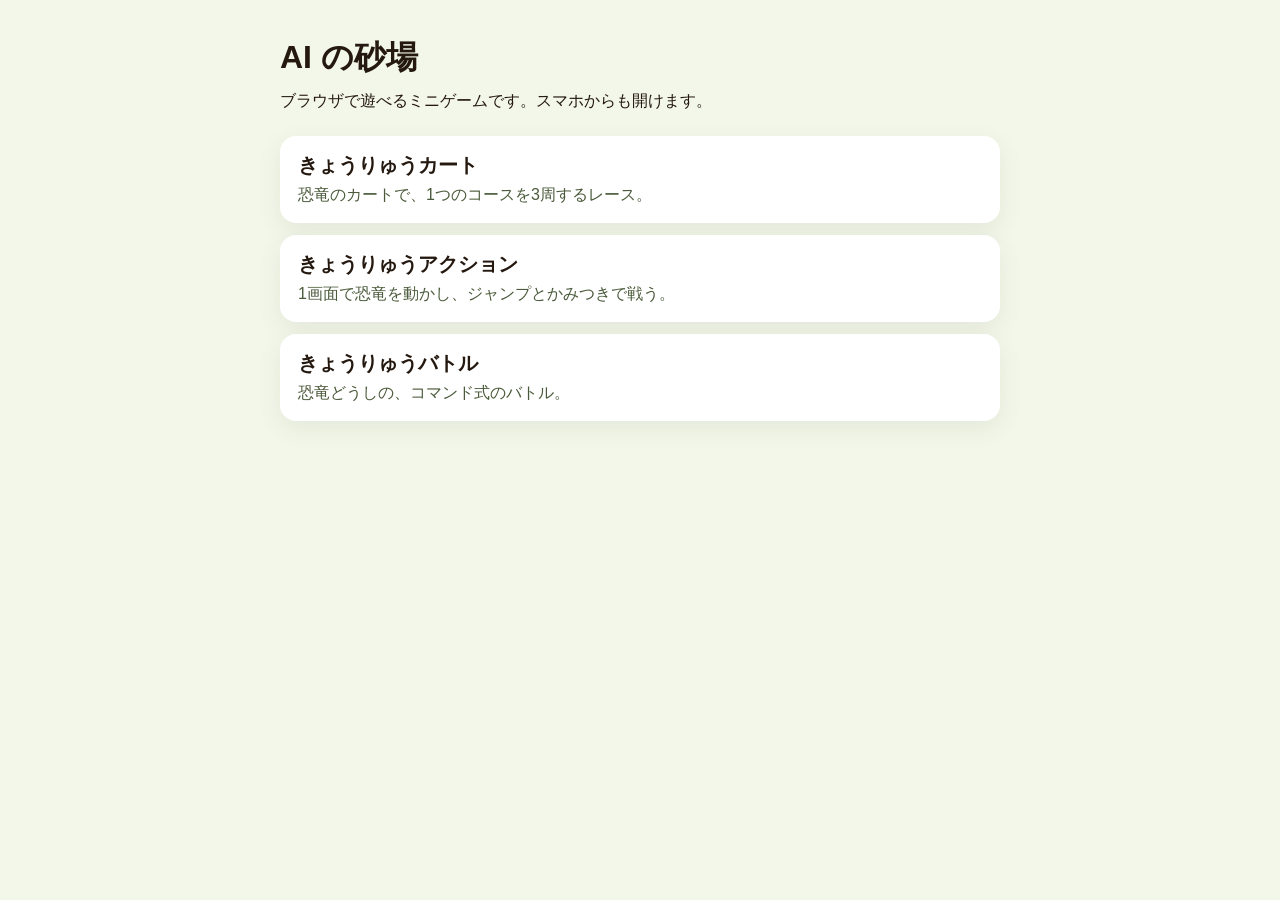
<file: index.html>
<!DOCTYPE html>
<html lang="ja">
<head>
<meta charset="UTF-8">
<meta name="viewport" content="width=device-width, initial-scale=1">
<title>AI の砂場</title>
<link rel="icon" href="data:image/svg+xml,%3Csvg xmlns='http://www.w3.org/2000/svg' viewBox='0 0 16 16'%3E%3Crect fill='%23e7f5d0' width='16' height='16'/%3E%3Ccircle cx='8' cy='8' r='4' fill='%232f9e44'/%3E%3C/svg%3E">
<style>
  :root { color-scheme: light; }
  body {
    margin: 0;
    min-height: 100vh;
    font-family: "Hiragino Maru Gothic ProN", "Yu Gothic", "Meiryo", sans-serif;
    color: #24180f;
    background: #f3f7ea;
  }
  main {
    max-width: 720px;
    margin: 0 auto;
    padding: 36px 18px 64px;
  }
  h1 { margin: 0 0 8px; font-size: 32px; }
  .lead { margin: 0 0 22px; line-height: 1.6; }
  ul { list-style: none; margin: 0; padding: 0; display: grid; gap: 12px; }
  a.card {
    display: block;
    padding: 16px 18px;
    border-radius: 16px;
    background: #fff;
    color: inherit;
    text-decoration: none;
    box-shadow: 0 8px 24px rgba(40, 60, 20, 0.08);
  }
  a.card strong { display: block; font-size: 20px; margin-bottom: 4px; }
  a.card span { color: #4a5a3a; line-height: 1.5; }
</style>
</head>
<body>
<main>
  <h1>AI の砂場</h1>
  <p class="lead">ブラウザで遊べるミニゲームです。スマホからも開けます。</p>
  <ul>
    <li>
      <a class="card" href="games/20261115_kyouryu_kart/">
        <strong>きょうりゅうカート</strong>
        <span>恐竜のカートで、1つのコースを3周するレース。</span>
      </a>
    </li>
    <li>
      <a class="card" href="games/20261115_kyouryu_action/">
        <strong>きょうりゅうアクション</strong>
        <span>1画面で恐竜を動かし、ジャンプとかみつきで戦う。</span>
      </a>
    </li>
    <li>
      <a class="card" href="games/20261115_kyouryu_battle/">
        <strong>きょうりゅうバトル</strong>
        <span>恐竜どうしの、コマンド式のバトル。</span>
      </a>
    </li>
  </ul>
</main>
</body>
</html>
</file>
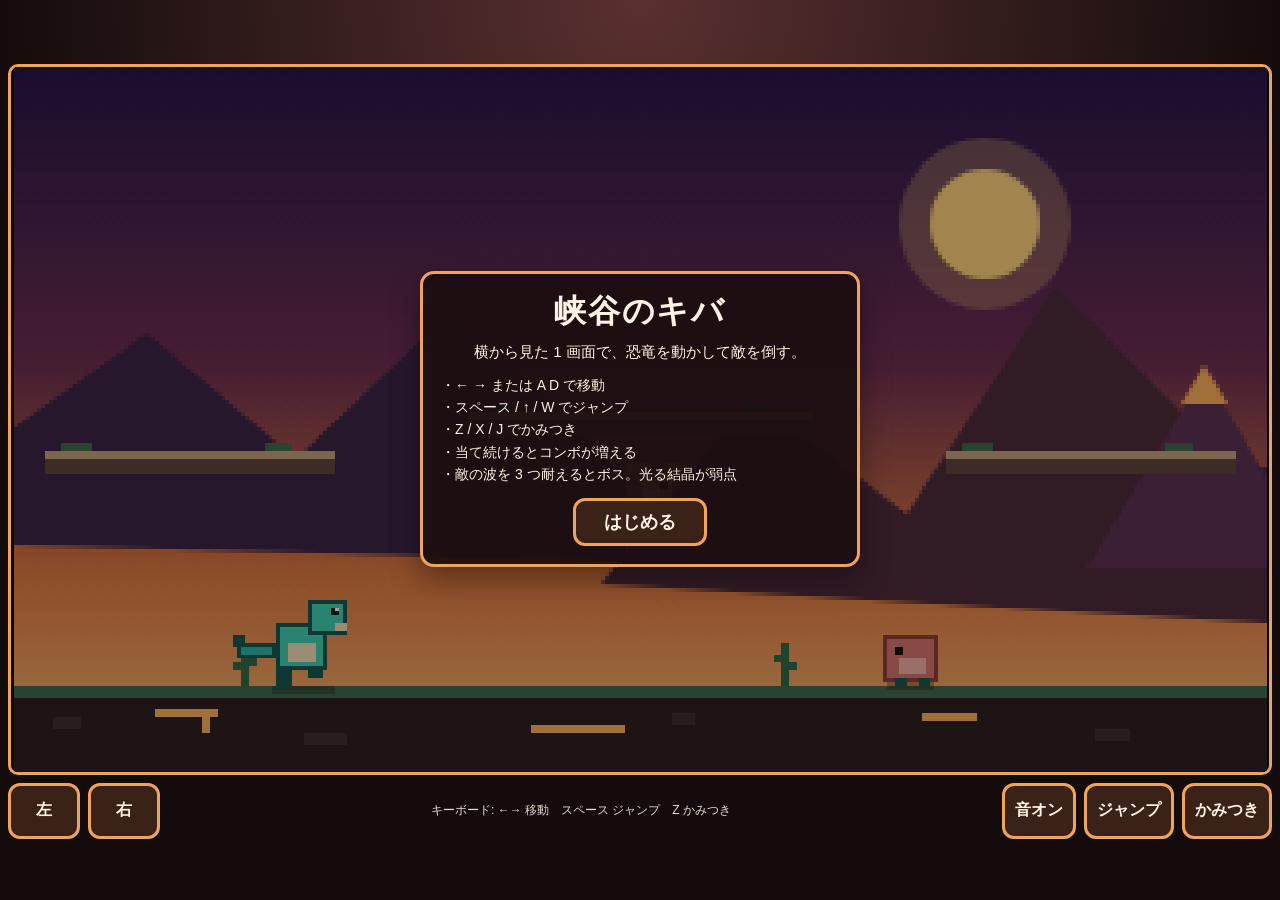
<file: games/20261115_kyouryu_action/index.html>
<!DOCTYPE html>
<html lang="ja">
<head>
<meta charset="UTF-8">
<meta name="viewport" content="width=device-width, initial-scale=1, viewport-fit=cover">
<title>峡谷のキバ</title>
<link rel="icon" href="data:image/svg+xml,%3Csvg xmlns='http://www.w3.org/2000/svg' viewBox='0 0 16 16'%3E%3Crect width='16' height='16' fill='%233ecfb2'/%3E%3Crect x='9' y='3' width='6' height='4' fill='%23f3e2b8'/%3E%3C/svg%3E">
<link rel="stylesheet" href="style.css">
</head>
<body>
<div id="app">
  <div id="stage">
    <canvas id="view" width="320" height="180"></canvas>
    <div id="hud" hidden>
      <div class="hud-row">
        <div id="hp" aria-live="polite">体力</div>
        <div id="timer">残り 3:00</div>
        <div id="wave">ウェーブ 1/3</div>
      </div>
      <div id="bossbar" hidden>
        <span>ボス</span>
        <span class="track"><span id="bossfill"></span></span>
      </div>
      <div id="combo-wrap">
        <div id="combo" aria-live="polite">コンボ 0</div>
        <div id="chain" hidden><span id="chainfill"></span></div>
      </div>
    </div>
    <div id="banner" hidden>
      <div id="banner-main"></div>
      <div id="banner-sub"></div>
    </div>
    <div id="overlay">
      <div class="panel" id="panel"></div>
    </div>
  </div>
  <div id="pads">
    <div class="cluster">
      <button type="button" id="btn-left" aria-label="左へ移動">左</button>
      <button type="button" id="btn-right" aria-label="右へ移動">右</button>
    </div>
    <p id="hint">キーボード: ←→ 移動　スペース ジャンプ　Z かみつき</p>
    <button type="button" id="btn-sound" aria-pressed="true">音オン</button>
    <div class="cluster">
      <button type="button" id="btn-jump" aria-label="ジャンプ">ジャンプ</button>
      <button type="button" id="btn-bite" aria-label="かみつき">かみつき</button>
    </div>
  </div>
</div>
<script src="game.js"></script>
</body>
</html>
</file>
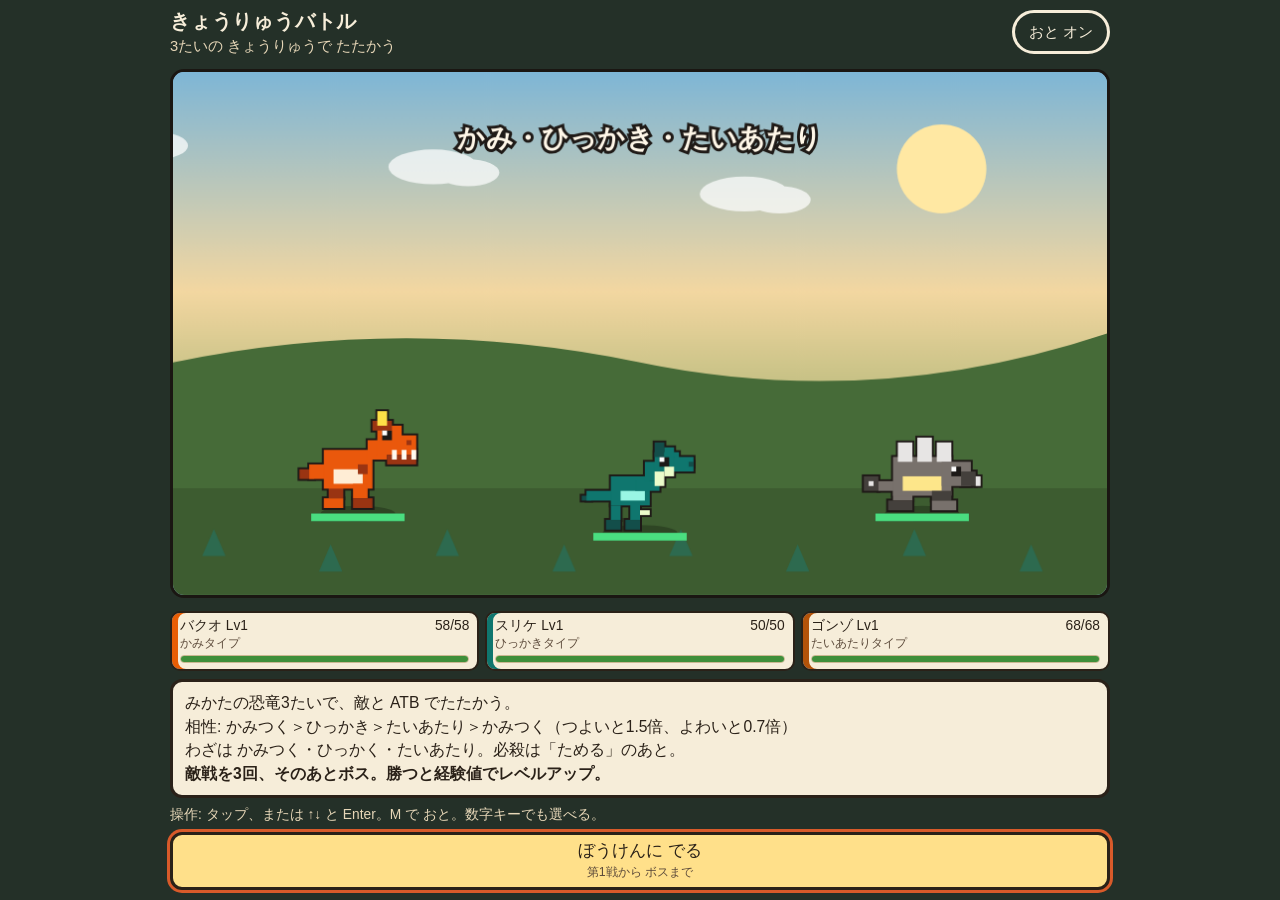
<file: games/20261115_kyouryu_battle/index.html>
<!DOCTYPE html>
<html lang="ja">
<head>
  <meta charset="utf-8">
  <meta name="viewport" content="width=device-width, initial-scale=1, viewport-fit=cover">
  <title>きょうりゅうバトル</title>
  <link rel="icon" href="data:image/svg+xml,%3Csvg xmlns='http://www.w3.org/2000/svg' viewBox='0 0 16 16'%3E%3Crect width='16' height='16' fill='%232a2118'/%3E%3Crect x='2' y='9' width='8' height='3' fill='%23ea580c'/%3E%3Crect x='8' y='5' width='6' height='4' fill='%23f97316'/%3E%3Crect x='10' y='6' width='2' height='2' fill='%231c1917'/%3E%3C/svg%3E">
  <link rel="stylesheet" href="style.css">
</head>
<body>
  <div id="app">
    <header>
      <div>
        <h1>きょうりゅうバトル</h1>
        <p id="subtitle">3たいの きょうりゅうで たたかう</p>
      </div>
      <button id="mute" type="button" aria-label="おとをきりかえる">おと オン</button>
    </header>
    <div id="stage">
      <canvas id="view" width="960" height="540"></canvas>
    </div>
    <div id="roster"></div>
    <div id="log" role="log" aria-live="polite"></div>
    <p id="hint"></p>
    <div id="panel"></div>
  </div>
  <script src="game.js"></script>
</body>
</html>
</file>
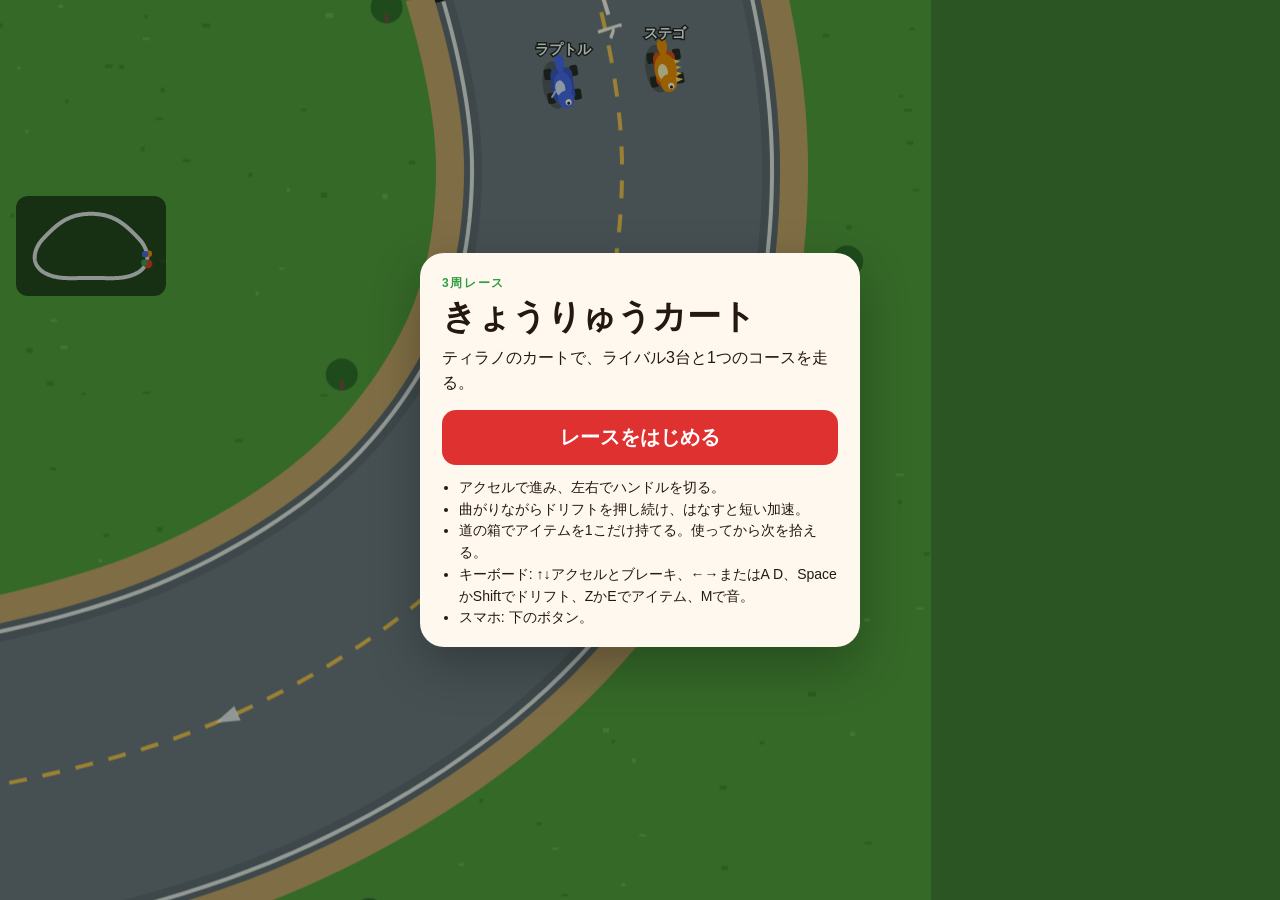
<file: games/20261115_kyouryu_kart/index.html>
<!DOCTYPE html>
<html lang="ja">
<head>
<meta charset="UTF-8">
<meta name="viewport" content="width=device-width, initial-scale=1, maximum-scale=1, user-scalable=no, viewport-fit=cover">
<meta name="description" content="恐竜がカートで走る、上から見下ろす3周レース">
<title>きょうりゅうカート</title>
<link rel="icon" href="data:image/svg+xml,%3Csvg xmlns='http://www.w3.org/2000/svg' viewBox='0 0 16 16'%3E%3Crect fill='%235c8a32' width='16' height='16'/%3E%3Ccircle cx='9' cy='8' r='4' fill='%23e03131'/%3E%3Ccircle cx='11' cy='7' r='1' fill='%23fff'/%3E%3C/svg%3E">
<link rel="stylesheet" href="style.css">
</head>
<body>
<canvas id="view" width="1280" height="720"></canvas>

<div id="hud" hidden>
  <section class="panel left" aria-label="順位">
    <div class="rank-row">
      <span id="rank-num">1位</span>
      <span id="rank-total">/ 4台</span>
    </div>
    <div id="lap">1 / 3 周</div>
    <ol id="order"></ol>
  </section>
  <section class="panel right" aria-label="タイム">
    <div class="label">ラップ</div>
    <div id="time">0:00.00</div>
    <div id="total">合計 0:00.00</div>
    <div id="best">ベスト --:--.--</div>
    <div id="item">アイテム なし</div>
    <button id="mute" type="button">音オン</button>
  </section>
  <div id="drift" hidden aria-hidden="true"><div id="drift-fill"></div></div>
  <p id="hint">↑アクセル　←→ハンドル　Spaceドリフト　Zアイテム</p>
  <div id="toast" aria-live="polite"></div>
</div>

<div id="countdown" hidden aria-live="assertive"></div>

<div id="overlay">
  <div class="card">
    <p class="eyebrow">3周レース</p>
    <h1>きょうりゅうカート</h1>
    <p class="lead">ティラノのカートで、ライバル3台と1つのコースを走る。</p>
    <button id="start" type="button">レースをはじめる</button>
    <ul class="help">
      <li>アクセルで進み、左右でハンドルを切る。</li>
      <li>曲がりながらドリフトを押し続け、はなすと短い加速。</li>
      <li>道の箱でアイテムを1こだけ持てる。使ってから次を拾える。</li>
      <li>キーボード: ↑↓アクセルとブレーキ、←→またはA D、SpaceかShiftでドリフト、ZかEでアイテム、Mで音。</li>
      <li>スマホ: 下のボタン。</li>
    </ul>
  </div>
</div>

<div id="result" hidden></div>

<div class="pad pad-left" hidden>
  <button type="button" class="btn" data-act="left" aria-label="左">左</button>
  <button type="button" class="btn" data-act="right" aria-label="右">右</button>
</div>
<div class="pad pad-right" hidden>
  <button type="button" class="btn item" data-act="item" aria-label="アイテム">アイテム</button>
  <button type="button" class="btn drift" data-act="drift" aria-label="ドリフト">ドリフト</button>
  <button type="button" class="btn accel" data-act="accel" aria-label="アクセル">アクセル</button>
</div>

<p id="fatal" hidden></p>
<script src="game.js"></script>
</body>
</html>
</file>
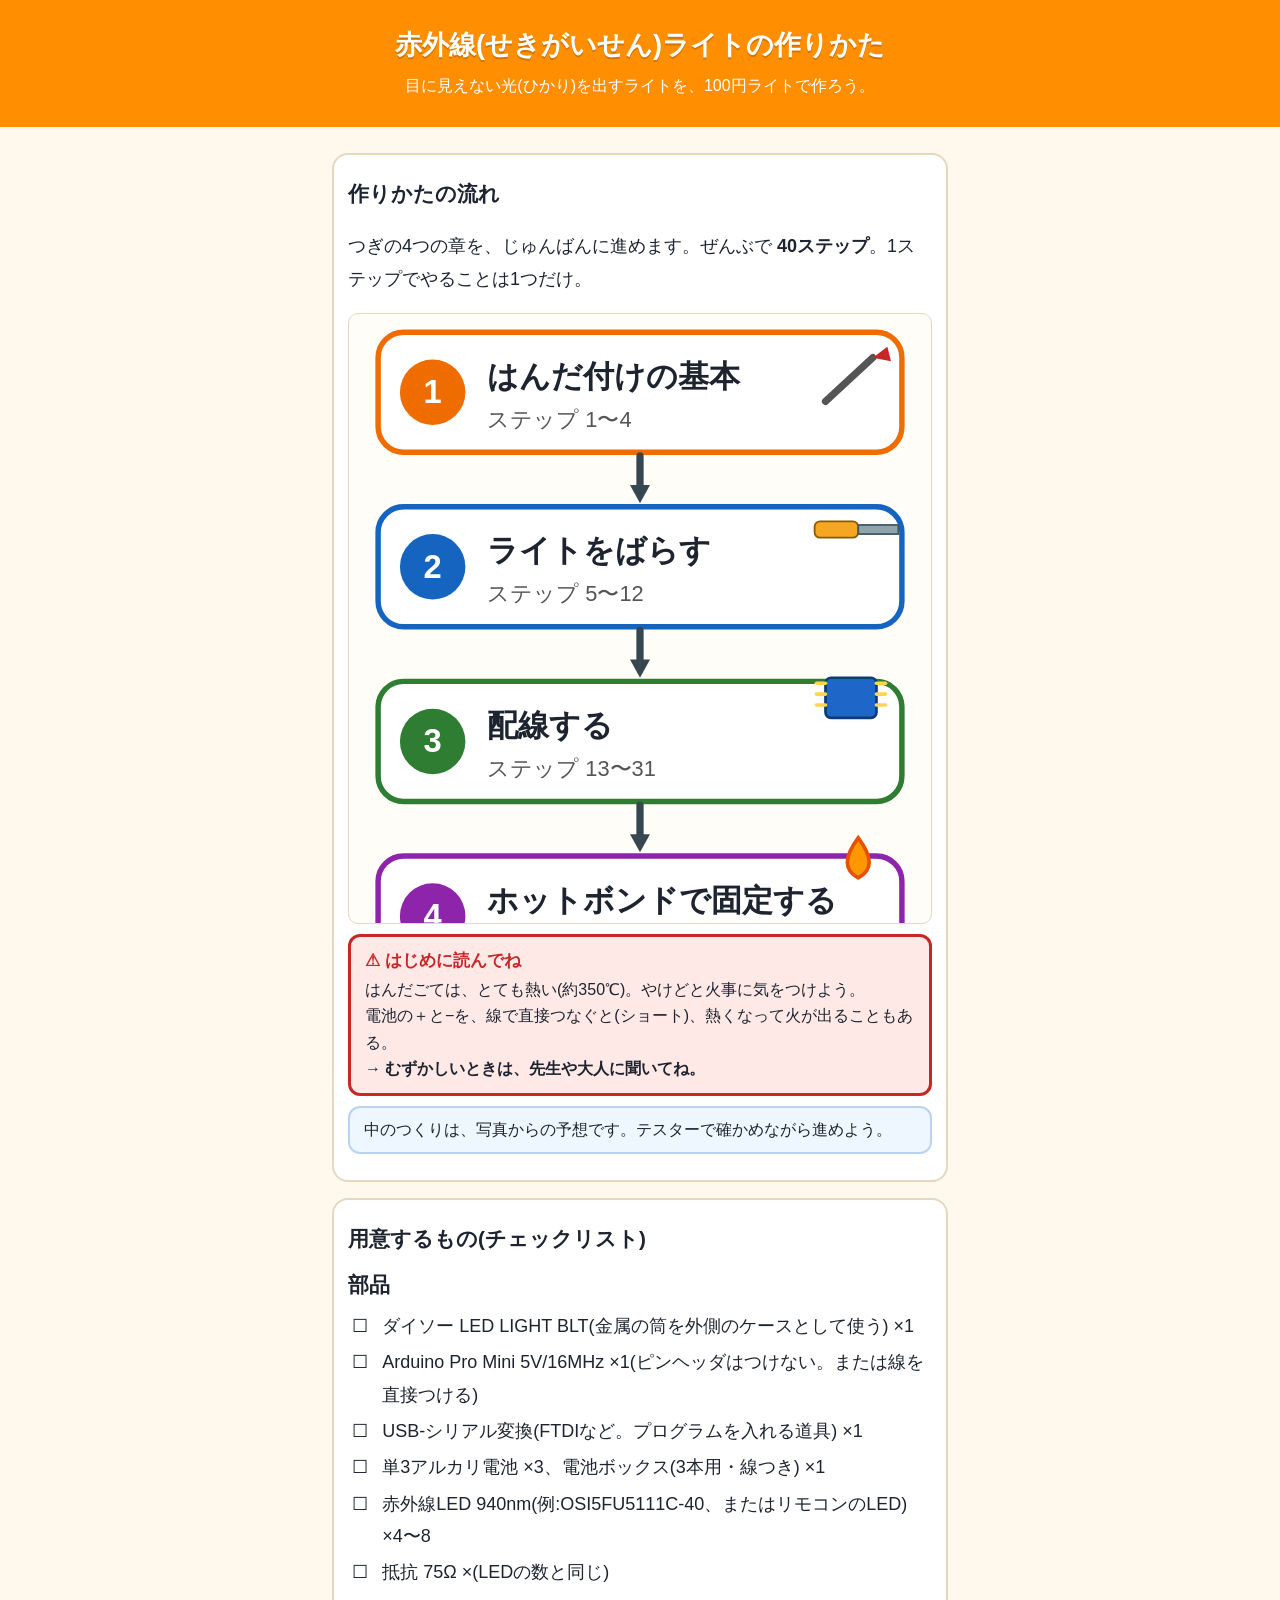
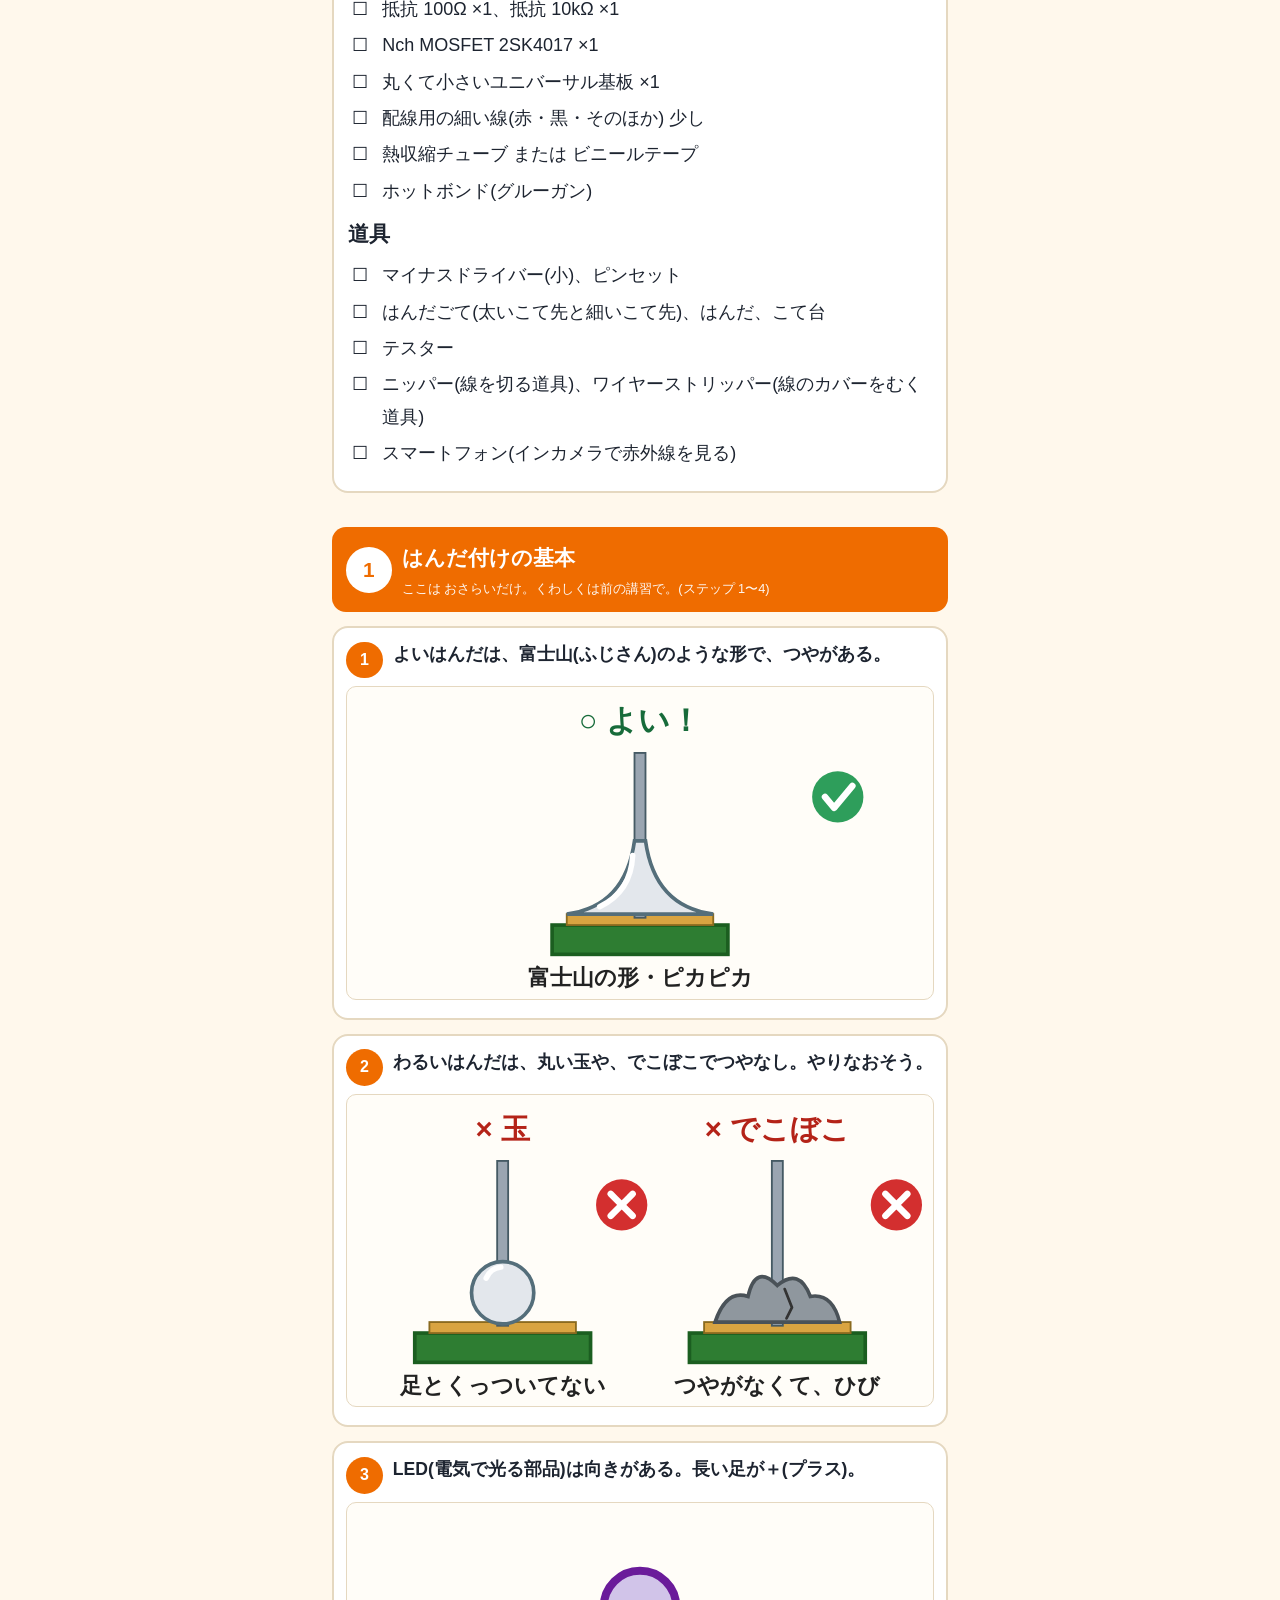
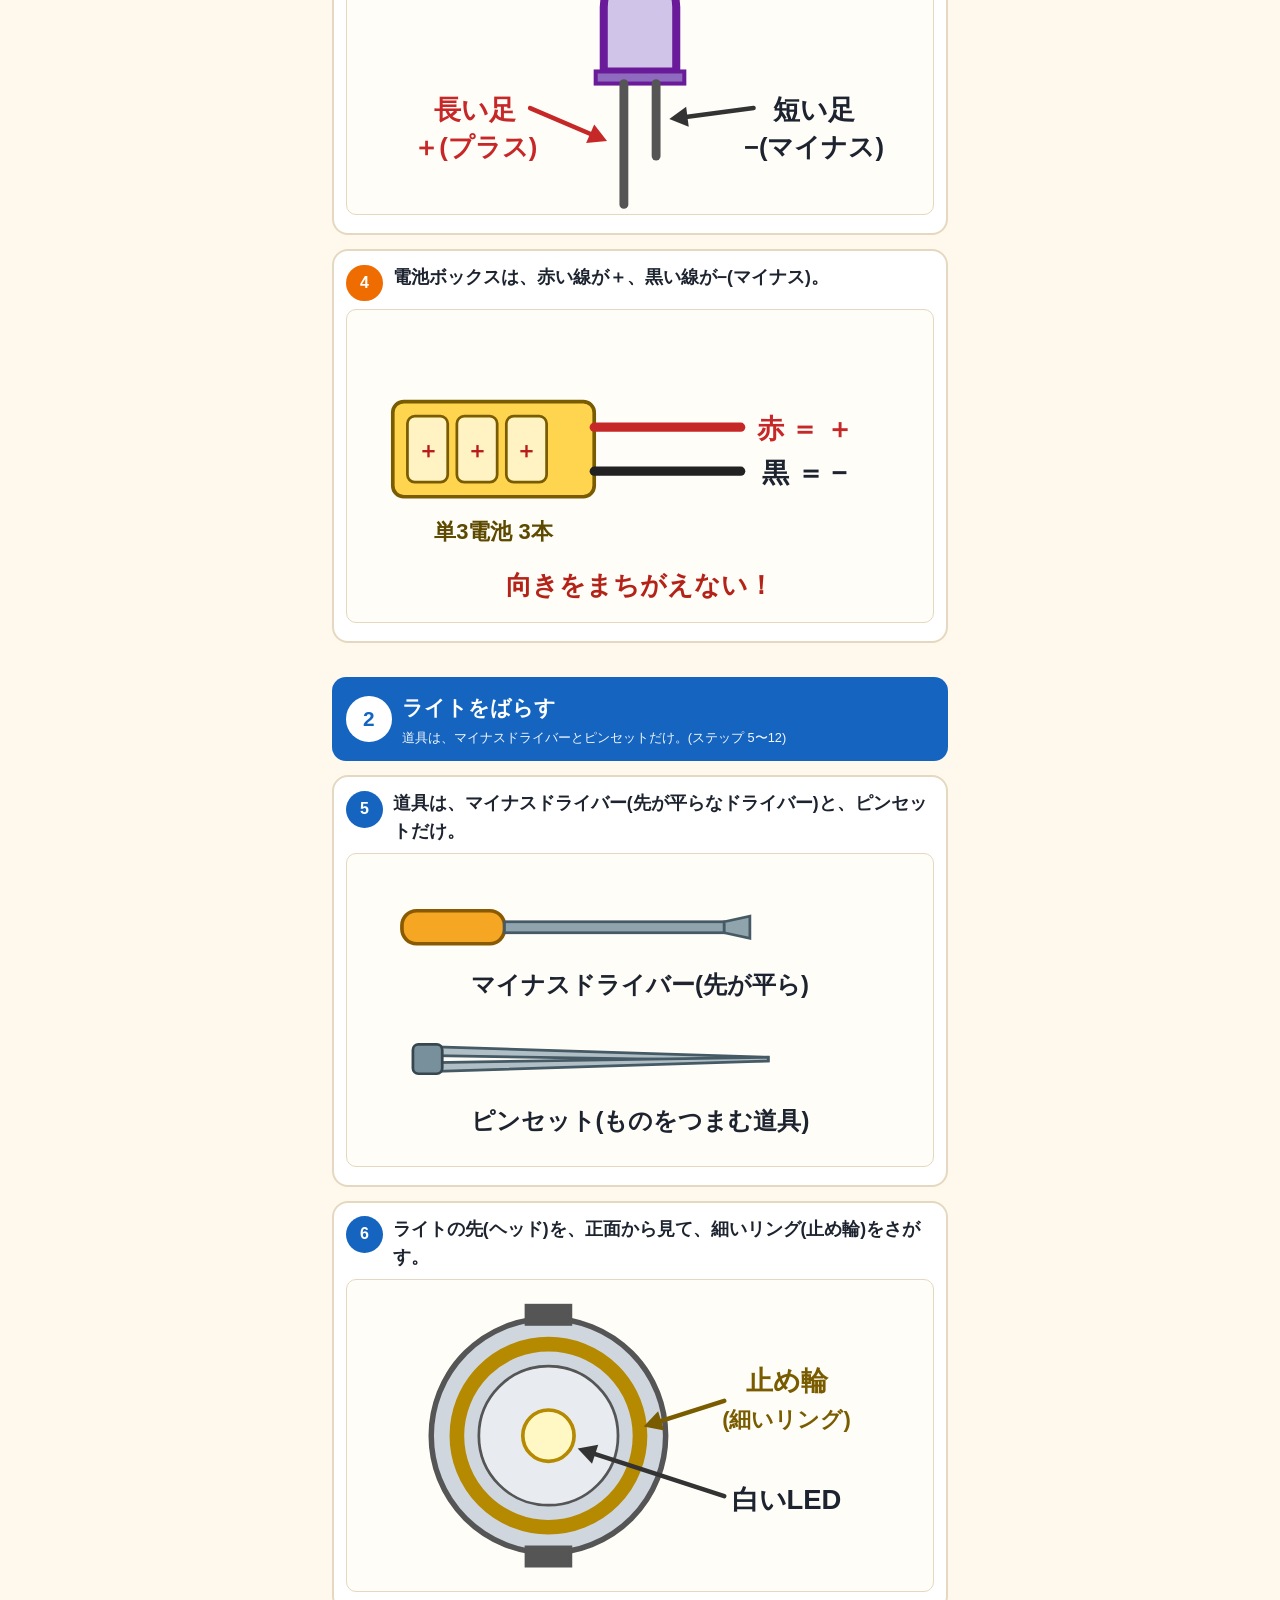
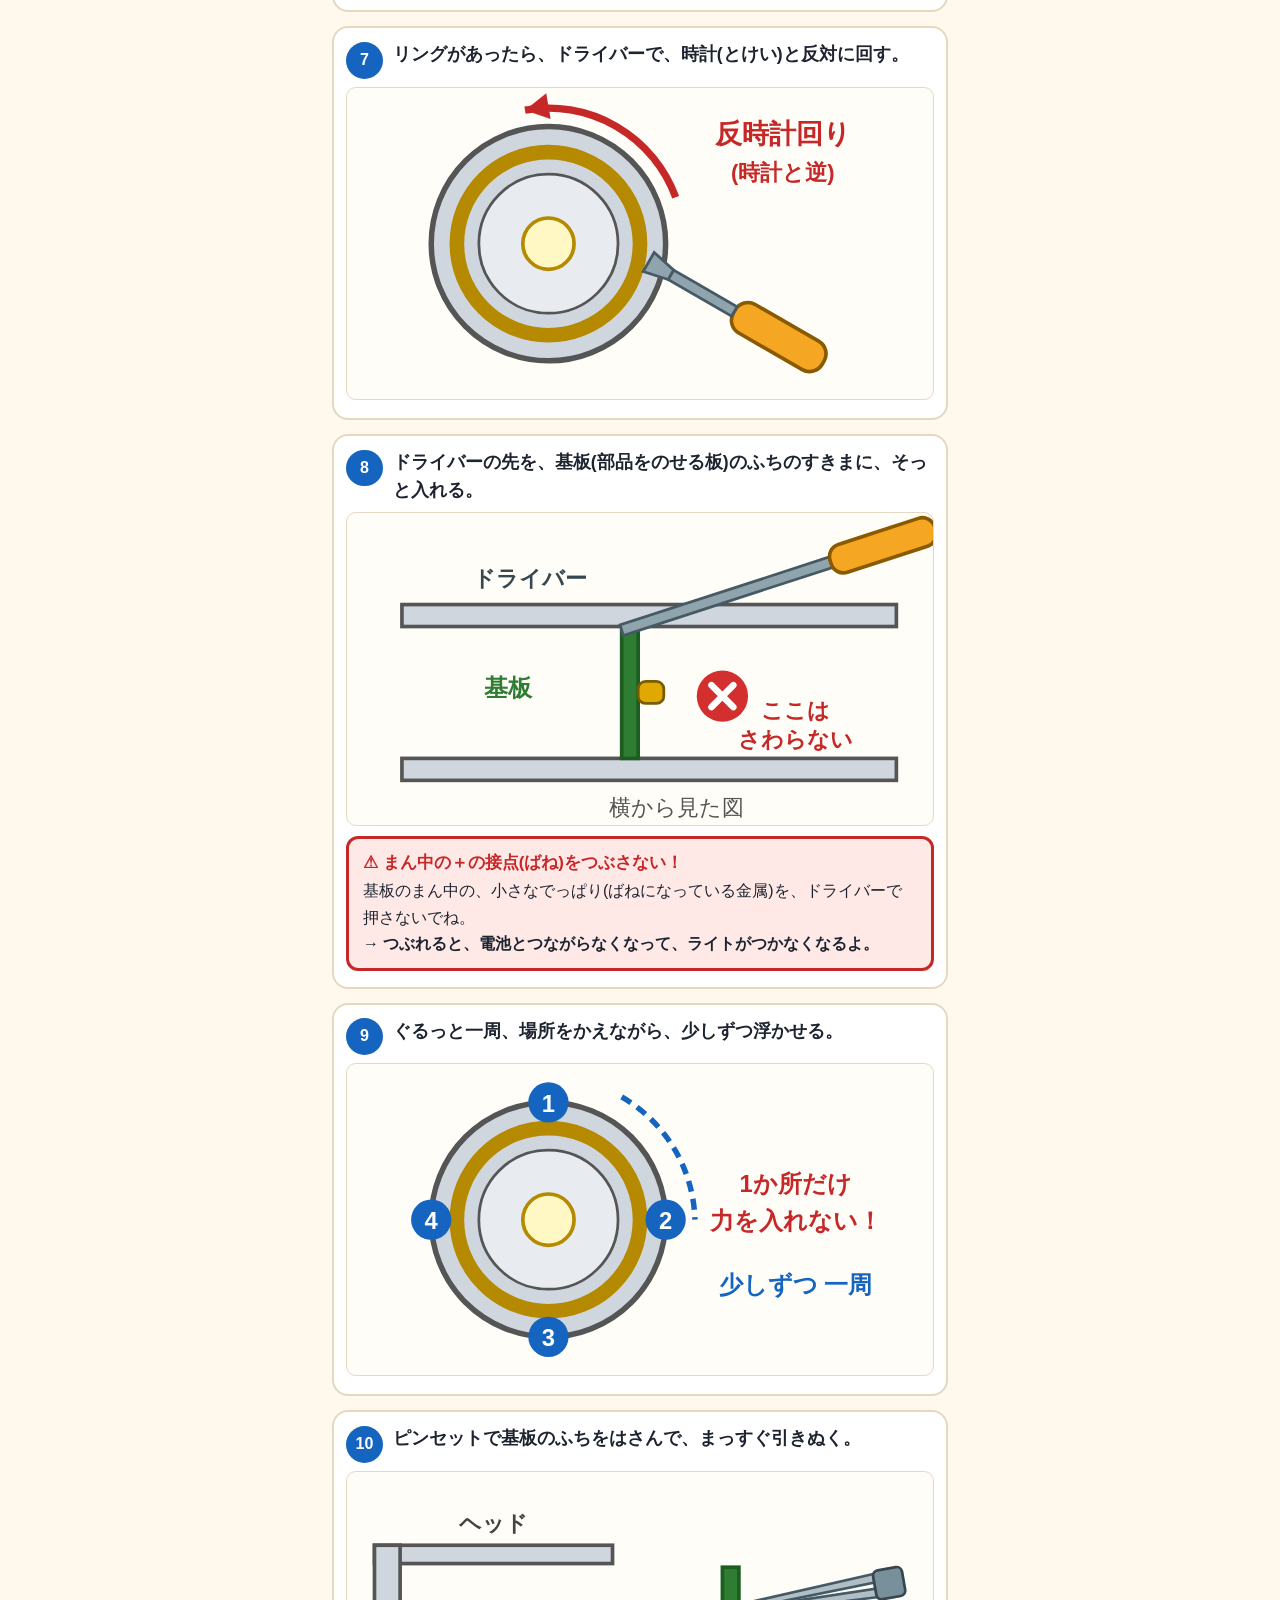
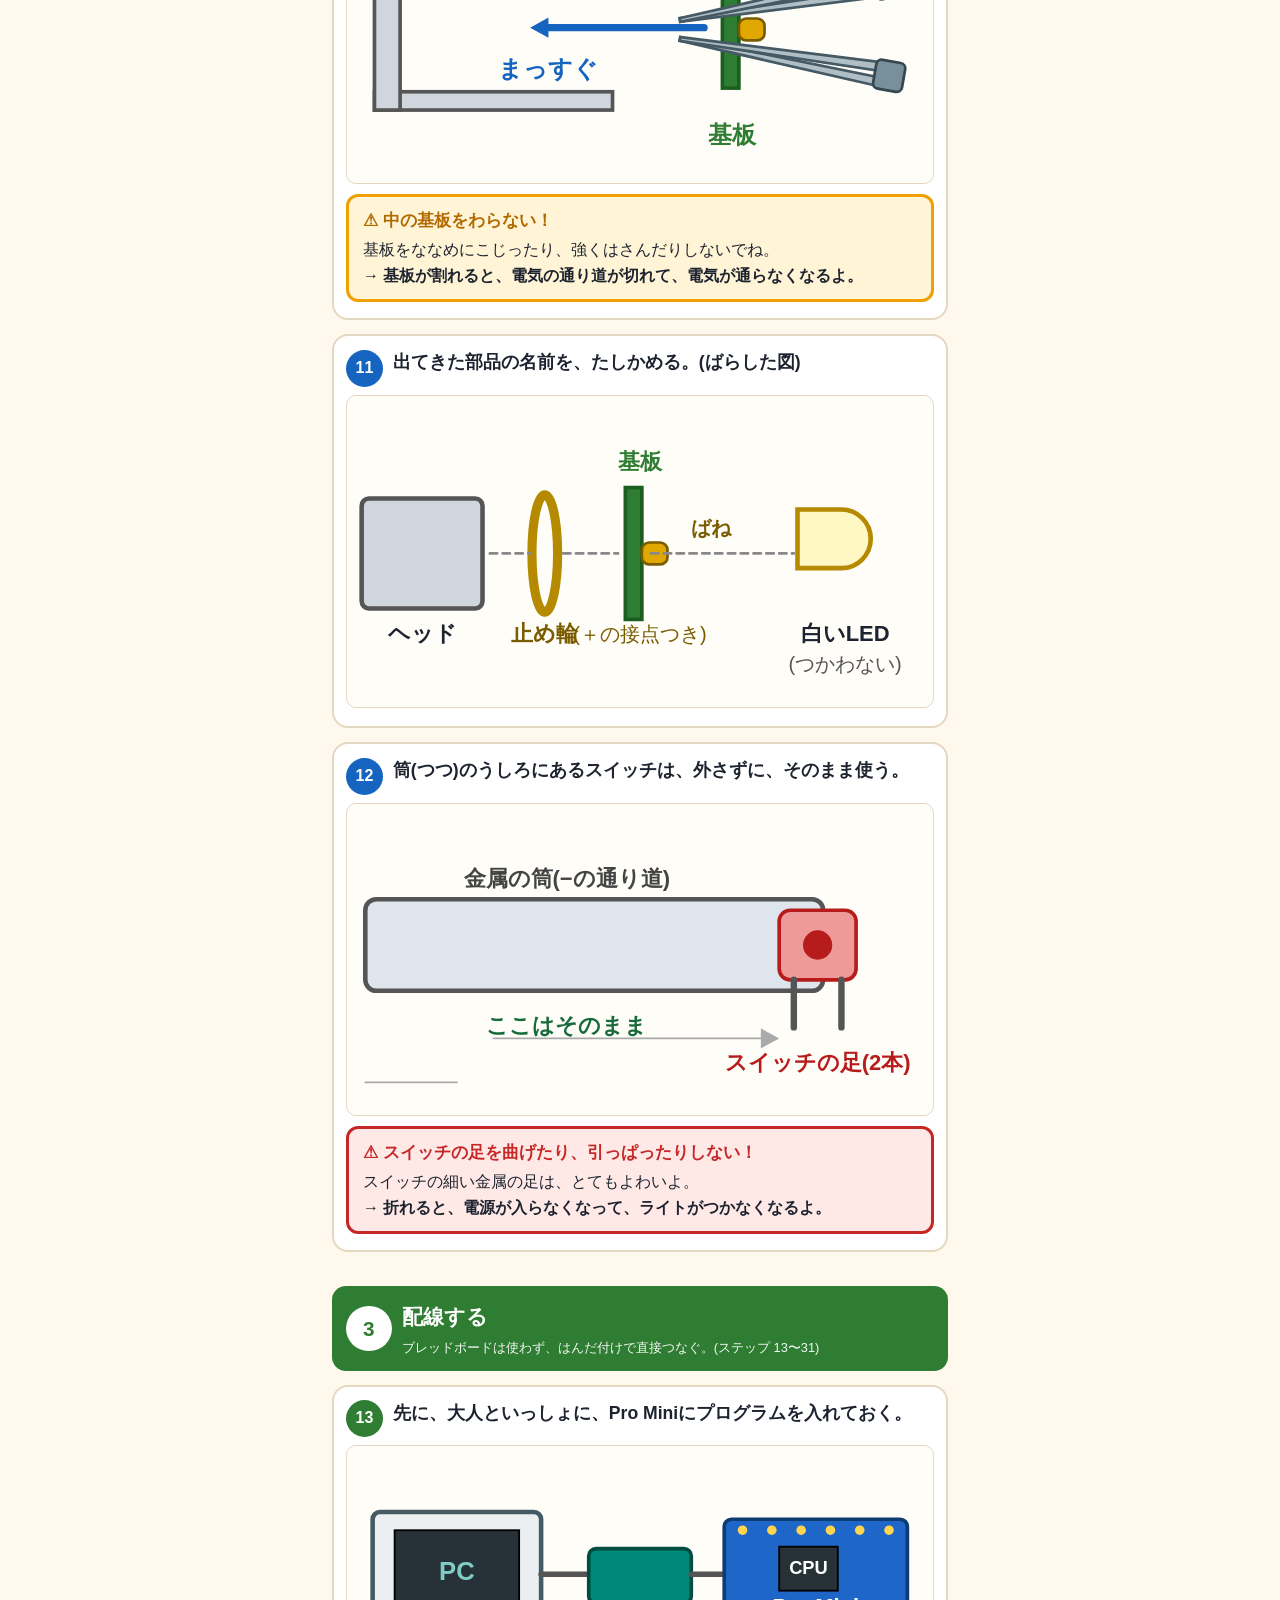
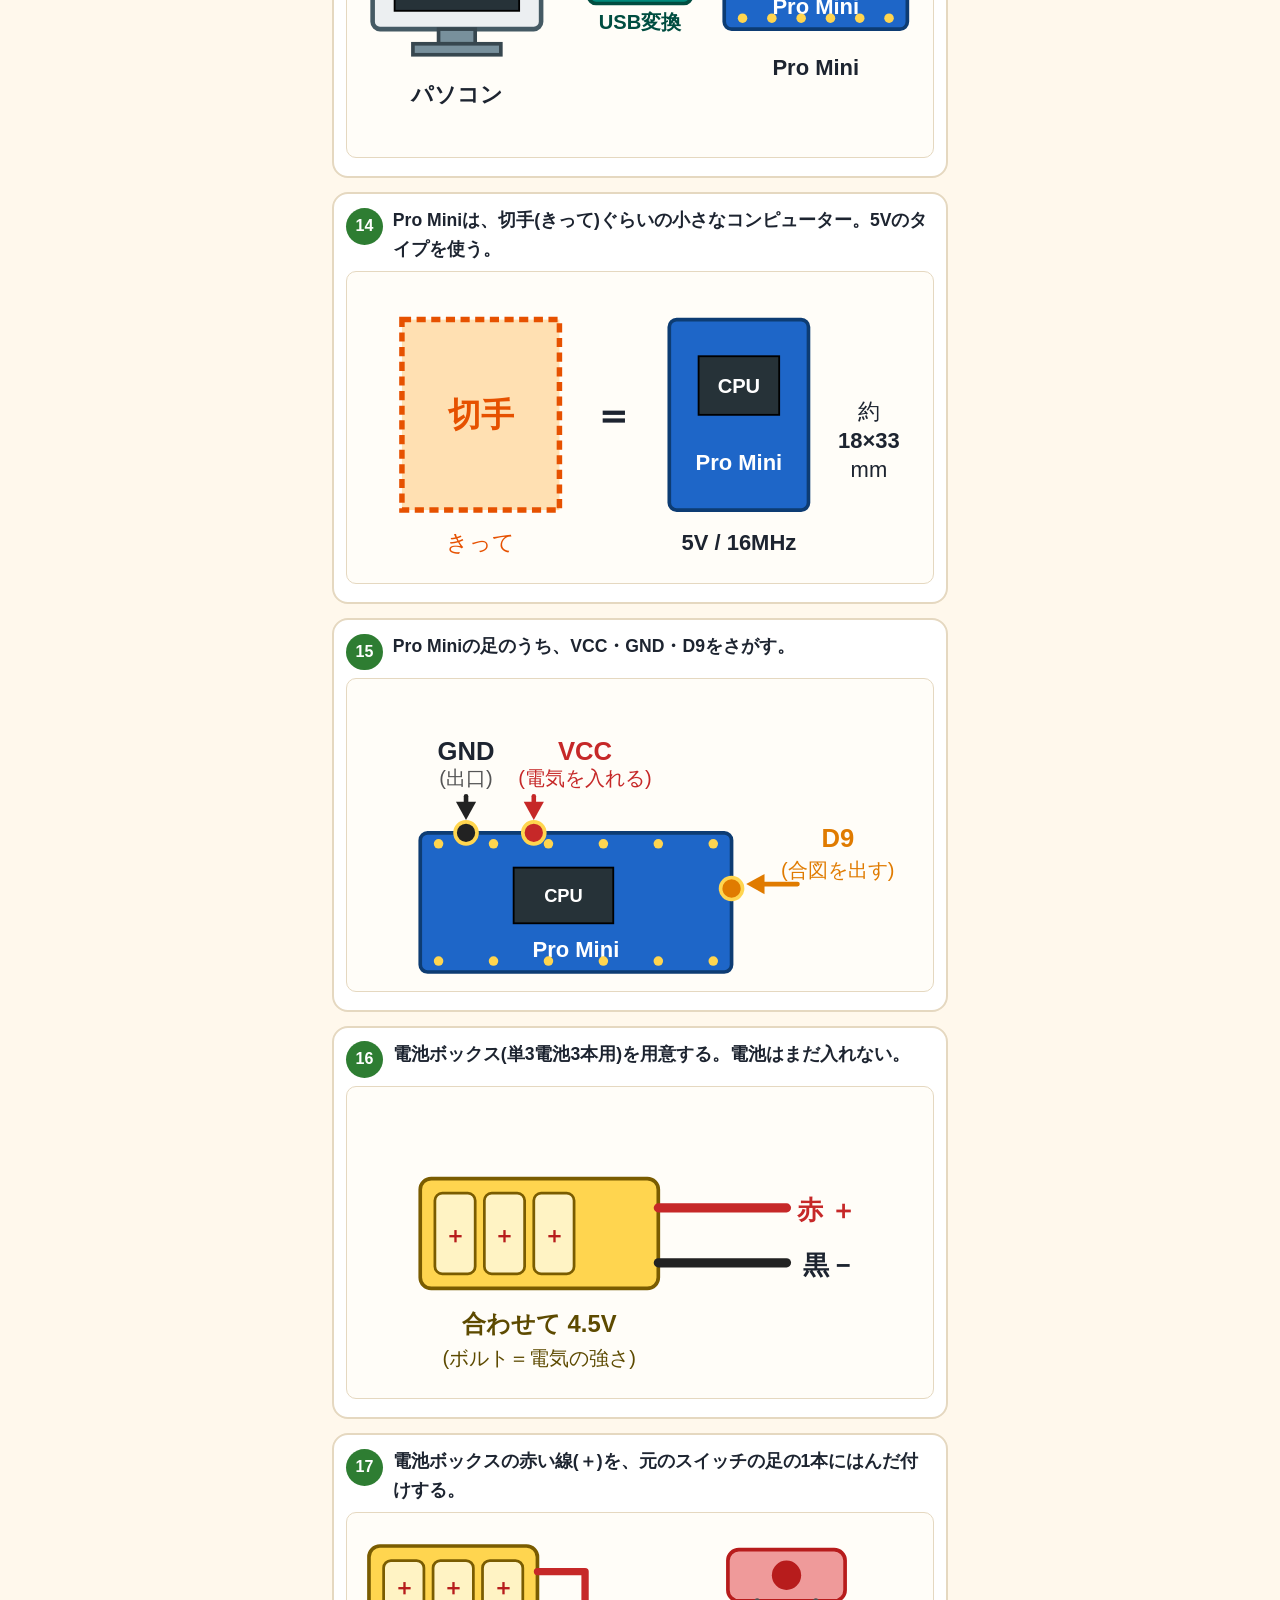
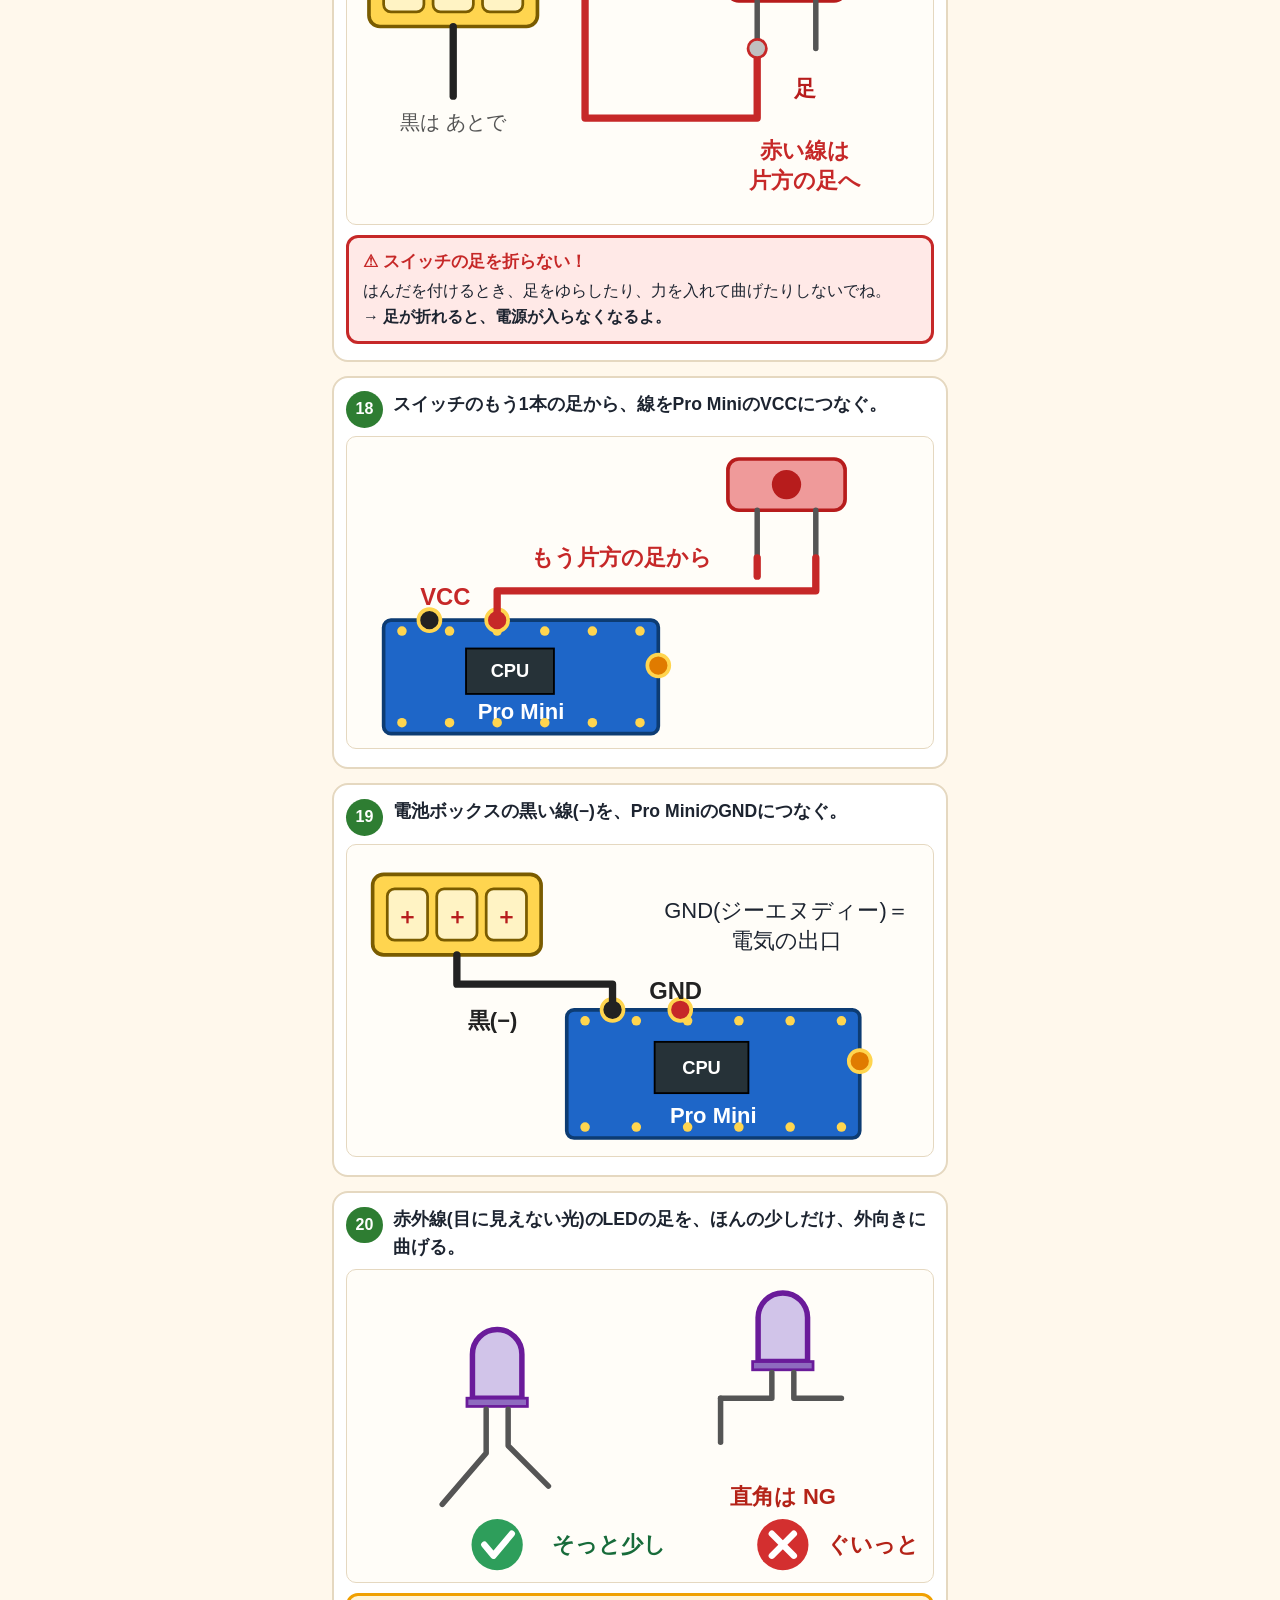
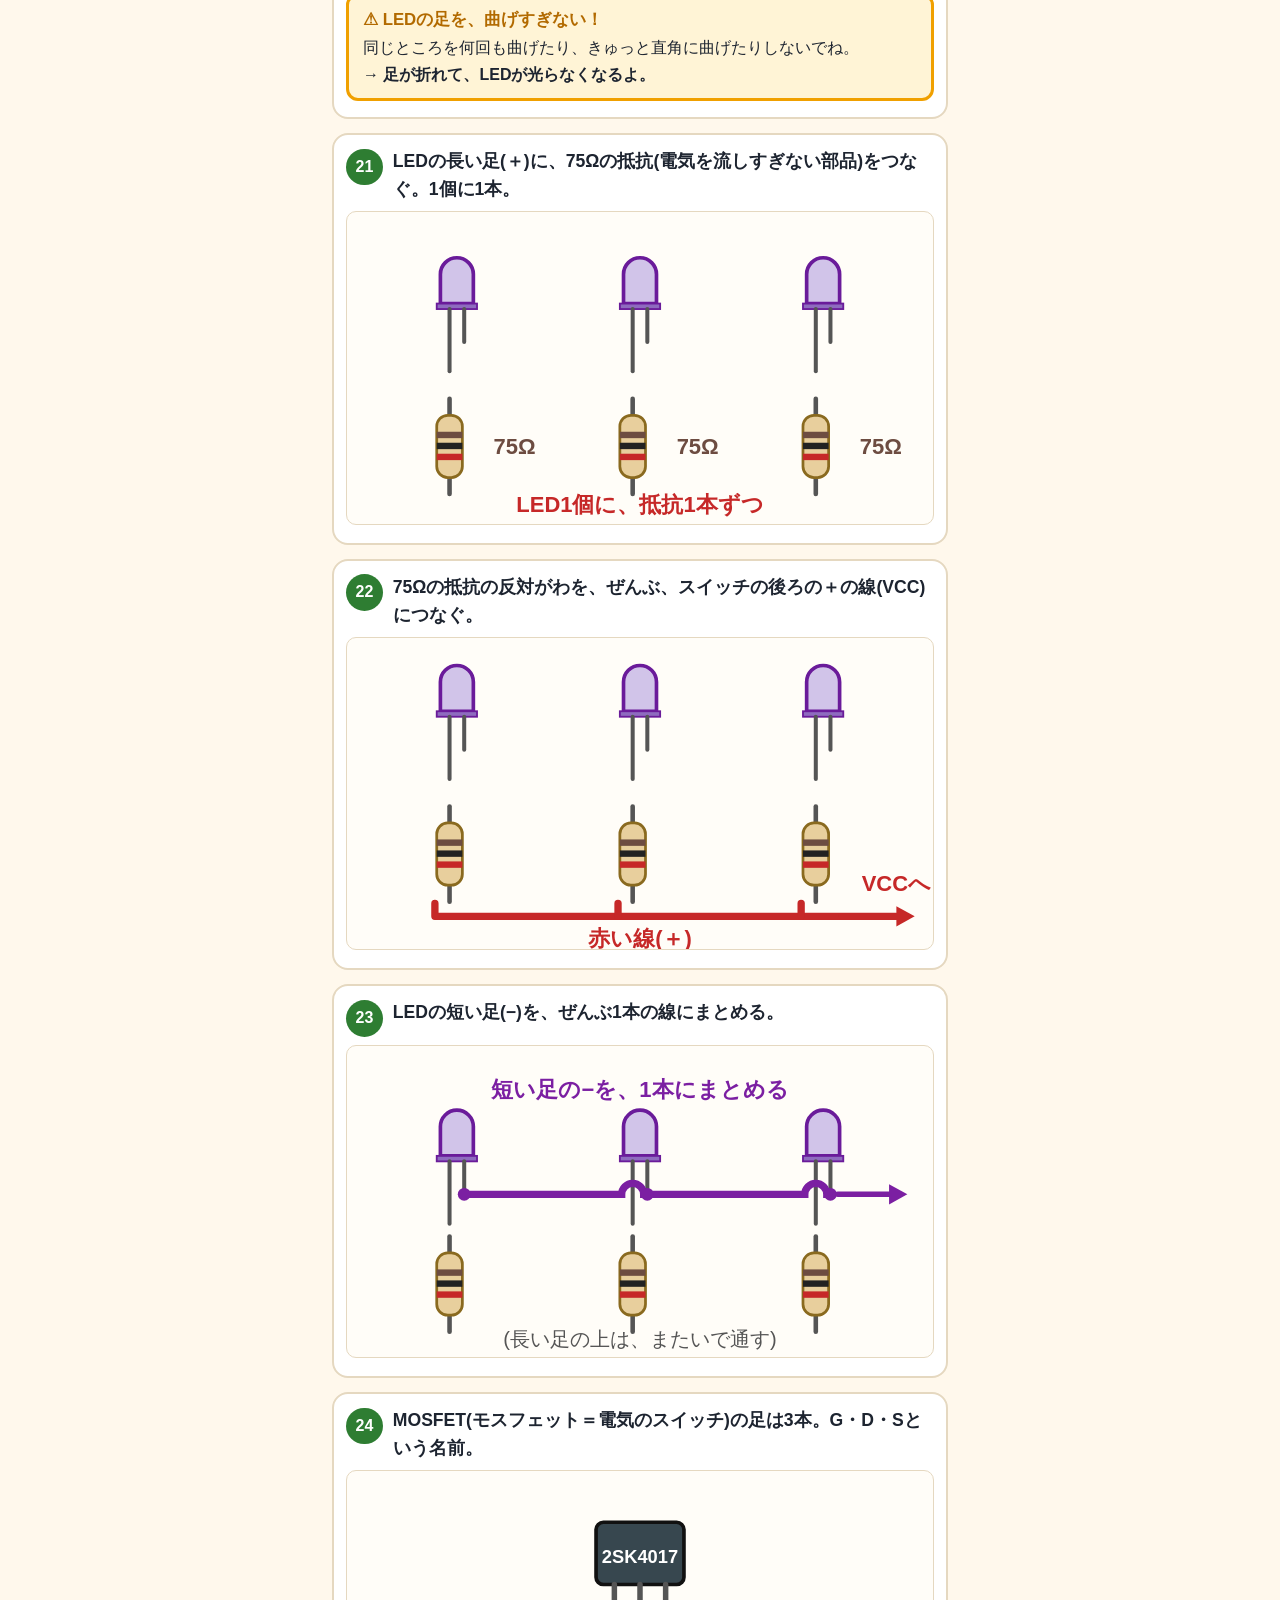
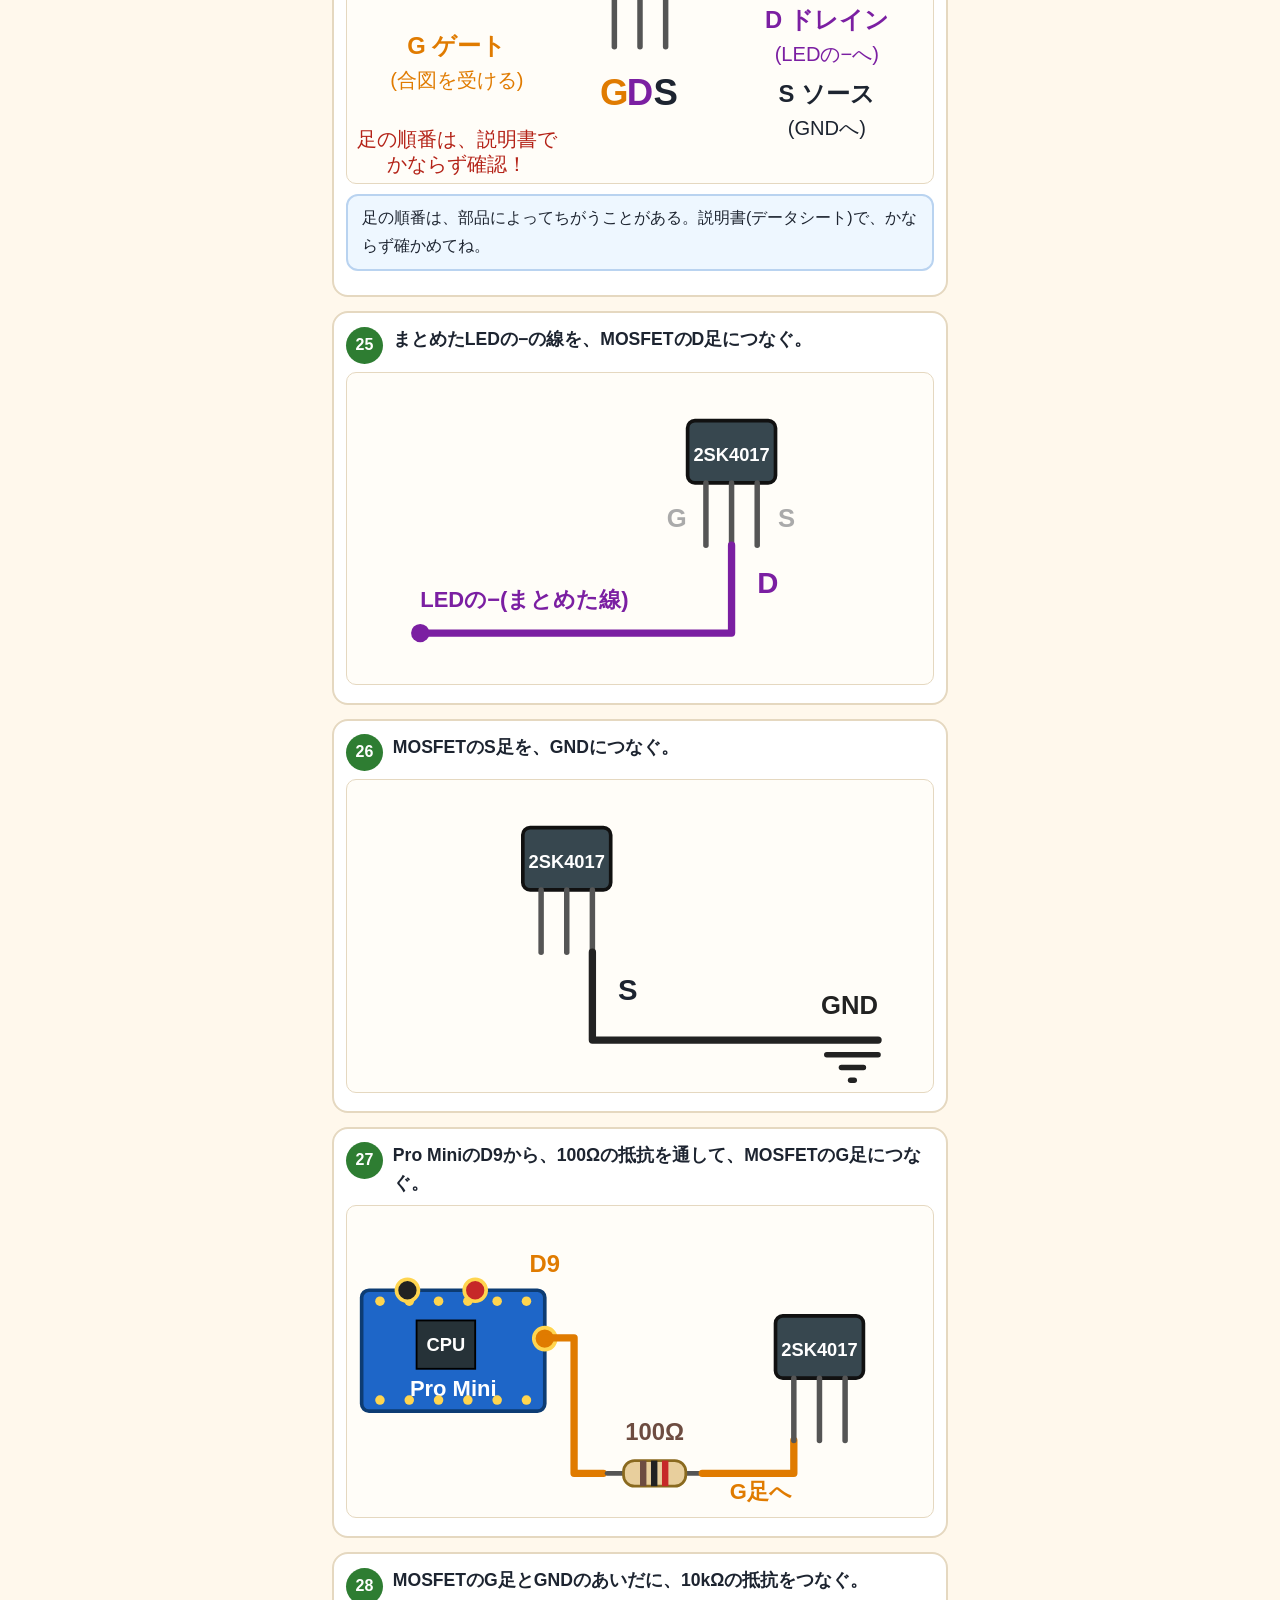
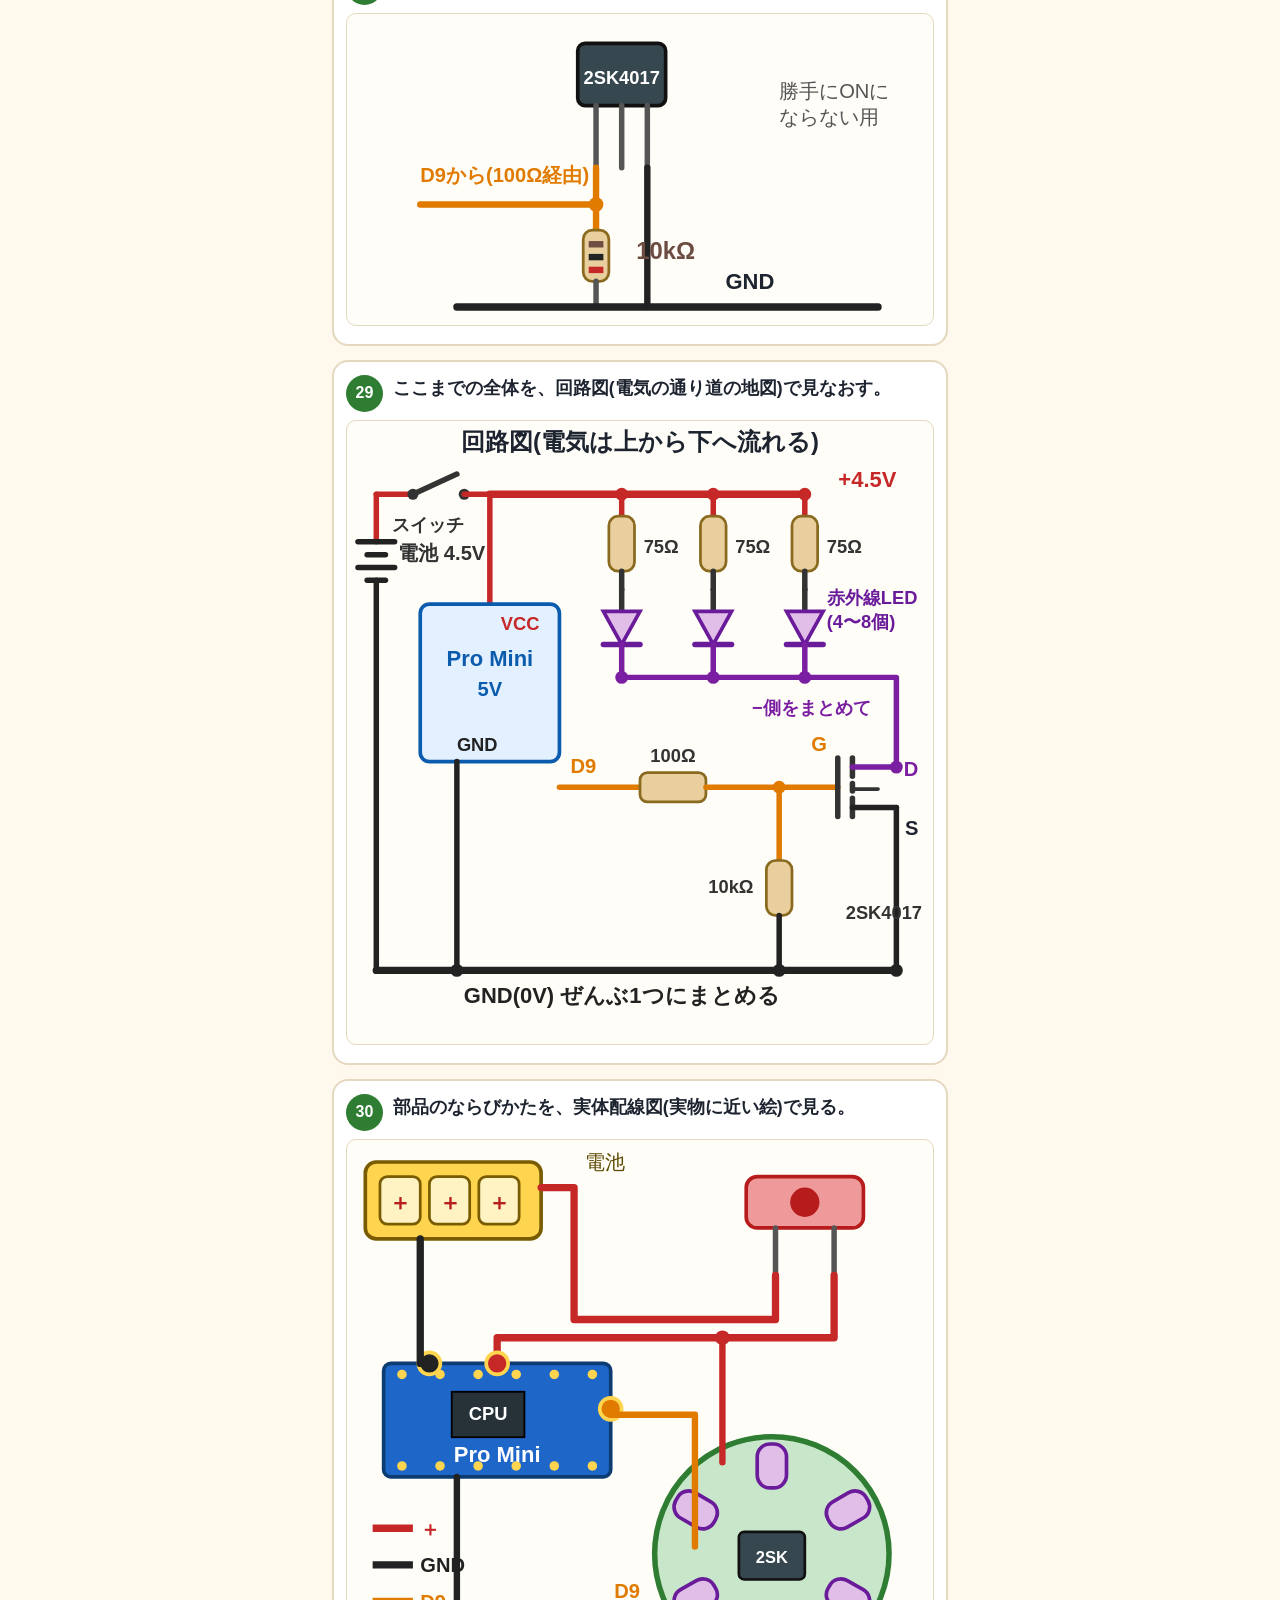
<file: games/2026-11-21_赤外線ライト/赤外線ライト.html>
<!DOCTYPE html>
<html lang="ja">
<head>
<meta charset="utf-8">
<meta name="viewport" content="width=device-width, initial-scale=1">
<title>赤外線ライト</title>
<style>
:root{--ink:#1d2430;--sub:#4a5568;--bg:#fff8ec;--line:#e5d8c0;--red:#c62828;--amber:#b26a00}
*{box-sizing:border-box}
body{margin:0;background:var(--bg);color:var(--ink);font-family:-apple-system,"Hiragino Maru Gothic ProN","Hiragino Sans","Noto Sans JP","Yu Gothic",Meiryo,sans-serif;font-size:18px;line-height:1.8;-webkit-text-size-adjust:100%}
header{background:#ff8f00;color:#fff;padding:26px 16px;text-align:center}
header h1{margin:0;font-size:1.7rem;line-height:1.4;text-shadow:0 2px 0 rgba(0,0,0,.18)}
header p{margin:8px 0 0;font-size:1rem}
main{max-width:640px;margin:0 auto;padding:10px 12px 60px}
section.box{background:#fff;border:2px solid var(--line);border-radius:16px;padding:8px 14px 16px;margin:16px 0}
h2{font-size:1.3rem;margin:12px 0 6px}
svg{display:block;width:100%;height:auto;margin:8px auto 4px;background:#fffdf8;border:1px solid var(--line);border-radius:10px}
svg text{font-family:-apple-system,"Hiragino Maru Gothic ProN","Hiragino Sans","Noto Sans JP","Yu Gothic",Meiryo,sans-serif}
.chap{display:flex;align-items:center;gap:10px;margin:34px 0 8px;padding:12px 14px;border-radius:14px;color:#fff;font-size:1.3rem;font-weight:bold}
.chap small{display:block;font-size:.8rem;font-weight:normal;opacity:.95}
.chap .cn{flex:none;width:2.2em;height:2.2em;border-radius:50%;background:#fff;color:inherit;display:flex;align-items:center;justify-content:center}
.c1{background:#ef6c00}.c2{background:#1565c0}.c3{background:#2e7d32}.c4{background:#8e24aa}
.c1 .cn{color:#ef6c00}.c2 .cn{color:#1565c0}.c3 .cn{color:#2e7d32}.c4 .cn{color:#8e24aa}
.step{background:#fff;border:2px solid var(--line);border-radius:16px;padding:12px 12px 14px;margin:14px 0}
.step .h{display:flex;gap:10px;align-items:flex-start}
.step .no{flex:none;min-width:2.3em;height:2.3em;padding:0 .3em;border-radius:1.2em;color:#fff;font-weight:bold;display:flex;align-items:center;justify-content:center;font-size:1rem;margin-top:.1em}
.step p{margin:0;font-size:1.1rem;font-weight:bold;line-height:1.6}
.s1 .no{background:#ef6c00}.s2 .no{background:#1565c0}.s3 .no{background:#2e7d32}.s4 .no{background:#8e24aa}
.warn{border-radius:12px;padding:10px 14px;margin:10px 0 2px;font-size:1rem;line-height:1.65}
.warn b.t{display:block;font-size:1.05rem;margin-bottom:2px}
.warn span{display:block}
.warn.red{background:#ffe9e7;border:3px solid var(--red)}
.warn.red b.t{color:var(--red)}
.warn.amber{background:#fff4d6;border:3px solid #f0a000}
.warn.amber b.t{color:var(--amber)}
.warn .w2{font-weight:bold}
.note{background:#eef7ff;border:2px solid #b9d3f0;border-radius:12px;padding:8px 14px;margin:10px 0;font-size:1rem}
ul.chk{list-style:none;padding-left:0;margin:6px 0}
ul.chk li{padding-left:1.9em;position:relative;margin:4px 0}
ul.chk li:before{content:"☐";position:absolute;left:.2em}
details{background:#fff;border:2px solid #90a4ae;border-radius:14px;padding:8px 14px;margin:26px 0}
summary{cursor:pointer;font-weight:bold;font-size:1.1rem;padding:6px 0}
pre{background:#101820;color:#e6edf3;padding:12px;border-radius:8px;overflow-x:auto;font-size:13px;line-height:1.55;-webkit-overflow-scrolling:touch}
code{font-family:ui-monospace,Menlo,Consolas,monospace}
</style>
</head>
<body>
<header>
<h1>赤外線(せきがいせん)ライトの作りかた</h1>
<p>目に見えない光(ひかり)を出すライトを、100円ライトで作ろう。</p>
</header>
<main>
<section class="box">
<h2>作りかたの流れ</h2>
<p>つぎの4つの章を、じゅんばんに進めます。ぜんぶで <b>40ステップ</b>。1ステップでやることは1つだけ。</p>
<svg viewBox="0 0 320 335" role="img" aria-label="4つの章の流れ図"><rect x="16" y="10" width="288" height="66" rx="14" fill="#fff" stroke="#ef6c00" stroke-width="3"/><circle cx="46" cy="43" r="18" fill="#ef6c00" stroke="none" stroke-width="2"/><text x="46" y="49" font-size="18" fill="#fff" text-anchor="middle" font-weight="bold">1</text><text x="76" y="40" font-size="17" fill="#1d2430" text-anchor="start" font-weight="bold">はんだ付けの基本</text><text x="76" y="62" font-size="12" fill="#555" text-anchor="start">ステップ 1〜4</text><line x1="160" y1="78" x2="160.0" y2="97.0" stroke="#37474f" stroke-width="4" stroke-linecap="round"/><polygon points="160.0,104.0 154.5,94.0 165.5,94.0" fill="#37474f"/><rect x="16" y="106" width="288" height="66" rx="14" fill="#fff" stroke="#1565c0" stroke-width="3"/><circle cx="46" cy="139" r="18" fill="#1565c0" stroke="none" stroke-width="2"/><text x="46" y="145" font-size="18" fill="#fff" text-anchor="middle" font-weight="bold">2</text><text x="76" y="136" font-size="17" fill="#1d2430" text-anchor="start" font-weight="bold">ライトをばらす</text><text x="76" y="158" font-size="12" fill="#555" text-anchor="start">ステップ 5〜12</text><line x1="160" y1="174" x2="160.0" y2="193.0" stroke="#37474f" stroke-width="4" stroke-linecap="round"/><polygon points="160.0,200.0 154.5,190.0 165.5,190.0" fill="#37474f"/><rect x="16" y="202" width="288" height="66" rx="14" fill="#fff" stroke="#2e7d32" stroke-width="3"/><circle cx="46" cy="235" r="18" fill="#2e7d32" stroke="none" stroke-width="2"/><text x="46" y="241" font-size="18" fill="#fff" text-anchor="middle" font-weight="bold">3</text><text x="76" y="232" font-size="17" fill="#1d2430" text-anchor="start" font-weight="bold">配線する</text><text x="76" y="254" font-size="12" fill="#555" text-anchor="start">ステップ 13〜31</text><line x1="160" y1="270" x2="160.0" y2="289.0" stroke="#37474f" stroke-width="4" stroke-linecap="round"/><polygon points="160.0,296.0 154.5,286.0 165.5,286.0" fill="#37474f"/><rect x="16" y="298" width="288" height="66" rx="14" fill="#fff" stroke="#8e24aa" stroke-width="3"/><circle cx="46" cy="331" r="18" fill="#8e24aa" stroke="none" stroke-width="2"/><text x="46" y="337" font-size="18" fill="#fff" text-anchor="middle" font-weight="bold">4</text><text x="76" y="328" font-size="17" fill="#1d2430" text-anchor="start" font-weight="bold">ホットボンドで固定する</text><text x="76" y="350" font-size="12" fill="#555" text-anchor="start">ステップ 32〜40</text><line x1="262" y1="48" x2="288" y2="24" stroke="#555" stroke-width="4" stroke-linecap="round"/><polygon points="288,24 296,18 298,26" fill="#c62828"/><rect x="256" y="114" width="24" height="9" rx="3" fill="#f5a623" stroke="#8a5a00" stroke-width="1"/><rect x="280" y="116" width="22" height="5" rx="0" fill="#90a4ae" stroke="#455a64" stroke-width="1"/><rect x="262" y="200" width="28" height="22" rx="3" fill="#1e66c8" stroke="#0d3c73" stroke-width="1.5"/><line x1="262" y1="203" x2="257" y2="203" stroke="#ffd54f" stroke-width="2" stroke-linecap="round"/><line x1="290" y1="203" x2="295" y2="203" stroke="#ffd54f" stroke-width="2" stroke-linecap="round"/><line x1="262" y1="209" x2="257" y2="209" stroke="#ffd54f" stroke-width="2" stroke-linecap="round"/><line x1="290" y1="209" x2="295" y2="209" stroke="#ffd54f" stroke-width="2" stroke-linecap="round"/><line x1="262" y1="215" x2="257" y2="215" stroke="#ffd54f" stroke-width="2" stroke-linecap="round"/><line x1="290" y1="215" x2="295" y2="215" stroke="#ffd54f" stroke-width="2" stroke-linecap="round"/><path d="M280,288 q-12,16 0,22 q12,-6 0,-22 z" fill="#ff9800" stroke="#e65100" stroke-width="2"/></svg>
<div class="warn red" role="note"><b class="t">⚠ はじめに読んでね</b>
<span class="w1">はんだごては、とても熱い(約350℃)。やけどと火事に気をつけよう。</span>
<span class="w1">電池の＋と−を、線で直接つなぐと(ショート)、熱くなって火が出ることもある。</span>
<span class="w2">→ むずかしいときは、先生や大人に聞いてね。</span></div>
<div class="note">中のつくりは、写真からの予想です。テスターで確かめながら進めよう。</div>
</section>
<section class="box" id="parts">
<h2>用意するもの(チェックリスト)</h2>
<h3 style="margin:8px 0 2px">部品</h3>
<ul class="chk">
<li>ダイソー LED LIGHT BLT(金属の筒を外側のケースとして使う) ×1</li>
<li>Arduino Pro Mini 5V/16MHz ×1(ピンヘッダはつけない。または線を直接つける)</li>
<li>USB-シリアル変換(FTDIなど。プログラムを入れる道具) ×1</li>
<li>単3アルカリ電池 ×3、電池ボックス(3本用・線つき) ×1</li>
<li>赤外線LED 940nm(例:OSI5FU5111C-40、またはリモコンのLED) ×4〜8</li>
<li>抵抗 75Ω ×(LEDの数と同じ)</li>
<li>抵抗 100Ω ×1、抵抗 10kΩ ×1</li>
<li>Nch MOSFET 2SK4017 ×1</li>
<li>丸くて小さいユニバーサル基板 ×1</li>
<li>配線用の細い線(赤・黒・そのほか) 少し</li>
<li>熱収縮チューブ または ビニールテープ</li>
<li>ホットボンド(グルーガン)</li>
</ul>
<h3 style="margin:8px 0 2px">道具</h3>
<ul class="chk">
<li>マイナスドライバー(小)、ピンセット</li>
<li>はんだごて(太いこて先と細いこて先)、はんだ、こて台</li>
<li>テスター</li>
<li>ニッパー(線を切る道具)、ワイヤーストリッパー(線のカバーをむく道具)</li>
<li>スマートフォン(インカメラで赤外線を見る)</li>
</ul>
</section>
<div class="chap c1"><span class="cn">1</span><span>はんだ付けの基本<small>ここは おさらいだけ。くわしくは前の講習で。(ステップ 1〜4)</small></span></div><div class="step s1" id="step1"><div class="h"><span class="no">1</span><p>よいはんだは、富士山(ふじさん)のような形で、つやがある。</p></div><svg viewBox="0 0 320 170" role="img" aria-label="よいはんだ付け"><rect x="112" y="130" width="96" height="16" rx="0" fill="#2e7d32" stroke="#1b5e20" stroke-width="2"/><rect x="120" y="124" width="80" height="6" rx="0" fill="#d9a441" stroke="#8a6a1f" stroke-width="1"/><rect x="157" y="36" width="6" height="90" rx="0" fill="#9aa5b1" stroke="#455a64" stroke-width="1"/><path d="M120,124 Q152,120 157,84 L163,84 Q168,120 200,124 Z" fill="#e3e7ec" stroke="#546e7a" stroke-width="2"/><path d="M138,120 Q155,112 156,92" fill="none" stroke="#fff" stroke-width="3" stroke-linecap="round"/><text x="160" y="24" font-size="17" fill="#176b3a" text-anchor="middle" font-weight="bold">○ よい！</text><text x="160" y="163" font-size="12" fill="#222" text-anchor="middle" font-weight="bold">富士山の形・ピカピカ</text><circle cx="268" cy="60" r="14" fill="#2e9e5b" stroke="none" stroke-width="2"/><polyline points="261,60 266,66 276,54" fill="none" stroke="#fff" stroke-width="3.5" stroke-linecap="round" stroke-linejoin="round"/></svg></div><div class="step s1" id="step2"><div class="h"><span class="no">2</span><p>わるいはんだは、丸い玉や、でこぼこでつやなし。やりなおそう。</p></div><svg viewBox="0 0 320 170" role="img" aria-label="わるいはんだ付け"><rect x="37" y="130" width="96" height="16" rx="0" fill="#2e7d32" stroke="#1b5e20" stroke-width="2"/><rect x="45" y="124" width="80" height="6" rx="0" fill="#d9a441" stroke="#8a6a1f" stroke-width="1"/><rect x="82" y="36" width="6" height="90" rx="0" fill="#9aa5b1" stroke="#455a64" stroke-width="1"/><circle cx="85" cy="108" r="17" fill="#e3e7ec" stroke="#546e7a" stroke-width="2"/><path d="M76,100 a10,10 0 0 1 8,-6" fill="none" stroke="#fff" stroke-width="3" stroke-linecap="round"/><rect x="187" y="130" width="96" height="16" rx="0" fill="#2e7d32" stroke="#1b5e20" stroke-width="2"/><rect x="195" y="124" width="80" height="6" rx="0" fill="#d9a441" stroke="#8a6a1f" stroke-width="1"/><rect x="232" y="36" width="6" height="90" rx="0" fill="#9aa5b1" stroke="#455a64" stroke-width="1"/><path d="M201,124 Q207,106 219,110 Q223,92 235,104 Q247,94 253,110 Q265,108 269,124 Z" fill="#8f979e" stroke="#4a5258" stroke-width="2"/><polyline points="239,106 243,116 240,122" fill="none" stroke="#333" stroke-width="1.5" stroke-linecap="round" stroke-linejoin="round"/><text x="85" y="24" font-size="16" fill="#b42318" text-anchor="middle" font-weight="bold">× 玉</text><text x="235" y="24" font-size="16" fill="#b42318" text-anchor="middle" font-weight="bold">× でこぼこ</text><text x="85" y="163" font-size="12" fill="#222" text-anchor="middle" font-weight="bold">足とくっついてない</text><text x="235" y="163" font-size="12" fill="#222" text-anchor="middle" font-weight="bold">つやがなくて、ひび</text><circle cx="150" cy="60" r="14" fill="#d32f2f" stroke="none" stroke-width="2"/><line x1="144" y1="54" x2="156" y2="66" stroke="#fff" stroke-width="3.5" stroke-linecap="round"/><line x1="156" y1="54" x2="144" y2="66" stroke="#fff" stroke-width="3.5" stroke-linecap="round"/><circle cx="300" cy="60" r="14" fill="#d32f2f" stroke="none" stroke-width="2"/><line x1="294" y1="54" x2="306" y2="66" stroke="#fff" stroke-width="3.5" stroke-linecap="round"/><line x1="306" y1="54" x2="294" y2="66" stroke="#fff" stroke-width="3.5" stroke-linecap="round"/></svg></div><div class="step s1" id="step3"><div class="h"><span class="no">3</span><p>LED(電気で光る部品)は向きがある。長い足が＋(プラス)。</p></div><svg viewBox="0 0 320 170" role="img" aria-label="LEDの向き"><g transform="translate(160,92) rotate(0) scale(2.2)"><path d="M-9,0 L-9,-16 A9,9 0 0 1 9,-16 L9,0 Z" fill="#d1c4e9" stroke="#6a1b9a" stroke-width="2"/><rect x="-11" y="0" width="22" height="3" fill="#8e6bbf" stroke="#6a1b9a"/><line x1="-4" y1="3" x2="-4" y2="33" stroke="#555" stroke-width="2.2" stroke-linecap="round"/><line x1="4" y1="3" x2="4" y2="21" stroke="#555" stroke-width="2.2" stroke-linecap="round"/></g><text x="70" y="118" font-size="15" fill="#c62828" text-anchor="middle" font-weight="bold">長い足</text><text x="70" y="138" font-size="14" fill="#c62828" text-anchor="middle" font-weight="bold">＋(プラス)</text><text x="255" y="118" font-size="15" fill="#1d2430" text-anchor="middle" font-weight="bold">短い足</text><text x="255" y="138" font-size="14" fill="#1d2430" text-anchor="middle" font-weight="bold">−(マイナス)</text><line x1="100" y1="112" x2="135.5659847898736" y2="127.24256490994583" stroke="#c62828" stroke-width="2.5" stroke-linecap="round"/><polygon points="142.0,130.0 130.6,131.1 135.0,121.0" fill="#c62828"/><line x1="222" y1="112" x2="182.94120287830356" y2="117.09462571152562" stroke="#333" stroke-width="2.5" stroke-linecap="round"/><polygon points="176.0,118.0 185.2,111.3 186.6,122.2" fill="#333"/></svg></div><div class="step s1" id="step4"><div class="h"><span class="no">4</span><p>電池ボックスは、赤い線が＋、黒い線が−(マイナス)。</p></div><svg viewBox="0 0 320 170" role="img" aria-label="電池ボックスの線の色"><rect x="25" y="50" width="110" height="52" rx="6" fill="#ffd54f" stroke="#7a5c00" stroke-width="2"/><rect x="33" y="58" width="22" height="36" rx="4" fill="#fff3c4" stroke="#7a5c00" stroke-width="1.5"/><text x="44" y="81.0" font-size="12" fill="#b71c1c" text-anchor="middle" font-weight="bold">＋</text><rect x="60" y="58" width="22" height="36" rx="4" fill="#fff3c4" stroke="#7a5c00" stroke-width="1.5"/><text x="71" y="81.0" font-size="12" fill="#b71c1c" text-anchor="middle" font-weight="bold">＋</text><rect x="87" y="58" width="22" height="36" rx="4" fill="#fff3c4" stroke="#7a5c00" stroke-width="1.5"/><text x="98" y="81.0" font-size="12" fill="#b71c1c" text-anchor="middle" font-weight="bold">＋</text><polyline points="135,64 215,64" fill="none" stroke="#c62828" stroke-width="5" stroke-linecap="round" stroke-linejoin="round"/><polyline points="135,88 215,88" fill="none" stroke="#222" stroke-width="5" stroke-linecap="round" stroke-linejoin="round"/><text x="250" y="70" font-size="15" fill="#c62828" text-anchor="middle" font-weight="bold">赤 ＝ ＋</text><text x="250" y="94" font-size="15" fill="#1d2430" text-anchor="middle" font-weight="bold">黒 ＝ −</text><text x="80" y="125" font-size="12" fill="#5d4a00" text-anchor="middle" font-weight="bold">単3電池 3本</text><text x="160" y="155" font-size="14" fill="#b42318" text-anchor="middle" font-weight="bold">向きをまちがえない！</text></svg></div><div class="chap c2"><span class="cn">2</span><span>ライトをばらす<small>道具は、マイナスドライバーとピンセットだけ。(ステップ 5〜12)</small></span></div><div class="step s2" id="step5"><div class="h"><span class="no">5</span><p>道具は、マイナスドライバー(先が平らなドライバー)と、ピンセットだけ。</p></div><svg viewBox="0 0 320 170" role="img" aria-label="使う道具"><g transform="translate(30,40) rotate(0)"><rect x="0" y="-9" width="56" height="18" rx="8" fill="#f5a623" stroke="#8a5a00" stroke-width="2"/><rect x="56" y="-3" width="120" height="6" rx="0" fill="#90a4ae" stroke="#455a64" stroke-width="1.5"/><polygon points="176,-3 190,-6 190,6 176,3" fill="#90a4ae" stroke="#455a64" stroke-width="1.5"/></g><text x="160" y="76" font-size="13" fill="#1d2430" text-anchor="middle" font-weight="bold">マイナスドライバー(先が平ら)</text><g transform="translate(40,112) rotate(0)"><polygon points="0,-7 190,-1 190,1 0,-2" fill="#b0bec5" stroke="#455a64" stroke-width="1.5"/><polygon points="0,7 190,1 190,-1 0,2" fill="#b0bec5" stroke="#455a64" stroke-width="1.5"/><rect x="-4" y="-8" width="16" height="16" rx="3" fill="#78909c" stroke="#37474f" stroke-width="1.5"/></g><text x="160" y="150" font-size="13" fill="#1d2430" text-anchor="middle" font-weight="bold">ピンセット(ものをつまむ道具)</text></svg></div><div class="step s2" id="step6"><div class="h"><span class="no">6</span><p>ライトの先(ヘッド)を、正面から見て、細いリング(止め輪)をさがす。</p></div><svg viewBox="0 0 320 170" role="img" aria-label="止め輪をさがす"><circle cx="110" cy="85" r="64" fill="#cfd6de" stroke="#555" stroke-width="3"/><circle cx="110" cy="85" r="50" fill="none" stroke="#b58900" stroke-width="8"/><circle cx="110" cy="85" r="38" fill="#e8ecf0" stroke="#555" stroke-width="1.5"/><circle cx="110" cy="85" r="14" fill="#fff8c4" stroke="#b58900" stroke-width="2"/><text x="240" y="60" font-size="15" fill="#7a5c00" text-anchor="middle" font-weight="bold">止め輪</text><text x="240" y="80" font-size="12" fill="#7a5c00" text-anchor="middle" font-weight="bold">(細いリング)</text><line x1="206" y1="66" x2="168.67048046009285" y2="77.87757439906137" stroke="#7a5c00" stroke-width="2.5" stroke-linecap="round"/><polygon points="162.0,80.0 169.9,71.7 173.2,82.2" fill="#7a5c00"/><text x="240" y="125" font-size="15" fill="#1d2430" text-anchor="middle" font-weight="bold">白いLED</text><line x1="206" y1="118" x2="132.65723848111665" y2="94.1636025063629" stroke="#333" stroke-width="2.5" stroke-linecap="round"/><polygon points="126.0,92.0 137.2,89.9 133.8,100.3" fill="#333"/><rect x="98" y="14" width="24" height="10" rx="0" fill="#555" stroke="#555" stroke-width="2"/><rect x="98" y="146" width="24" height="10" rx="0" fill="#555" stroke="#555" stroke-width="2"/></svg></div><div class="step s2" id="step7"><div class="h"><span class="no">7</span><p>リングがあったら、ドライバーで、時計(とけい)と反対に回す。</p></div><svg viewBox="0 0 320 170" role="img" aria-label="止め輪を反時計回りに回す"><circle cx="110" cy="85" r="64" fill="#cfd6de" stroke="#555" stroke-width="3"/><circle cx="110" cy="85" r="50" fill="none" stroke="#b58900" stroke-width="8"/><circle cx="110" cy="85" r="38" fill="#e8ecf0" stroke="#555" stroke-width="1.5"/><circle cx="110" cy="85" r="14" fill="#fff8c4" stroke="#b58900" stroke-width="2"/><path d="M179.5,59.7 A74,74 0 0 0 97.2,12.1" fill="none" stroke="#c62828" stroke-width="4"/><polygon points="97.2,12.1 108.8,2.8 111.2,16.9" fill="#c62828"/><g transform="translate(260,150) rotate(-150)"><rect x="0" y="-9" width="56" height="18" rx="8" fill="#f5a623" stroke="#8a5a00" stroke-width="2"/><rect x="56" y="-3" width="40" height="6" rx="0" fill="#90a4ae" stroke="#455a64" stroke-width="1.5"/><polygon points="96,-3 110,-6 110,6 96,3" fill="#90a4ae" stroke="#455a64" stroke-width="1.5"/></g><text x="238" y="30" font-size="15" fill="#c62828" text-anchor="middle" font-weight="bold">反時計回り</text><text x="238" y="50" font-size="12" fill="#c62828" text-anchor="middle" font-weight="bold">(時計と逆)</text></svg></div><div class="step s2" id="step8"><div class="h"><span class="no">8</span><p>ドライバーの先を、基板(部品をのせる板)のふちのすきまに、そっと入れる。</p></div><svg viewBox="0 0 320 170" role="img" aria-label="ドライバーをすきまに入れる"><rect x="30" y="50" width="270" height="12" rx="0" fill="#cfd6de" stroke="#555" stroke-width="2"/><rect x="30" y="134" width="270" height="12" rx="0" fill="#cfd6de" stroke="#555" stroke-width="2"/><rect x="150" y="62" width="9" height="72" rx="0" fill="#2e7d32" stroke="#1b5e20" stroke-width="2"/><rect x="159" y="92" width="14" height="12" rx="4" fill="#e0a800" stroke="#7a5c00" stroke-width="1.5"/><g transform="translate(150,64) rotate(-18)"><rect x="0" y="-3" width="120" height="6" rx="0" fill="#90a4ae" stroke="#455a64" stroke-width="1.5"/><rect x="120" y="-8" width="60" height="16" rx="7" fill="#f5a623" stroke="#8a5a00" stroke-width="2"/></g><text x="100" y="40" font-size="12" fill="#37474f" text-anchor="middle" font-weight="bold">ドライバー</text><text x="88" y="100" font-size="13" fill="#2e7d32" text-anchor="middle" font-weight="bold">基板</text><text x="245" y="112" font-size="12" fill="#c62828" text-anchor="middle" font-weight="bold">ここは</text><text x="245" y="128" font-size="12" fill="#c62828" text-anchor="middle" font-weight="bold">さわらない</text><circle cx="205" cy="100" r="14" fill="#d32f2f" stroke="none" stroke-width="2"/><line x1="199" y1="94" x2="211" y2="106" stroke="#fff" stroke-width="3.5" stroke-linecap="round"/><line x1="211" y1="94" x2="199" y2="106" stroke="#fff" stroke-width="3.5" stroke-linecap="round"/><text x="180" y="165" font-size="12" fill="#555" text-anchor="middle">横から見た図</text></svg><div class="warn red" role="note"><b class="t">⚠ まん中の＋の接点(ばね)をつぶさない！</b><span class="w1">基板のまん中の、小さなでっぱり(ばねになっている金属)を、ドライバーで押さないでね。</span><span class="w2">→ つぶれると、電池とつながらなくなって、ライトがつかなくなるよ。</span></div></div><div class="step s2" id="step9"><div class="h"><span class="no">9</span><p>ぐるっと一周、場所をかえながら、少しずつ浮かせる。</p></div><svg viewBox="0 0 320 170" role="img" aria-label="一周して浮かせる"><circle cx="110" cy="85" r="64" fill="#cfd6de" stroke="#555" stroke-width="3"/><circle cx="110" cy="85" r="50" fill="none" stroke="#b58900" stroke-width="8"/><circle cx="110" cy="85" r="38" fill="#e8ecf0" stroke="#555" stroke-width="1.5"/><circle cx="110" cy="85" r="14" fill="#fff8c4" stroke="#b58900" stroke-width="2"/><circle cx="110.0" cy="21.0" r="11" fill="#1565c0" stroke="none" stroke-width="2"/><text x="110.0" y="26.0" font-size="13" fill="#fff" text-anchor="middle" font-weight="bold">1</text><circle cx="174.0" cy="85.0" r="11" fill="#1565c0" stroke="none" stroke-width="2"/><text x="174.0" y="90.0" font-size="13" fill="#fff" text-anchor="middle" font-weight="bold">2</text><circle cx="110.0" cy="149.0" r="11" fill="#1565c0" stroke="none" stroke-width="2"/><text x="110.0" y="154.0" font-size="13" fill="#fff" text-anchor="middle" font-weight="bold">3</text><circle cx="46.0" cy="85.00000000000001" r="11" fill="#1565c0" stroke="none" stroke-width="2"/><text x="46.0" y="90.00000000000001" font-size="13" fill="#fff" text-anchor="middle" font-weight="bold">4</text><path d="M150,18 A80,80 0 0 1 190,85" fill="none" stroke="#1565c0" stroke-width="3" stroke-dasharray="6 4"/><text x="245" y="70" font-size="13" fill="#c62828" text-anchor="middle" font-weight="bold">1か所だけ</text><text x="245" y="90" font-size="13" fill="#c62828" text-anchor="middle" font-weight="bold">力を入れない！</text><text x="245" y="125" font-size="13" fill="#1565c0" text-anchor="middle" font-weight="bold">少しずつ 一周</text></svg></div><div class="step s2" id="step10"><div class="h"><span class="no">10</span><p>ピンセットで基板のふちをはさんで、まっすぐ引きぬく。</p></div><svg viewBox="0 0 320 170" role="img" aria-label="ピンセットで基板を引きぬく"><rect x="15" y="40" width="130" height="10" rx="0" fill="#cfd6de" stroke="#555" stroke-width="2"/><rect x="15" y="120" width="130" height="10" rx="0" fill="#cfd6de" stroke="#555" stroke-width="2"/><rect x="15" y="40" width="14" height="90" rx="0" fill="#cfd6de" stroke="#555" stroke-width="2"/><text x="80" y="32" font-size="12" fill="#444" text-anchor="middle" font-weight="bold">ヘッド</text><rect x="205" y="52" width="9" height="66" rx="0" fill="#2e7d32" stroke="#1b5e20" stroke-width="2"/><rect x="214" y="80" width="14" height="12" rx="4" fill="#e0a800" stroke="#7a5c00" stroke-width="1.5"/><g transform="translate(300,60) rotate(170)"><polygon points="0,-7 120,-1 120,1 0,-2" fill="#b0bec5" stroke="#455a64" stroke-width="1.5"/><polygon points="0,7 120,1 120,-1 0,2" fill="#b0bec5" stroke="#455a64" stroke-width="1.5"/><rect x="-4" y="-8" width="16" height="16" rx="3" fill="#78909c" stroke="#37474f" stroke-width="1.5"/></g><g transform="translate(300,112) rotate(-170)"><polygon points="0,-7 120,-1 120,1 0,-2" fill="#b0bec5" stroke="#455a64" stroke-width="1.5"/><polygon points="0,7 120,1 120,-1 0,2" fill="#b0bec5" stroke="#455a64" stroke-width="1.5"/><rect x="-4" y="-8" width="16" height="16" rx="3" fill="#78909c" stroke="#37474f" stroke-width="1.5"/></g><line x1="195" y1="85" x2="107.0" y2="85.0" stroke="#1565c0" stroke-width="4" stroke-linecap="round"/><polygon points="100.0,85.0 110.0,79.5 110.0,90.5" fill="#1565c0"/><text x="110" y="112" font-size="13" fill="#1565c0" text-anchor="middle" font-weight="bold">まっすぐ</text><text x="210" y="148" font-size="13" fill="#2e7d32" text-anchor="middle" font-weight="bold">基板</text></svg><div class="warn amber" role="note"><b class="t">⚠ 中の基板をわらない！</b><span class="w1">基板をななめにこじったり、強くはさんだりしないでね。</span><span class="w2">→ 基板が割れると、電気の通り道が切れて、電気が通らなくなるよ。</span></div></div><div class="step s2" id="step11"><div class="h"><span class="no">11</span><p>出てきた部品の名前を、たしかめる。(ばらした図)</p></div><svg viewBox="0 0 320 170" role="img" aria-label="ばらした部品の図"><rect x="8" y="56" width="66" height="60" rx="4" fill="#cfd6de" stroke="#555" stroke-width="2.5"/><text x="41" y="134" font-size="12" fill="#1d2430" text-anchor="middle" font-weight="bold">ヘッド</text><ellipse cx="108" cy="86" rx="7" ry="32" fill="none" stroke="#b58900" stroke-width="5"/><text x="108" y="134" font-size="12" fill="#7a5c00" text-anchor="middle" font-weight="bold">止め輪</text><rect x="152" y="50" width="9" height="72" rx="0" fill="#2e7d32" stroke="#1b5e20" stroke-width="2"/><rect x="161" y="80" width="14" height="12" rx="4" fill="#e0a800" stroke="#7a5c00" stroke-width="1.5"/><text x="160" y="40" font-size="12" fill="#2e7d32" text-anchor="middle" font-weight="bold">基板</text><text x="188" y="76" font-size="11" fill="#7a5c00" text-anchor="start" font-weight="bold">ばね</text><text x="160" y="134" font-size="11" fill="#7a5c00" text-anchor="middle">(＋の接点つき)</text><path d="M236,70 h24 a14,14 0 0 1 0,32 h-24 z" fill="#fff8c4" stroke="#b58900" stroke-width="2.5" transform="translate(10,-8)"/><text x="272" y="134" font-size="12" fill="#1d2430" text-anchor="middle" font-weight="bold">白いLED</text><text x="272" y="150" font-size="11" fill="#555" text-anchor="middle">(つかわない)</text><line x1="78" y1="86" x2="100" y2="86" stroke="#888" stroke-width="1.5" stroke-linecap="round" stroke-dasharray="4 3"/><line x1="118" y1="86" x2="148" y2="86" stroke="#888" stroke-width="1.5" stroke-linecap="round" stroke-dasharray="4 3"/><line x1="166" y1="86" x2="244" y2="86" stroke="#888" stroke-width="1.5" stroke-linecap="round" stroke-dasharray="4 3"/></svg></div><div class="step s2" id="step12"><div class="h"><span class="no">12</span><p>筒(つつ)のうしろにあるスイッチは、外さずに、そのまま使う。</p></div><svg viewBox="0 0 320 170" role="img" aria-label="スイッチの場所"><rect x="10" y="52" width="250" height="50" rx="6" fill="#dfe5ec" stroke="#555" stroke-width="2.5"/><text x="120" y="45" font-size="12" fill="#444" text-anchor="middle" font-weight="bold">金属の筒(−の通り道)</text><rect x="236" y="58" width="42" height="38" rx="6" fill="#ef9a9a" stroke="#b71c1c" stroke-width="2"/><circle cx="257" cy="77" r="8" fill="#b71c1c" stroke="none" stroke-width="2"/><line x1="244" y1="96" x2="244" y2="122" stroke="#555" stroke-width="3.5" stroke-linecap="round"/><line x1="270" y1="96" x2="270" y2="122" stroke="#555" stroke-width="3.5" stroke-linecap="round"/><text x="257" y="145" font-size="12" fill="#b71c1c" text-anchor="middle" font-weight="bold">スイッチの足(2本)</text><line x1="80" y1="128" x2="229.0" y2="128.0" stroke="#aaa" stroke-width="1" stroke-linecap="round"/><polygon points="236.0,128.0 226.0,133.5 226.0,122.5" fill="#aaa"/><text x="120" y="125" font-size="12" fill="#176b3a" text-anchor="middle" font-weight="bold">ここはそのまま</text><polyline points="10,152 60,152" fill="none" stroke="#aaa" stroke-width="1" stroke-linecap="round" stroke-linejoin="round"/></svg><div class="warn red" role="note"><b class="t">⚠ スイッチの足を曲げたり、引っぱったりしない！</b><span class="w1">スイッチの細い金属の足は、とてもよわいよ。</span><span class="w2">→ 折れると、電源が入らなくなって、ライトがつかなくなるよ。</span></div></div><div class="chap c3"><span class="cn">3</span><span>配線する<small>ブレッドボードは使わず、はんだ付けで直接つなぐ。(ステップ 13〜31)</small></span></div><div class="step s3" id="step13"><div class="h"><span class="no">13</span><p>先に、大人といっしょに、Pro Miniにプログラムを入れておく。</p></div><svg viewBox="0 0 320 170" role="img" aria-label="プログラムを入れる"><rect x="14" y="36" width="92" height="64" rx="4" fill="#eceff1" stroke="#455a64" stroke-width="2.5"/><rect x="26" y="46" width="68" height="44" rx="0" fill="#263238" stroke="#000" stroke-width="1"/><text x="60" y="73" font-size="14" fill="#80cbc4" text-anchor="middle" font-weight="bold">PC</text><rect x="50" y="100" width="20" height="8" rx="0" fill="#78909c" stroke="#37474f" stroke-width="2"/><rect x="36" y="108" width="48" height="6" rx="0" fill="#78909c" stroke="#37474f" stroke-width="2"/><text x="60" y="140" font-size="12" fill="#1d2430" text-anchor="middle" font-weight="bold">パソコン</text><polyline points="106,70 132,70" fill="none" stroke="#555" stroke-width="3" stroke-linecap="round" stroke-linejoin="round"/><rect x="132" y="56" width="56" height="30" rx="4" fill="#00897b" stroke="#004d40" stroke-width="2"/><text x="160" y="100" font-size="11" fill="#004d40" text-anchor="middle" font-weight="bold">USB変換</text><polyline points="188,70 206,70" fill="none" stroke="#555" stroke-width="3" stroke-linecap="round" stroke-linejoin="round"/><rect x="206" y="40" width="100" height="60" rx="4" fill="#1e66c8" stroke="#0d3c73" stroke-width="2"/><rect x="236.0" y="55.0" width="32.0" height="24.0" rx="0" fill="#263238" stroke="#000" stroke-width="1"/><text x="252.0" y="70.0" font-size="10" fill="#fff" text-anchor="middle" font-weight="bold">CPU</text><text x="256.0" y="92" font-size="12" fill="#fff" text-anchor="middle" font-weight="bold">Pro Mini</text><circle cx="216.0" cy="46" r="2.6" fill="#ffd54f" stroke="none" stroke-width="2"/><circle cx="216.0" cy="94" r="2.6" fill="#ffd54f" stroke="none" stroke-width="2"/><circle cx="232.0" cy="46" r="2.6" fill="#ffd54f" stroke="none" stroke-width="2"/><circle cx="232.0" cy="94" r="2.6" fill="#ffd54f" stroke="none" stroke-width="2"/><circle cx="248.0" cy="46" r="2.6" fill="#ffd54f" stroke="none" stroke-width="2"/><circle cx="248.0" cy="94" r="2.6" fill="#ffd54f" stroke="none" stroke-width="2"/><circle cx="264.0" cy="46" r="2.6" fill="#ffd54f" stroke="none" stroke-width="2"/><circle cx="264.0" cy="94" r="2.6" fill="#ffd54f" stroke="none" stroke-width="2"/><circle cx="280.0" cy="46" r="2.6" fill="#ffd54f" stroke="none" stroke-width="2"/><circle cx="280.0" cy="94" r="2.6" fill="#ffd54f" stroke="none" stroke-width="2"/><circle cx="296.0" cy="46" r="2.6" fill="#ffd54f" stroke="none" stroke-width="2"/><circle cx="296.0" cy="94" r="2.6" fill="#ffd54f" stroke="none" stroke-width="2"/><text x="256" y="125" font-size="12" fill="#1d2430" text-anchor="middle" font-weight="bold">Pro Mini</text></svg></div><div class="step s3" id="step14"><div class="h"><span class="no">14</span><p>Pro Miniは、切手(きって)ぐらいの小さなコンピューター。5Vのタイプを使う。</p></div><svg viewBox="0 0 320 170" role="img" aria-label="Pro Miniの大きさ"><rect x="30" y="26" width="86" height="104" fill="#ffe0b2" stroke="#e65100" stroke-width="3" stroke-dasharray="5 3"/><text x="73" y="84" font-size="18" fill="#e65100" text-anchor="middle" font-weight="bold">切手</text><text x="73" y="152" font-size="12" fill="#e65100" text-anchor="middle">きって</text><text x="145" y="86" font-size="22" fill="#1d2430" text-anchor="middle" font-weight="bold">＝</text><rect x="176" y="26" width="76" height="104" rx="4" fill="#1e66c8" stroke="#0d3c73" stroke-width="2"/><rect x="192" y="46" width="44" height="32" rx="0" fill="#263238" stroke="#000" stroke-width="1"/><text x="214" y="66" font-size="11" fill="#fff" text-anchor="middle" font-weight="bold">CPU</text><text x="214" y="108" font-size="12" fill="#fff" text-anchor="middle" font-weight="bold">Pro Mini</text><text x="214" y="152" font-size="12" fill="#1d2430" text-anchor="middle" font-weight="bold">5V / 16MHz</text><text x="285" y="80" font-size="12" fill="#1d2430" text-anchor="middle">約</text><text x="285" y="96" font-size="12" fill="#1d2430" text-anchor="middle" font-weight="bold">18×33</text><text x="285" y="112" font-size="12" fill="#1d2430" text-anchor="middle">mm</text></svg></div><div class="step s3" id="step15"><div class="h"><span class="no">15</span><p>Pro Miniの足のうち、VCC・GND・D9をさがす。</p></div><svg viewBox="0 0 320 170" role="img" aria-label="VCC・GND・D9の場所"><rect x="40" y="84" width="170" height="76" rx="4" fill="#1e66c8" stroke="#0d3c73" stroke-width="2"/><rect x="91.0" y="103.0" width="54.4" height="30.400000000000002" rx="0" fill="#263238" stroke="#000" stroke-width="1"/><text x="118.2" y="122.0" font-size="10" fill="#fff" text-anchor="middle" font-weight="bold">CPU</text><text x="125.0" y="152" font-size="12" fill="#fff" text-anchor="middle" font-weight="bold">Pro Mini</text><circle cx="50.0" cy="90" r="2.6" fill="#ffd54f" stroke="none" stroke-width="2"/><circle cx="50.0" cy="154" r="2.6" fill="#ffd54f" stroke="none" stroke-width="2"/><circle cx="80.0" cy="90" r="2.6" fill="#ffd54f" stroke="none" stroke-width="2"/><circle cx="80.0" cy="154" r="2.6" fill="#ffd54f" stroke="none" stroke-width="2"/><circle cx="110.0" cy="90" r="2.6" fill="#ffd54f" stroke="none" stroke-width="2"/><circle cx="110.0" cy="154" r="2.6" fill="#ffd54f" stroke="none" stroke-width="2"/><circle cx="140.0" cy="90" r="2.6" fill="#ffd54f" stroke="none" stroke-width="2"/><circle cx="140.0" cy="154" r="2.6" fill="#ffd54f" stroke="none" stroke-width="2"/><circle cx="170.0" cy="90" r="2.6" fill="#ffd54f" stroke="none" stroke-width="2"/><circle cx="170.0" cy="154" r="2.6" fill="#ffd54f" stroke="none" stroke-width="2"/><circle cx="200.0" cy="90" r="2.6" fill="#ffd54f" stroke="none" stroke-width="2"/><circle cx="200.0" cy="154" r="2.6" fill="#ffd54f" stroke="none" stroke-width="2"/><circle cx="65" cy="84" r="6" fill="#222" stroke="#ffd54f" stroke-width="2"/><circle cx="102" cy="84" r="6" fill="#c62828" stroke="#ffd54f" stroke-width="2"/><circle cx="210" cy="114.4" r="6" fill="#e07b00" stroke="#ffd54f" stroke-width="2"/><text x="65" y="44" font-size="14" fill="#1d2430" text-anchor="middle" font-weight="bold">GND</text><text x="65" y="58" font-size="11" fill="#555" text-anchor="middle">(出口)</text><line x1="65" y1="64" x2="65.0" y2="70.0" stroke="#222" stroke-width="2.5" stroke-linecap="round"/><polygon points="65.0,77.0 59.5,67.0 70.5,67.0" fill="#222"/><text x="130" y="44" font-size="14" fill="#c62828" text-anchor="middle" font-weight="bold">VCC</text><text x="130" y="58" font-size="11" fill="#c62828" text-anchor="middle">(電気を入れる)</text><line x1="102" y1="64" x2="102.0" y2="70.0" stroke="#c62828" stroke-width="2.5" stroke-linecap="round"/><polygon points="102.0,77.0 96.5,67.0 107.5,67.0" fill="#c62828"/><text x="268" y="92" font-size="14" fill="#e07b00" text-anchor="middle" font-weight="bold">D9</text><text x="268" y="108" font-size="11" fill="#e07b00" text-anchor="middle">(合図を出す)</text><line x1="246" y1="112" x2="225.0" y2="112.0" stroke="#e07b00" stroke-width="2.5" stroke-linecap="round"/><polygon points="218.0,112.0 228.0,106.5 228.0,117.5" fill="#e07b00"/></svg></div><div class="step s3" id="step16"><div class="h"><span class="no">16</span><p>電池ボックス(単3電池3本用)を用意する。電池はまだ入れない。</p></div><svg viewBox="0 0 320 170" role="img" aria-label="電池ボックス"><rect x="40" y="50" width="130" height="60" rx="6" fill="#ffd54f" stroke="#7a5c00" stroke-width="2"/><rect x="48" y="58" width="22" height="44" rx="4" fill="#fff3c4" stroke="#7a5c00" stroke-width="1.5"/><text x="59" y="85.0" font-size="12" fill="#b71c1c" text-anchor="middle" font-weight="bold">＋</text><rect x="75" y="58" width="22" height="44" rx="4" fill="#fff3c4" stroke="#7a5c00" stroke-width="1.5"/><text x="86" y="85.0" font-size="12" fill="#b71c1c" text-anchor="middle" font-weight="bold">＋</text><rect x="102" y="58" width="22" height="44" rx="4" fill="#fff3c4" stroke="#7a5c00" stroke-width="1.5"/><text x="113" y="85.0" font-size="12" fill="#b71c1c" text-anchor="middle" font-weight="bold">＋</text><polyline points="170,66 240,66" fill="none" stroke="#c62828" stroke-width="5" stroke-linecap="round" stroke-linejoin="round"/><polyline points="170,96 240,96" fill="none" stroke="#222" stroke-width="5" stroke-linecap="round" stroke-linejoin="round"/><text x="262" y="72" font-size="14" fill="#c62828" text-anchor="middle" font-weight="bold">赤 ＋</text><text x="262" y="102" font-size="14" fill="#1d2430" text-anchor="middle" font-weight="bold">黒 −</text><text x="105" y="134" font-size="13" fill="#5d4a00" text-anchor="middle" font-weight="bold">合わせて 4.5V</text><text x="105" y="152" font-size="11" fill="#5d4a00" text-anchor="middle">(ボルト＝電気の強さ)</text></svg></div><div class="step s3" id="step17"><div class="h"><span class="no">17</span><p>電池ボックスの赤い線(＋)を、元のスイッチの足の1本にはんだ付けする。</p></div><svg viewBox="0 0 320 170" role="img" aria-label="赤い線をスイッチにつなぐ"><rect x="12" y="18" width="92" height="44" rx="6" fill="#ffd54f" stroke="#7a5c00" stroke-width="2"/><rect x="20" y="26" width="22" height="28" rx="4" fill="#fff3c4" stroke="#7a5c00" stroke-width="1.5"/><text x="31" y="45.0" font-size="12" fill="#b71c1c" text-anchor="middle" font-weight="bold">＋</text><rect x="47" y="26" width="22" height="28" rx="4" fill="#fff3c4" stroke="#7a5c00" stroke-width="1.5"/><text x="58" y="45.0" font-size="12" fill="#b71c1c" text-anchor="middle" font-weight="bold">＋</text><rect x="74" y="26" width="22" height="28" rx="4" fill="#fff3c4" stroke="#7a5c00" stroke-width="1.5"/><text x="85" y="45.0" font-size="12" fill="#b71c1c" text-anchor="middle" font-weight="bold">＋</text><rect x="208" y="20" width="64" height="28" rx="6" fill="#ef9a9a" stroke="#b71c1c" stroke-width="2"/><circle cx="240" cy="34" r="8" fill="#b71c1c" stroke="none" stroke-width="2"/><line x1="224" y1="48" x2="224" y2="74" stroke="#555" stroke-width="3" stroke-linecap="round"/><line x1="256" y1="48" x2="256" y2="74" stroke="#555" stroke-width="3" stroke-linecap="round"/><polyline points="104,32 130,32 130,112 224,112 224,74" fill="none" stroke="#c62828" stroke-width="4" stroke-linecap="round" stroke-linejoin="round"/><circle cx="224" cy="74" r="5" fill="#c0c0c0" stroke="#c62828" stroke-width="1.5"/><text x="250" y="100" font-size="12" fill="#b71c1c" text-anchor="middle" font-weight="bold">足</text><text x="250" y="134" font-size="12" fill="#c62828" text-anchor="middle" font-weight="bold">赤い線は</text><text x="250" y="150" font-size="12" fill="#c62828" text-anchor="middle" font-weight="bold">片方の足へ</text><polyline points="58,62 58,100" fill="none" stroke="#222" stroke-width="4" stroke-linecap="round" stroke-linejoin="round"/><text x="58" y="118" font-size="11" fill="#555" text-anchor="middle">黒は あとで</text></svg><div class="warn red" role="note"><b class="t">⚠ スイッチの足を折らない！</b><span class="w1">はんだを付けるとき、足をゆらしたり、力を入れて曲げたりしないでね。</span><span class="w2">→ 足が折れると、電源が入らなくなるよ。</span></div></div><div class="step s3" id="step18"><div class="h"><span class="no">18</span><p>スイッチのもう1本の足から、線をPro MiniのVCCにつなぐ。</p></div><svg viewBox="0 0 320 170" role="img" aria-label="スイッチからVCCへ"><rect x="208" y="12" width="64" height="28" rx="6" fill="#ef9a9a" stroke="#b71c1c" stroke-width="2"/><circle cx="240" cy="26" r="8" fill="#b71c1c" stroke="none" stroke-width="2"/><line x1="224" y1="40" x2="224" y2="66" stroke="#555" stroke-width="3" stroke-linecap="round"/><line x1="256" y1="40" x2="256" y2="66" stroke="#555" stroke-width="3" stroke-linecap="round"/><rect x="20" y="100" width="150" height="62" rx="4" fill="#1e66c8" stroke="#0d3c73" stroke-width="2"/><rect x="65.0" y="115.5" width="48.0" height="24.8" rx="0" fill="#263238" stroke="#000" stroke-width="1"/><text x="89.0" y="131.0" font-size="10" fill="#fff" text-anchor="middle" font-weight="bold">CPU</text><text x="95.0" y="154" font-size="12" fill="#fff" text-anchor="middle" font-weight="bold">Pro Mini</text><circle cx="30.0" cy="106" r="2.6" fill="#ffd54f" stroke="none" stroke-width="2"/><circle cx="30.0" cy="156" r="2.6" fill="#ffd54f" stroke="none" stroke-width="2"/><circle cx="56.0" cy="106" r="2.6" fill="#ffd54f" stroke="none" stroke-width="2"/><circle cx="56.0" cy="156" r="2.6" fill="#ffd54f" stroke="none" stroke-width="2"/><circle cx="82.0" cy="106" r="2.6" fill="#ffd54f" stroke="none" stroke-width="2"/><circle cx="82.0" cy="156" r="2.6" fill="#ffd54f" stroke="none" stroke-width="2"/><circle cx="108.0" cy="106" r="2.6" fill="#ffd54f" stroke="none" stroke-width="2"/><circle cx="108.0" cy="156" r="2.6" fill="#ffd54f" stroke="none" stroke-width="2"/><circle cx="134.0" cy="106" r="2.6" fill="#ffd54f" stroke="none" stroke-width="2"/><circle cx="134.0" cy="156" r="2.6" fill="#ffd54f" stroke="none" stroke-width="2"/><circle cx="160.0" cy="106" r="2.6" fill="#ffd54f" stroke="none" stroke-width="2"/><circle cx="160.0" cy="156" r="2.6" fill="#ffd54f" stroke="none" stroke-width="2"/><circle cx="45" cy="100" r="6" fill="#222" stroke="#ffd54f" stroke-width="2"/><circle cx="82" cy="100" r="6" fill="#c62828" stroke="#ffd54f" stroke-width="2"/><circle cx="170" cy="124.8" r="6" fill="#e07b00" stroke="#ffd54f" stroke-width="2"/><polyline points="256,66 256,84 82,84 82,100" fill="none" stroke="#c62828" stroke-width="4" stroke-linecap="round" stroke-linejoin="round"/><text x="40" y="92" font-size="13" fill="#c62828" text-anchor="start" font-weight="bold">VCC</text><polyline points="224,66 224,76" fill="none" stroke="#c62828" stroke-width="4" stroke-linecap="round" stroke-linejoin="round"/><text x="150" y="70" font-size="12" fill="#c62828" text-anchor="middle" font-weight="bold">もう片方の足から</text></svg></div><div class="step s3" id="step19"><div class="h"><span class="no">19</span><p>電池ボックスの黒い線(−)を、Pro MiniのGNDにつなぐ。</p></div><svg viewBox="0 0 320 170" role="img" aria-label="黒い線をGNDへ"><rect x="14" y="16" width="92" height="44" rx="6" fill="#ffd54f" stroke="#7a5c00" stroke-width="2"/><rect x="22" y="24" width="22" height="28" rx="4" fill="#fff3c4" stroke="#7a5c00" stroke-width="1.5"/><text x="33" y="43.0" font-size="12" fill="#b71c1c" text-anchor="middle" font-weight="bold">＋</text><rect x="49" y="24" width="22" height="28" rx="4" fill="#fff3c4" stroke="#7a5c00" stroke-width="1.5"/><text x="60" y="43.0" font-size="12" fill="#b71c1c" text-anchor="middle" font-weight="bold">＋</text><rect x="76" y="24" width="22" height="28" rx="4" fill="#fff3c4" stroke="#7a5c00" stroke-width="1.5"/><text x="87" y="43.0" font-size="12" fill="#b71c1c" text-anchor="middle" font-weight="bold">＋</text><rect x="120" y="90" width="160" height="70" rx="4" fill="#1e66c8" stroke="#0d3c73" stroke-width="2"/><rect x="168.0" y="107.5" width="51.2" height="28.0" rx="0" fill="#263238" stroke="#000" stroke-width="1"/><text x="193.60000000000002" y="125.0" font-size="10" fill="#fff" text-anchor="middle" font-weight="bold">CPU</text><text x="200.0" y="152" font-size="12" fill="#fff" text-anchor="middle" font-weight="bold">Pro Mini</text><circle cx="130.0" cy="96" r="2.6" fill="#ffd54f" stroke="none" stroke-width="2"/><circle cx="130.0" cy="154" r="2.6" fill="#ffd54f" stroke="none" stroke-width="2"/><circle cx="158.0" cy="96" r="2.6" fill="#ffd54f" stroke="none" stroke-width="2"/><circle cx="158.0" cy="154" r="2.6" fill="#ffd54f" stroke="none" stroke-width="2"/><circle cx="186.0" cy="96" r="2.6" fill="#ffd54f" stroke="none" stroke-width="2"/><circle cx="186.0" cy="154" r="2.6" fill="#ffd54f" stroke="none" stroke-width="2"/><circle cx="214.0" cy="96" r="2.6" fill="#ffd54f" stroke="none" stroke-width="2"/><circle cx="214.0" cy="154" r="2.6" fill="#ffd54f" stroke="none" stroke-width="2"/><circle cx="242.0" cy="96" r="2.6" fill="#ffd54f" stroke="none" stroke-width="2"/><circle cx="242.0" cy="154" r="2.6" fill="#ffd54f" stroke="none" stroke-width="2"/><circle cx="270.0" cy="96" r="2.6" fill="#ffd54f" stroke="none" stroke-width="2"/><circle cx="270.0" cy="154" r="2.6" fill="#ffd54f" stroke="none" stroke-width="2"/><circle cx="145" cy="90" r="6" fill="#222" stroke="#ffd54f" stroke-width="2"/><circle cx="182" cy="90" r="6" fill="#c62828" stroke="#ffd54f" stroke-width="2"/><circle cx="280" cy="118.0" r="6" fill="#e07b00" stroke="#ffd54f" stroke-width="2"/><polyline points="60,60 60,76 145,76 145,90" fill="none" stroke="#222" stroke-width="4" stroke-linecap="round" stroke-linejoin="round"/><text x="66" y="100" font-size="12" fill="#222" text-anchor="start" font-weight="bold">黒(−)</text><text x="165" y="84" font-size="13" fill="#222" text-anchor="start" font-weight="bold">GND</text><text x="240" y="40" font-size="12" fill="#1d2430" text-anchor="middle">GND(ジーエヌディー)＝</text><text x="240" y="56" font-size="12" fill="#1d2430" text-anchor="middle">電気の出口</text></svg></div><div class="step s3" id="step20"><div class="h"><span class="no">20</span><p>赤外線(目に見えない光)のLEDの足を、ほんの少しだけ、外向きに曲げる。</p></div><svg viewBox="0 0 320 170" role="img" aria-label="LEDの足を少し曲げる"><g transform="translate(82,70) rotate(0) scale(1.5)"><path d="M-9,0 L-9,-16 A9,9 0 0 1 9,-16 L9,0 Z" fill="#d1c4e9" stroke="#6a1b9a" stroke-width="2"/><rect x="-11" y="0" width="22" height="3" fill="#8e6bbf" stroke="#6a1b9a"/></g><polyline points="76,76 76,100 52,128" fill="none" stroke="#555" stroke-width="3" stroke-linecap="round" stroke-linejoin="round"/><polyline points="88,76 88,96 110,118" fill="none" stroke="#555" stroke-width="3" stroke-linecap="round" stroke-linejoin="round"/><circle cx="82" cy="150" r="14" fill="#2e9e5b" stroke="none" stroke-width="2"/><polyline points="75,150 80,156 90,144" fill="none" stroke="#fff" stroke-width="3.5" stroke-linecap="round" stroke-linejoin="round"/><text x="112" y="154" font-size="12" fill="#176b3a" text-anchor="start" font-weight="bold">そっと少し</text><g transform="translate(238,50) rotate(0) scale(1.5)"><path d="M-9,0 L-9,-16 A9,9 0 0 1 9,-16 L9,0 Z" fill="#d1c4e9" stroke="#6a1b9a" stroke-width="2"/><rect x="-11" y="0" width="22" height="3" fill="#8e6bbf" stroke="#6a1b9a"/></g><polyline points="232,56 232,70 204,70" fill="none" stroke="#555" stroke-width="3" stroke-linecap="round" stroke-linejoin="round"/><polyline points="244,56 244,70 270,70" fill="none" stroke="#555" stroke-width="3" stroke-linecap="round" stroke-linejoin="round"/><line x1="204" y1="70" x2="204" y2="94" stroke="#555" stroke-width="3" stroke-linecap="round"/><circle cx="238" cy="150" r="14" fill="#d32f2f" stroke="none" stroke-width="2"/><line x1="232" y1="144" x2="244" y2="156" stroke="#fff" stroke-width="3.5" stroke-linecap="round"/><line x1="244" y1="144" x2="232" y2="156" stroke="#fff" stroke-width="3.5" stroke-linecap="round"/><text x="262" y="154" font-size="12" fill="#b42318" text-anchor="start" font-weight="bold">ぐいっと</text><text x="238" y="128" font-size="12" fill="#b42318" text-anchor="middle" font-weight="bold">直角は NG</text></svg><div class="warn amber" role="note"><b class="t">⚠ LEDの足を、曲げすぎない！</b><span class="w1">同じところを何回も曲げたり、きゅっと直角に曲げたりしないでね。</span><span class="w2">→ 足が折れて、LEDが光らなくなるよ。</span></div></div><div class="step s3" id="step21"><div class="h"><span class="no">21</span><p>LEDの長い足(＋)に、75Ωの抵抗(電気を流しすぎない部品)をつなぐ。1個に1本。</p></div><svg viewBox="0 0 320 170" role="img" aria-label="LEDと75Ωの抵抗"><g transform="translate(60,50) rotate(0) scale(1)"><path d="M-9,0 L-9,-16 A9,9 0 0 1 9,-16 L9,0 Z" fill="#d1c4e9" stroke="#6a1b9a" stroke-width="2"/><rect x="-11" y="0" width="22" height="3" fill="#8e6bbf" stroke="#6a1b9a"/><line x1="-4" y1="3" x2="-4" y2="37" stroke="#555" stroke-width="2.2" stroke-linecap="round"/><line x1="4" y1="3" x2="4" y2="21" stroke="#555" stroke-width="2.2" stroke-linecap="round"/></g><g transform="rotate(90 56 128)"><line x1="30.0" y1="128" x2="82.0" y2="128" stroke="#555" stroke-width="2.5" stroke-linecap="round"/><rect x="39.0" y="121" width="34" height="14" rx="6" fill="#e8cf9d" stroke="#8a6a1f" stroke-width="1.5"/><rect x="48" y="121" width="3.5" height="14" fill="#6d4c41"/><rect x="54" y="121" width="3.5" height="14" fill="#222"/><rect x="60" y="121" width="3.5" height="14" fill="#c62828"/></g><text x="80" y="132" font-size="12" fill="#6d4c41" text-anchor="start" font-weight="bold">75Ω</text><g transform="translate(160,50) rotate(0) scale(1)"><path d="M-9,0 L-9,-16 A9,9 0 0 1 9,-16 L9,0 Z" fill="#d1c4e9" stroke="#6a1b9a" stroke-width="2"/><rect x="-11" y="0" width="22" height="3" fill="#8e6bbf" stroke="#6a1b9a"/><line x1="-4" y1="3" x2="-4" y2="37" stroke="#555" stroke-width="2.2" stroke-linecap="round"/><line x1="4" y1="3" x2="4" y2="21" stroke="#555" stroke-width="2.2" stroke-linecap="round"/></g><g transform="rotate(90 156 128)"><line x1="130.0" y1="128" x2="182.0" y2="128" stroke="#555" stroke-width="2.5" stroke-linecap="round"/><rect x="139.0" y="121" width="34" height="14" rx="6" fill="#e8cf9d" stroke="#8a6a1f" stroke-width="1.5"/><rect x="148" y="121" width="3.5" height="14" fill="#6d4c41"/><rect x="154" y="121" width="3.5" height="14" fill="#222"/><rect x="160" y="121" width="3.5" height="14" fill="#c62828"/></g><text x="180" y="132" font-size="12" fill="#6d4c41" text-anchor="start" font-weight="bold">75Ω</text><g transform="translate(260,50) rotate(0) scale(1)"><path d="M-9,0 L-9,-16 A9,9 0 0 1 9,-16 L9,0 Z" fill="#d1c4e9" stroke="#6a1b9a" stroke-width="2"/><rect x="-11" y="0" width="22" height="3" fill="#8e6bbf" stroke="#6a1b9a"/><line x1="-4" y1="3" x2="-4" y2="37" stroke="#555" stroke-width="2.2" stroke-linecap="round"/><line x1="4" y1="3" x2="4" y2="21" stroke="#555" stroke-width="2.2" stroke-linecap="round"/></g><g transform="rotate(90 256 128)"><line x1="230.0" y1="128" x2="282.0" y2="128" stroke="#555" stroke-width="2.5" stroke-linecap="round"/><rect x="239.0" y="121" width="34" height="14" rx="6" fill="#e8cf9d" stroke="#8a6a1f" stroke-width="1.5"/><rect x="248" y="121" width="3.5" height="14" fill="#6d4c41"/><rect x="254" y="121" width="3.5" height="14" fill="#222"/><rect x="260" y="121" width="3.5" height="14" fill="#c62828"/></g><text x="280" y="132" font-size="12" fill="#6d4c41" text-anchor="start" font-weight="bold">75Ω</text><text x="160" y="164" font-size="12" fill="#c62828" text-anchor="middle" font-weight="bold">LED1個に、抵抗1本ずつ</text></svg></div><div class="step s3" id="step22"><div class="h"><span class="no">22</span><p>75Ωの抵抗の反対がわを、ぜんぶ、スイッチの後ろの＋の線(VCC)につなぐ。</p></div><svg viewBox="0 0 320 170" role="img" aria-label="抵抗をまとめて＋の線へ"><g transform="translate(60,40) rotate(0) scale(1)"><path d="M-9,0 L-9,-16 A9,9 0 0 1 9,-16 L9,0 Z" fill="#d1c4e9" stroke="#6a1b9a" stroke-width="2"/><rect x="-11" y="0" width="22" height="3" fill="#8e6bbf" stroke="#6a1b9a"/><line x1="-4" y1="3" x2="-4" y2="37" stroke="#555" stroke-width="2.2" stroke-linecap="round"/><line x1="4" y1="3" x2="4" y2="21" stroke="#555" stroke-width="2.2" stroke-linecap="round"/></g><g transform="rotate(90 56 118)"><line x1="30.0" y1="118" x2="82.0" y2="118" stroke="#555" stroke-width="2.5" stroke-linecap="round"/><rect x="39.0" y="111" width="34" height="14" rx="6" fill="#e8cf9d" stroke="#8a6a1f" stroke-width="1.5"/><rect x="48" y="111" width="3.5" height="14" fill="#6d4c41"/><rect x="54" y="111" width="3.5" height="14" fill="#222"/><rect x="60" y="111" width="3.5" height="14" fill="#c62828"/></g><g transform="translate(160,40) rotate(0) scale(1)"><path d="M-9,0 L-9,-16 A9,9 0 0 1 9,-16 L9,0 Z" fill="#d1c4e9" stroke="#6a1b9a" stroke-width="2"/><rect x="-11" y="0" width="22" height="3" fill="#8e6bbf" stroke="#6a1b9a"/><line x1="-4" y1="3" x2="-4" y2="37" stroke="#555" stroke-width="2.2" stroke-linecap="round"/><line x1="4" y1="3" x2="4" y2="21" stroke="#555" stroke-width="2.2" stroke-linecap="round"/></g><g transform="rotate(90 156 118)"><line x1="130.0" y1="118" x2="182.0" y2="118" stroke="#555" stroke-width="2.5" stroke-linecap="round"/><rect x="139.0" y="111" width="34" height="14" rx="6" fill="#e8cf9d" stroke="#8a6a1f" stroke-width="1.5"/><rect x="148" y="111" width="3.5" height="14" fill="#6d4c41"/><rect x="154" y="111" width="3.5" height="14" fill="#222"/><rect x="160" y="111" width="3.5" height="14" fill="#c62828"/></g><g transform="translate(260,40) rotate(0) scale(1)"><path d="M-9,0 L-9,-16 A9,9 0 0 1 9,-16 L9,0 Z" fill="#d1c4e9" stroke="#6a1b9a" stroke-width="2"/><rect x="-11" y="0" width="22" height="3" fill="#8e6bbf" stroke="#6a1b9a"/><line x1="-4" y1="3" x2="-4" y2="37" stroke="#555" stroke-width="2.2" stroke-linecap="round"/><line x1="4" y1="3" x2="4" y2="21" stroke="#555" stroke-width="2.2" stroke-linecap="round"/></g><g transform="rotate(90 256 118)"><line x1="230.0" y1="118" x2="282.0" y2="118" stroke="#555" stroke-width="2.5" stroke-linecap="round"/><rect x="239.0" y="111" width="34" height="14" rx="6" fill="#e8cf9d" stroke="#8a6a1f" stroke-width="1.5"/><rect x="248" y="111" width="3.5" height="14" fill="#6d4c41"/><rect x="254" y="111" width="3.5" height="14" fill="#222"/><rect x="260" y="111" width="3.5" height="14" fill="#c62828"/></g><polyline points="48,145 48,152 256,152 300,152" fill="none" stroke="#c62828" stroke-width="4" stroke-linecap="round" stroke-linejoin="round"/><polyline points="148,145 148,152" fill="none" stroke="#c62828" stroke-width="4" stroke-linecap="round" stroke-linejoin="round"/><polyline points="248,145 248,152" fill="none" stroke="#c62828" stroke-width="4" stroke-linecap="round" stroke-linejoin="round"/><line x1="270" y1="152" x2="303.0" y2="152.0" stroke="#c62828" stroke-width="3" stroke-linecap="round"/><polygon points="310.0,152.0 300.0,157.5 300.0,146.5" fill="#c62828"/><text x="300" y="138" font-size="12" fill="#c62828" text-anchor="middle" font-weight="bold">VCCへ</text><text x="160" y="168" font-size="12" fill="#c62828" text-anchor="middle" font-weight="bold">赤い線(＋)</text></svg></div><div class="step s3" id="step23"><div class="h"><span class="no">23</span><p>LEDの短い足(−)を、ぜんぶ1本の線にまとめる。</p></div><svg viewBox="0 0 320 170" role="img" aria-label="LEDの−をまとめる"><g transform="translate(60,60) rotate(0) scale(1)"><path d="M-9,0 L-9,-16 A9,9 0 0 1 9,-16 L9,0 Z" fill="#d1c4e9" stroke="#6a1b9a" stroke-width="2"/><rect x="-11" y="0" width="22" height="3" fill="#8e6bbf" stroke="#6a1b9a"/><line x1="-4" y1="3" x2="-4" y2="37" stroke="#555" stroke-width="2.2" stroke-linecap="round"/><line x1="4" y1="3" x2="4" y2="21" stroke="#555" stroke-width="2.2" stroke-linecap="round"/></g><g transform="rotate(90 56 130)"><line x1="30.0" y1="130" x2="82.0" y2="130" stroke="#555" stroke-width="2.5" stroke-linecap="round"/><rect x="39.0" y="123" width="34" height="14" rx="6" fill="#e8cf9d" stroke="#8a6a1f" stroke-width="1.5"/><rect x="48" y="123" width="3.5" height="14" fill="#6d4c41"/><rect x="54" y="123" width="3.5" height="14" fill="#222"/><rect x="60" y="123" width="3.5" height="14" fill="#c62828"/></g><g transform="translate(160,60) rotate(0) scale(1)"><path d="M-9,0 L-9,-16 A9,9 0 0 1 9,-16 L9,0 Z" fill="#d1c4e9" stroke="#6a1b9a" stroke-width="2"/><rect x="-11" y="0" width="22" height="3" fill="#8e6bbf" stroke="#6a1b9a"/><line x1="-4" y1="3" x2="-4" y2="37" stroke="#555" stroke-width="2.2" stroke-linecap="round"/><line x1="4" y1="3" x2="4" y2="21" stroke="#555" stroke-width="2.2" stroke-linecap="round"/></g><g transform="rotate(90 156 130)"><line x1="130.0" y1="130" x2="182.0" y2="130" stroke="#555" stroke-width="2.5" stroke-linecap="round"/><rect x="139.0" y="123" width="34" height="14" rx="6" fill="#e8cf9d" stroke="#8a6a1f" stroke-width="1.5"/><rect x="148" y="123" width="3.5" height="14" fill="#6d4c41"/><rect x="154" y="123" width="3.5" height="14" fill="#222"/><rect x="160" y="123" width="3.5" height="14" fill="#c62828"/></g><g transform="translate(260,60) rotate(0) scale(1)"><path d="M-9,0 L-9,-16 A9,9 0 0 1 9,-16 L9,0 Z" fill="#d1c4e9" stroke="#6a1b9a" stroke-width="2"/><rect x="-11" y="0" width="22" height="3" fill="#8e6bbf" stroke="#6a1b9a"/><line x1="-4" y1="3" x2="-4" y2="37" stroke="#555" stroke-width="2.2" stroke-linecap="round"/><line x1="4" y1="3" x2="4" y2="21" stroke="#555" stroke-width="2.2" stroke-linecap="round"/></g><g transform="rotate(90 256 130)"><line x1="230.0" y1="130" x2="282.0" y2="130" stroke="#555" stroke-width="2.5" stroke-linecap="round"/><rect x="239.0" y="123" width="34" height="14" rx="6" fill="#e8cf9d" stroke="#8a6a1f" stroke-width="1.5"/><rect x="248" y="123" width="3.5" height="14" fill="#6d4c41"/><rect x="254" y="123" width="3.5" height="14" fill="#222"/><rect x="260" y="123" width="3.5" height="14" fill="#c62828"/></g><path d="M64,81 H150 a6,6 0 0 1 12,0 H164 H250 a6,6 0 0 1 12,0 H264" fill="none" stroke="#7b1fa2" stroke-width="4" stroke-linecap="round"/><circle cx="64" cy="81" r="3.5" fill="#7b1fa2" stroke="none" stroke-width="2"/><circle cx="164" cy="81" r="3.5" fill="#7b1fa2" stroke="none" stroke-width="2"/><circle cx="264" cy="81" r="3.5" fill="#7b1fa2" stroke="none" stroke-width="2"/><line x1="268" y1="81" x2="299.0" y2="81.0" stroke="#7b1fa2" stroke-width="3" stroke-linecap="round"/><polygon points="306.0,81.0 296.0,86.5 296.0,75.5" fill="#7b1fa2"/><text x="160" y="28" font-size="12" fill="#7b1fa2" text-anchor="middle" font-weight="bold">短い足の−を、1本にまとめる</text><text x="160" y="164" font-size="11" fill="#555" text-anchor="middle">(長い足の上は、またいで通す)</text></svg></div><div class="step s3" id="step24"><div class="h"><span class="no">24</span><p>MOSFET(モスフェット＝電気のスイッチ)の足は3本。G・D・Sという名前。</p></div><svg viewBox="0 0 320 170" role="img" aria-label="MOSFETの足"><rect x="136" y="28" width="48" height="34" rx="4" fill="#37474f" stroke="#111" stroke-width="2"/><text x="160" y="50" font-size="10" fill="#fff" text-anchor="middle" font-weight="bold">2SK4017</text><line x1="146" y1="62" x2="146" y2="96" stroke="#555" stroke-width="3" stroke-linecap="round"/><line x1="160" y1="62" x2="160" y2="96" stroke="#555" stroke-width="3" stroke-linecap="round"/><line x1="174" y1="62" x2="174" y2="96" stroke="#555" stroke-width="3" stroke-linecap="round"/><text x="146" y="128" font-size="20" fill="#e07b00" text-anchor="middle" font-weight="bold">G</text><text x="160" y="128" font-size="20" fill="#7b1fa2" text-anchor="middle" font-weight="bold">D</text><text x="174" y="128" font-size="20" fill="#1d2430" text-anchor="middle" font-weight="bold">S</text><text x="60" y="100" font-size="13" fill="#e07b00" text-anchor="middle" font-weight="bold">G ゲート</text><text x="60" y="118" font-size="11" fill="#e07b00" text-anchor="middle">(合図を受ける)</text><text x="262" y="86" font-size="13" fill="#7b1fa2" text-anchor="middle" font-weight="bold">D ドレイン</text><text x="262" y="104" font-size="11" fill="#7b1fa2" text-anchor="middle">(LEDの−へ)</text><text x="262" y="126" font-size="13" fill="#1d2430" text-anchor="middle" font-weight="bold">S ソース</text><text x="262" y="144" font-size="11" fill="#1d2430" text-anchor="middle">(GNDへ)</text><text x="60" y="150" font-size="11" fill="#b42318" text-anchor="middle">足の順番は、説明書で</text><text x="60" y="164" font-size="11" fill="#b42318" text-anchor="middle">かならず確認！</text></svg><div class="note">足の順番は、部品によってちがうことがある。説明書(データシート)で、かならず確かめてね。</div></div><div class="step s3" id="step25"><div class="h"><span class="no">25</span><p>まとめたLEDの−の線を、MOSFETのD足につなぐ。</p></div><svg viewBox="0 0 320 170" role="img" aria-label="LEDの−をDへ"><rect x="186" y="26" width="48" height="34" rx="4" fill="#37474f" stroke="#111" stroke-width="2"/><text x="210" y="48" font-size="10" fill="#fff" text-anchor="middle" font-weight="bold">2SK4017</text><line x1="196" y1="60" x2="196" y2="94" stroke="#555" stroke-width="3" stroke-linecap="round"/><line x1="210" y1="60" x2="210" y2="94" stroke="#555" stroke-width="3" stroke-linecap="round"/><line x1="224" y1="60" x2="224" y2="94" stroke="#555" stroke-width="3" stroke-linecap="round"/><polyline points="210,94 210,142 40,142" fill="none" stroke="#7b1fa2" stroke-width="4" stroke-linecap="round" stroke-linejoin="round"/><circle cx="40" cy="142" r="5" fill="#7b1fa2" stroke="none" stroke-width="2"/><text x="40" y="128" font-size="12" fill="#7b1fa2" text-anchor="start" font-weight="bold">LEDの−(まとめた線)</text><text x="224" y="120" font-size="16" fill="#7b1fa2" text-anchor="start" font-weight="bold">D</text><text x="180" y="84" font-size="14" fill="#aaa" text-anchor="middle" font-weight="bold">G</text><text x="240" y="84" font-size="14" fill="#aaa" text-anchor="middle" font-weight="bold">S</text></svg></div><div class="step s3" id="step26"><div class="h"><span class="no">26</span><p>MOSFETのS足を、GNDにつなぐ。</p></div><svg viewBox="0 0 320 170" role="img" aria-label="SをGNDへ"><rect x="96" y="26" width="48" height="34" rx="4" fill="#37474f" stroke="#111" stroke-width="2"/><text x="120" y="48" font-size="10" fill="#fff" text-anchor="middle" font-weight="bold">2SK4017</text><line x1="106" y1="60" x2="106" y2="94" stroke="#555" stroke-width="3" stroke-linecap="round"/><line x1="120" y1="60" x2="120" y2="94" stroke="#555" stroke-width="3" stroke-linecap="round"/><line x1="134" y1="60" x2="134" y2="94" stroke="#555" stroke-width="3" stroke-linecap="round"/><polyline points="134,94 134,142 290,142" fill="none" stroke="#222" stroke-width="4" stroke-linecap="round" stroke-linejoin="round"/><text x="290" y="128" font-size="14" fill="#222" text-anchor="end" font-weight="bold">GND</text><line x1="262" y1="150" x2="290" y2="150" stroke="#222" stroke-width="3" stroke-linecap="round"/><line x1="270" y1="157" x2="282" y2="157" stroke="#222" stroke-width="3" stroke-linecap="round"/><line x1="275" y1="164" x2="277" y2="164" stroke="#222" stroke-width="3" stroke-linecap="round"/><text x="148" y="120" font-size="16" fill="#1d2430" text-anchor="start" font-weight="bold">S</text></svg></div><div class="step s3" id="step27"><div class="h"><span class="no">27</span><p>Pro MiniのD9から、100Ωの抵抗を通して、MOSFETのG足につなぐ。</p></div><svg viewBox="0 0 320 170" role="img" aria-label="D9から100ΩでGへ"><rect x="8" y="46" width="100" height="66" rx="4" fill="#1e66c8" stroke="#0d3c73" stroke-width="2"/><rect x="38.0" y="62.5" width="32.0" height="26.400000000000002" rx="0" fill="#263238" stroke="#000" stroke-width="1"/><text x="54.0" y="79.0" font-size="10" fill="#fff" text-anchor="middle" font-weight="bold">CPU</text><text x="58.0" y="104" font-size="12" fill="#fff" text-anchor="middle" font-weight="bold">Pro Mini</text><circle cx="18.0" cy="52" r="2.6" fill="#ffd54f" stroke="none" stroke-width="2"/><circle cx="18.0" cy="106" r="2.6" fill="#ffd54f" stroke="none" stroke-width="2"/><circle cx="34.0" cy="52" r="2.6" fill="#ffd54f" stroke="none" stroke-width="2"/><circle cx="34.0" cy="106" r="2.6" fill="#ffd54f" stroke="none" stroke-width="2"/><circle cx="50.0" cy="52" r="2.6" fill="#ffd54f" stroke="none" stroke-width="2"/><circle cx="50.0" cy="106" r="2.6" fill="#ffd54f" stroke="none" stroke-width="2"/><circle cx="66.0" cy="52" r="2.6" fill="#ffd54f" stroke="none" stroke-width="2"/><circle cx="66.0" cy="106" r="2.6" fill="#ffd54f" stroke="none" stroke-width="2"/><circle cx="82.0" cy="52" r="2.6" fill="#ffd54f" stroke="none" stroke-width="2"/><circle cx="82.0" cy="106" r="2.6" fill="#ffd54f" stroke="none" stroke-width="2"/><circle cx="98.0" cy="52" r="2.6" fill="#ffd54f" stroke="none" stroke-width="2"/><circle cx="98.0" cy="106" r="2.6" fill="#ffd54f" stroke="none" stroke-width="2"/><circle cx="33" cy="46" r="6" fill="#222" stroke="#ffd54f" stroke-width="2"/><circle cx="70" cy="46" r="6" fill="#c62828" stroke="#ffd54f" stroke-width="2"/><circle cx="108" cy="72.4" r="6" fill="#e07b00" stroke="#ffd54f" stroke-width="2"/><text x="108" y="36" font-size="13" fill="#e07b00" text-anchor="middle" font-weight="bold">D9</text><polyline points="108,72 124,72 124,146 140,146" fill="none" stroke="#e07b00" stroke-width="4" stroke-linecap="round" stroke-linejoin="round"/><g transform="rotate(0 168 146)"><line x1="142.0" y1="146" x2="194.0" y2="146" stroke="#555" stroke-width="2.5" stroke-linecap="round"/><rect x="151.0" y="139" width="34" height="14" rx="6" fill="#e8cf9d" stroke="#8a6a1f" stroke-width="1.5"/><rect x="160" y="139" width="3.5" height="14" fill="#6d4c41"/><rect x="166" y="139" width="3.5" height="14" fill="#222"/><rect x="172" y="139" width="3.5" height="14" fill="#c62828"/></g><polyline points="194,146 244,146 244,128" fill="none" stroke="#e07b00" stroke-width="4" stroke-linecap="round" stroke-linejoin="round"/><rect x="234" y="60" width="48" height="34" rx="4" fill="#37474f" stroke="#111" stroke-width="2"/><text x="258" y="82" font-size="10" fill="#fff" text-anchor="middle" font-weight="bold">2SK4017</text><line x1="244" y1="94" x2="244" y2="128" stroke="#555" stroke-width="3" stroke-linecap="round"/><line x1="258" y1="94" x2="258" y2="128" stroke="#555" stroke-width="3" stroke-linecap="round"/><line x1="272" y1="94" x2="272" y2="128" stroke="#555" stroke-width="3" stroke-linecap="round"/><text x="168" y="128" font-size="13" fill="#6d4c41" text-anchor="middle" font-weight="bold">100Ω</text><text x="226" y="160" font-size="12" fill="#e07b00" text-anchor="middle" font-weight="bold">G足へ</text></svg></div><div class="step s3" id="step28"><div class="h"><span class="no">28</span><p>MOSFETのG足とGNDのあいだに、10kΩの抵抗をつなぐ。</p></div><svg viewBox="0 0 320 170" role="img" aria-label="Gと10kΩとGND"><rect x="126" y="16" width="48" height="34" rx="4" fill="#37474f" stroke="#111" stroke-width="2"/><text x="150" y="38" font-size="10" fill="#fff" text-anchor="middle" font-weight="bold">2SK4017</text><line x1="136" y1="50" x2="136" y2="84" stroke="#555" stroke-width="3" stroke-linecap="round"/><line x1="150" y1="50" x2="150" y2="84" stroke="#555" stroke-width="3" stroke-linecap="round"/><line x1="164" y1="50" x2="164" y2="84" stroke="#555" stroke-width="3" stroke-linecap="round"/><polyline points="136,84 136,104" fill="none" stroke="#e07b00" stroke-width="3.5" stroke-linecap="round" stroke-linejoin="round"/><polyline points="136,104 40,104" fill="none" stroke="#e07b00" stroke-width="3.5" stroke-linecap="round" stroke-linejoin="round"/><text x="40" y="92" font-size="11" fill="#e07b00" text-anchor="start" font-weight="bold">D9から(100Ω経由)</text><circle cx="136" cy="104" r="4" fill="#e07b00" stroke="none" stroke-width="2"/><line x1="136" y1="104" x2="136" y2="118" stroke="#e07b00" stroke-width="3.5" stroke-linecap="round"/><rect x="129" y="118" width="14" height="28" rx="5" fill="#e8cf9d" stroke="#8a6a1f" stroke-width="1.5"/><rect x="132" y="124" width="8" height="3.5" fill="#6d4c41"/><rect x="132" y="131" width="8" height="3.5" fill="#222"/><rect x="132" y="138" width="8" height="3.5" fill="#c62828"/><line x1="136" y1="146" x2="136" y2="160" stroke="#555" stroke-width="3" stroke-linecap="round"/><polyline points="60,160 290,160" fill="none" stroke="#222" stroke-width="4" stroke-linecap="round" stroke-linejoin="round"/><polyline points="164,84 164,160" fill="none" stroke="#222" stroke-width="3.5" stroke-linecap="round" stroke-linejoin="round"/><text x="158" y="134" font-size="13" fill="#6d4c41" text-anchor="start" font-weight="bold">10kΩ</text><text x="220" y="150" font-size="12" fill="#1d2430" text-anchor="middle" font-weight="bold">GND</text><text x="236" y="46" font-size="11" fill="#555" text-anchor="start">勝手にONに</text><text x="236" y="60" font-size="11" fill="#555" text-anchor="start">ならない用</text></svg></div><div class="step s3" id="step29"><div class="h"><span class="no">29</span><p>ここまでの全体を、回路図(電気の通り道の地図)で見なおす。</p></div><svg viewBox="0 0 320 340" role="img" aria-label="回路図"><text x="160" y="16" font-size="13" fill="#1d2430" text-anchor="middle" font-weight="bold">回路図(電気は上から下へ流れる)</text><polyline points="78,40 250,40" fill="none" stroke="#c62828" stroke-width="4" stroke-linecap="round" stroke-linejoin="round"/><text x="300" y="36" font-size="12" fill="#c62828" text-anchor="end" font-weight="bold">+4.5V</text><polyline points="16,40 36,40" fill="none" stroke="#c62828" stroke-width="3" stroke-linecap="round" stroke-linejoin="round"/><circle cx="36" cy="40" r="3" fill="#333" stroke="none" stroke-width="2"/><line x1="36" y1="40" x2="60" y2="29" stroke="#333" stroke-width="3" stroke-linecap="round"/><circle cx="64" cy="40" r="3" fill="#333" stroke="none" stroke-width="2"/><line x1="64" y1="40" x2="78" y2="40" stroke="#c62828" stroke-width="3" stroke-linecap="round"/><text x="44" y="60" font-size="10" fill="#333" text-anchor="middle" font-weight="bold">スイッチ</text><line x1="16" y1="40" x2="16" y2="66" stroke="#c62828" stroke-width="3" stroke-linecap="round"/><line x1="6" y1="66" x2="26" y2="66" stroke="#222" stroke-width="3" stroke-linecap="round"/><line x1="11" y1="73" x2="21" y2="73" stroke="#222" stroke-width="3" stroke-linecap="round"/><line x1="6" y1="80" x2="26" y2="80" stroke="#222" stroke-width="3" stroke-linecap="round"/><line x1="11" y1="87" x2="21" y2="87" stroke="#222" stroke-width="3" stroke-linecap="round"/><line x1="16" y1="87" x2="16" y2="300" stroke="#222" stroke-width="3" stroke-linecap="round"/><text x="28" y="76" font-size="11" fill="#333" text-anchor="start" font-weight="bold">電池 4.5V</text><polyline points="78,40 78,100" fill="none" stroke="#c62828" stroke-width="3" stroke-linecap="round" stroke-linejoin="round"/><rect x="40" y="100" width="76" height="86" rx="5" fill="#e3f0ff" stroke="#0b5cad" stroke-width="2"/><text x="78" y="134" font-size="12" fill="#0b5cad" text-anchor="middle" font-weight="bold">Pro Mini</text><text x="78" y="150" font-size="11" fill="#0b5cad" text-anchor="middle" font-weight="bold">5V</text><text x="84" y="114" font-size="10" fill="#c62828" text-anchor="start" font-weight="bold">VCC</text><text x="60" y="180" font-size="10" fill="#222" text-anchor="start" font-weight="bold">GND</text><polyline points="60,186 60,300" fill="none" stroke="#222" stroke-width="3" stroke-linecap="round" stroke-linejoin="round"/><circle cx="150" cy="40" r="3.5" fill="#c62828" stroke="none" stroke-width="2"/><line x1="150" y1="40" x2="150" y2="52" stroke="#c62828" stroke-width="3" stroke-linecap="round"/><rect x="143" y="52" width="14" height="30" rx="5" fill="#e8cf9d" stroke="#8a6a1f" stroke-width="1.5"/><line x1="150" y1="82" x2="150" y2="92" stroke="#333" stroke-width="3" stroke-linecap="round"/><line x1="150" y1="92" x2="150" y2="104" stroke="#333" stroke-width="3" stroke-linecap="round"/><polygon points="140,104 160,104 150,122" fill="#e1bee7" stroke="#6a1b9a" stroke-width="2"/><line x1="140" y1="122" x2="160" y2="122" stroke="#6a1b9a" stroke-width="3" stroke-linecap="round"/><line x1="150" y1="122" x2="150" y2="140" stroke="#7b1fa2" stroke-width="3" stroke-linecap="round"/><text x="162" y="72" font-size="10" fill="#333" text-anchor="start" font-weight="bold">75Ω</text><circle cx="200" cy="40" r="3.5" fill="#c62828" stroke="none" stroke-width="2"/><line x1="200" y1="40" x2="200" y2="52" stroke="#c62828" stroke-width="3" stroke-linecap="round"/><rect x="193" y="52" width="14" height="30" rx="5" fill="#e8cf9d" stroke="#8a6a1f" stroke-width="1.5"/><line x1="200" y1="82" x2="200" y2="92" stroke="#333" stroke-width="3" stroke-linecap="round"/><line x1="200" y1="92" x2="200" y2="104" stroke="#333" stroke-width="3" stroke-linecap="round"/><polygon points="190,104 210,104 200,122" fill="#e1bee7" stroke="#6a1b9a" stroke-width="2"/><line x1="190" y1="122" x2="210" y2="122" stroke="#6a1b9a" stroke-width="3" stroke-linecap="round"/><line x1="200" y1="122" x2="200" y2="140" stroke="#7b1fa2" stroke-width="3" stroke-linecap="round"/><text x="212" y="72" font-size="10" fill="#333" text-anchor="start" font-weight="bold">75Ω</text><circle cx="250" cy="40" r="3.5" fill="#c62828" stroke="none" stroke-width="2"/><line x1="250" y1="40" x2="250" y2="52" stroke="#c62828" stroke-width="3" stroke-linecap="round"/><rect x="243" y="52" width="14" height="30" rx="5" fill="#e8cf9d" stroke="#8a6a1f" stroke-width="1.5"/><line x1="250" y1="82" x2="250" y2="92" stroke="#333" stroke-width="3" stroke-linecap="round"/><line x1="250" y1="92" x2="250" y2="104" stroke="#333" stroke-width="3" stroke-linecap="round"/><polygon points="240,104 260,104 250,122" fill="#e1bee7" stroke="#6a1b9a" stroke-width="2"/><line x1="240" y1="122" x2="260" y2="122" stroke="#6a1b9a" stroke-width="3" stroke-linecap="round"/><line x1="250" y1="122" x2="250" y2="140" stroke="#7b1fa2" stroke-width="3" stroke-linecap="round"/><text x="262" y="72" font-size="10" fill="#333" text-anchor="start" font-weight="bold">75Ω</text><polyline points="150,140 300,140 300,190" fill="none" stroke="#7b1fa2" stroke-width="3" stroke-linecap="round" stroke-linejoin="round"/><circle cx="200" cy="140" r="3.5" fill="#7b1fa2" stroke="none" stroke-width="2"/><circle cx="250" cy="140" r="3.5" fill="#7b1fa2" stroke="none" stroke-width="2"/><circle cx="150" cy="140" r="3.5" fill="#7b1fa2" stroke="none" stroke-width="2"/><text x="262" y="100" font-size="10" fill="#6a1b9a" text-anchor="start" font-weight="bold">赤外線LED</text><text x="262" y="113" font-size="10" fill="#6a1b9a" text-anchor="start" font-weight="bold">(4〜8個)</text><text x="286" y="160" font-size="10" fill="#7b1fa2" text-anchor="end" font-weight="bold">−側をまとめて</text><polyline points="116,200 160,200" fill="none" stroke="#e07b00" stroke-width="3" stroke-linecap="round" stroke-linejoin="round"/><text x="122" y="192" font-size="11" fill="#e07b00" text-anchor="start" font-weight="bold">D9</text><rect x="160" y="192" width="36" height="16" rx="4" fill="#e8cf9d" stroke="#8a6a1f" stroke-width="1.5"/><text x="178" y="186" font-size="10" fill="#333" text-anchor="middle" font-weight="bold">100Ω</text><polyline points="196,200 268,200" fill="none" stroke="#e07b00" stroke-width="3" stroke-linecap="round" stroke-linejoin="round"/><circle cx="236" cy="200" r="3.5" fill="#e07b00" stroke="none" stroke-width="2"/><line x1="236" y1="200" x2="236" y2="240" stroke="#e07b00" stroke-width="3" stroke-linecap="round"/><rect x="229" y="240" width="14" height="30" rx="5" fill="#e8cf9d" stroke="#8a6a1f" stroke-width="1.5"/><line x1="236" y1="270" x2="236" y2="300" stroke="#222" stroke-width="3" stroke-linecap="round"/><text x="222" y="258" font-size="10" fill="#333" text-anchor="end" font-weight="bold">10kΩ</text><line x1="268" y1="184" x2="268" y2="216" stroke="#333" stroke-width="3" stroke-linecap="round"/><line x1="276" y1="184" x2="276" y2="194" stroke="#333" stroke-width="3" stroke-linecap="round"/><line x1="276" y1="198" x2="276" y2="202" stroke="#333" stroke-width="3" stroke-linecap="round"/><line x1="276" y1="206" x2="276" y2="216" stroke="#333" stroke-width="3" stroke-linecap="round"/><line x1="276" y1="189" x2="300" y2="189" stroke="#7b1fa2" stroke-width="3" stroke-linecap="round"/><line x1="276" y1="211" x2="300" y2="211" stroke="#222" stroke-width="3" stroke-linecap="round"/><line x1="300" y1="211" x2="300" y2="300" stroke="#222" stroke-width="3" stroke-linecap="round"/><line x1="276" y1="201" x2="290" y2="201" stroke="#333" stroke-width="2" stroke-linecap="round"/><text x="262" y="180" font-size="11" fill="#e07b00" text-anchor="end" font-weight="bold">G</text><text x="312" y="194" font-size="11" fill="#7b1fa2" text-anchor="end" font-weight="bold">D</text><text x="312" y="226" font-size="11" fill="#1d2430" text-anchor="end" font-weight="bold">S</text><text x="314" y="272" font-size="10" fill="#333" text-anchor="end" font-weight="bold">2SK4017</text><polyline points="16,300 300,300" fill="none" stroke="#222" stroke-width="4" stroke-linecap="round" stroke-linejoin="round"/><text x="150" y="318" font-size="12" fill="#222" text-anchor="middle" font-weight="bold">GND(0V) ぜんぶ1つにまとめる</text><circle cx="60" cy="300" r="3.5" fill="#222" stroke="none" stroke-width="2"/><circle cx="236" cy="300" r="3.5" fill="#222" stroke="none" stroke-width="2"/><circle cx="300" cy="300" r="3.5" fill="#222" stroke="none" stroke-width="2"/><circle cx="300" cy="189" r="3.5" fill="#7b1fa2" stroke="none" stroke-width="2"/></svg></div><div class="step s3" id="step30"><div class="h"><span class="no">30</span><p>部品のならびかたを、実体配線図(実物に近い絵)で見る。</p></div><svg viewBox="0 0 320 300" role="img" aria-label="実体配線図"><rect x="10" y="12" width="96" height="42" rx="6" fill="#ffd54f" stroke="#7a5c00" stroke-width="2"/><rect x="18" y="20" width="22" height="26" rx="4" fill="#fff3c4" stroke="#7a5c00" stroke-width="1.5"/><text x="29" y="38.0" font-size="12" fill="#b71c1c" text-anchor="middle" font-weight="bold">＋</text><rect x="45" y="20" width="22" height="26" rx="4" fill="#fff3c4" stroke="#7a5c00" stroke-width="1.5"/><text x="56" y="38.0" font-size="12" fill="#b71c1c" text-anchor="middle" font-weight="bold">＋</text><rect x="72" y="20" width="22" height="26" rx="4" fill="#fff3c4" stroke="#7a5c00" stroke-width="1.5"/><text x="83" y="38.0" font-size="12" fill="#b71c1c" text-anchor="middle" font-weight="bold">＋</text><rect x="218" y="20" width="64" height="28" rx="6" fill="#ef9a9a" stroke="#b71c1c" stroke-width="2"/><circle cx="250" cy="34" r="8" fill="#b71c1c" stroke="none" stroke-width="2"/><line x1="234" y1="48" x2="234" y2="74" stroke="#555" stroke-width="3" stroke-linecap="round"/><line x1="266" y1="48" x2="266" y2="74" stroke="#555" stroke-width="3" stroke-linecap="round"/><polyline points="106,26 124,26 124,98 234,98 234,74" fill="none" stroke="#c62828" stroke-width="4" stroke-linecap="round" stroke-linejoin="round"/><polyline points="266,74 266,108 82,108 82,122" fill="none" stroke="#c62828" stroke-width="4" stroke-linecap="round" stroke-linejoin="round"/><circle cx="205" cy="108" r="4" fill="#c62828" stroke="none" stroke-width="2"/><rect x="20" y="122" width="124" height="62" rx="4" fill="#1e66c8" stroke="#0d3c73" stroke-width="2"/><rect x="57.199999999999996" y="137.5" width="39.68" height="24.8" rx="0" fill="#263238" stroke="#000" stroke-width="1"/><text x="77.03999999999999" y="153.0" font-size="10" fill="#fff" text-anchor="middle" font-weight="bold">CPU</text><text x="82.0" y="176" font-size="12" fill="#fff" text-anchor="middle" font-weight="bold">Pro Mini</text><circle cx="30.0" cy="128" r="2.6" fill="#ffd54f" stroke="none" stroke-width="2"/><circle cx="30.0" cy="178" r="2.6" fill="#ffd54f" stroke="none" stroke-width="2"/><circle cx="50.8" cy="128" r="2.6" fill="#ffd54f" stroke="none" stroke-width="2"/><circle cx="50.8" cy="178" r="2.6" fill="#ffd54f" stroke="none" stroke-width="2"/><circle cx="71.6" cy="128" r="2.6" fill="#ffd54f" stroke="none" stroke-width="2"/><circle cx="71.6" cy="178" r="2.6" fill="#ffd54f" stroke="none" stroke-width="2"/><circle cx="92.4" cy="128" r="2.6" fill="#ffd54f" stroke="none" stroke-width="2"/><circle cx="92.4" cy="178" r="2.6" fill="#ffd54f" stroke="none" stroke-width="2"/><circle cx="113.2" cy="128" r="2.6" fill="#ffd54f" stroke="none" stroke-width="2"/><circle cx="113.2" cy="178" r="2.6" fill="#ffd54f" stroke="none" stroke-width="2"/><circle cx="134.0" cy="128" r="2.6" fill="#ffd54f" stroke="none" stroke-width="2"/><circle cx="134.0" cy="178" r="2.6" fill="#ffd54f" stroke="none" stroke-width="2"/><circle cx="45" cy="122" r="6" fill="#222" stroke="#ffd54f" stroke-width="2"/><circle cx="82" cy="122" r="6" fill="#c62828" stroke="#ffd54f" stroke-width="2"/><circle cx="144" cy="146.8" r="6" fill="#e07b00" stroke="#ffd54f" stroke-width="2"/><polyline points="40,54 40,122" fill="none" stroke="#222" stroke-width="4" stroke-linecap="round" stroke-linejoin="round"/><circle cx="232" cy="226" r="64" fill="#c8e6c9" stroke="#2e7d32" stroke-width="3"/><g transform="rotate(0 232 226)"><rect x="224" y="166" width="16" height="24" rx="7" fill="#e1bee7" stroke="#6a1b9a" stroke-width="2"/></g><g transform="rotate(60 232 226)"><rect x="224" y="166" width="16" height="24" rx="7" fill="#e1bee7" stroke="#6a1b9a" stroke-width="2"/></g><g transform="rotate(120 232 226)"><rect x="224" y="166" width="16" height="24" rx="7" fill="#e1bee7" stroke="#6a1b9a" stroke-width="2"/></g><g transform="rotate(180 232 226)"><rect x="224" y="166" width="16" height="24" rx="7" fill="#e1bee7" stroke="#6a1b9a" stroke-width="2"/></g><g transform="rotate(240 232 226)"><rect x="224" y="166" width="16" height="24" rx="7" fill="#e1bee7" stroke="#6a1b9a" stroke-width="2"/></g><g transform="rotate(300 232 226)"><rect x="224" y="166" width="16" height="24" rx="7" fill="#e1bee7" stroke="#6a1b9a" stroke-width="2"/></g><rect x="214" y="214" width="36" height="26" rx="3" fill="#37474f" stroke="#111" stroke-width="1.5"/><text x="232" y="231" font-size="9" fill="#fff" text-anchor="middle" font-weight="bold">2SK</text><polyline points="205,108 205,176" fill="none" stroke="#c62828" stroke-width="3.5" stroke-linecap="round" stroke-linejoin="round"/><polyline points="144,150 190,150 190,222" fill="none" stroke="#e07b00" stroke-width="3.5" stroke-linecap="round" stroke-linejoin="round"/><polyline points="60,184 60,268 180,268" fill="none" stroke="#222" stroke-width="3.5" stroke-linecap="round" stroke-linejoin="round"/><text x="14" y="290" font-size="11" fill="#2e7d32" text-anchor="start" font-weight="bold">丸い基板(LEDが外向き)</text><text x="130" y="16" font-size="11" fill="#5d4a00" text-anchor="start">電池</text><text x="160" y="250" font-size="11" fill="#e07b00" text-anchor="end" font-weight="bold">D9</text><g font-size="11" font-weight="bold"><line x1="14" y1="212" x2="36" y2="212" stroke="#c62828" stroke-width="4"/><text x="40" y="216" fill="#c62828">＋</text><line x1="14" y1="232" x2="36" y2="232" stroke="#222" stroke-width="4"/><text x="40" y="236" fill="#222">GND</text><line x1="14" y1="252" x2="36" y2="252" stroke="#e07b00" stroke-width="4"/><text x="40" y="256" fill="#e07b00">D9</text></g></svg></div><div class="step s3" id="step31"><div class="h"><span class="no">31</span><p>電池を入れる前に、テスターで＋とGNDがつながっていないか調べる。</p></div><svg viewBox="0 0 320 170" role="img" aria-label="テスターで調べる"><rect x="100" y="30" width="110" height="84" rx="8" fill="#fdd835" stroke="#8a6d00" stroke-width="2.5"/><rect x="112" y="42" width="86" height="30" rx="3" fill="#c5e1a5" stroke="#33691e" stroke-width="1.5"/><text x="155" y="63" font-size="18" fill="#33691e" text-anchor="middle" font-weight="bold">OL</text><circle cx="155" cy="94" r="10" fill="#fff" stroke="#8a6d00" stroke-width="2"/><rect x="8" y="110" width="100" height="52" rx="4" fill="#1e66c8" stroke="#0d3c73" stroke-width="2"/><rect x="38.0" y="123.0" width="32.0" height="20.8" rx="0" fill="#263238" stroke="#000" stroke-width="1"/><text x="54.0" y="136.0" font-size="10" fill="#fff" text-anchor="middle" font-weight="bold">CPU</text><text x="58.0" y="154" font-size="12" fill="#fff" text-anchor="middle" font-weight="bold">Pro Mini</text><circle cx="18.0" cy="116" r="2.6" fill="#ffd54f" stroke="none" stroke-width="2"/><circle cx="18.0" cy="156" r="2.6" fill="#ffd54f" stroke="none" stroke-width="2"/><circle cx="34.0" cy="116" r="2.6" fill="#ffd54f" stroke="none" stroke-width="2"/><circle cx="34.0" cy="156" r="2.6" fill="#ffd54f" stroke="none" stroke-width="2"/><circle cx="50.0" cy="116" r="2.6" fill="#ffd54f" stroke="none" stroke-width="2"/><circle cx="50.0" cy="156" r="2.6" fill="#ffd54f" stroke="none" stroke-width="2"/><circle cx="66.0" cy="116" r="2.6" fill="#ffd54f" stroke="none" stroke-width="2"/><circle cx="66.0" cy="156" r="2.6" fill="#ffd54f" stroke="none" stroke-width="2"/><circle cx="82.0" cy="116" r="2.6" fill="#ffd54f" stroke="none" stroke-width="2"/><circle cx="82.0" cy="156" r="2.6" fill="#ffd54f" stroke="none" stroke-width="2"/><circle cx="98.0" cy="116" r="2.6" fill="#ffd54f" stroke="none" stroke-width="2"/><circle cx="98.0" cy="156" r="2.6" fill="#ffd54f" stroke="none" stroke-width="2"/><polyline points="210,60 250,60 250,110 230,120" fill="none" stroke="#c62828" stroke-width="3" stroke-linecap="round" stroke-linejoin="round"/><polyline points="210,80 270,80 270,130 240,128" fill="none" stroke="#222" stroke-width="3" stroke-linecap="round" stroke-linejoin="round"/><text x="262" y="40" font-size="13" fill="#b42318" text-anchor="middle" font-weight="bold">ピーと</text><text x="262" y="56" font-size="13" fill="#b42318" text-anchor="middle" font-weight="bold">鳴らない</text><circle cx="285" cy="150" r="14" fill="#2e9e5b" stroke="none" stroke-width="2"/><polyline points="278,150 283,156 293,144" fill="none" stroke="#fff" stroke-width="3.5" stroke-linecap="round" stroke-linejoin="round"/><text x="240" y="156" font-size="12" fill="#176b3a" text-anchor="end" font-weight="bold">これで安心</text><circle cx="68" cy="134" r="5" fill="#c62828" stroke="#ffd54f" stroke-width="2"/><circle cx="32" cy="134" r="5" fill="#222" stroke="#ffd54f" stroke-width="2"/><polyline points="230,120 75,134" fill="none" stroke="#c62828" stroke-width="2" stroke-linecap="round" stroke-linejoin="round" stroke-dasharray="4 3"/><polyline points="240,128 36,134" fill="none" stroke="#222" stroke-width="2" stroke-linecap="round" stroke-linejoin="round" stroke-dasharray="4 3"/></svg></div><div class="chap c4"><span class="cn">4</span><span>ホットボンドで固定する<small>のりで固めて、光るか見てみよう。(ステップ 32〜40)</small></span></div><div class="step s4" id="step32"><div class="h"><span class="no">32</span><p>プラスチックのつなぎめが割れていたら、ホットボンド(熱でとかすのり)でくっつける。</p></div><svg viewBox="0 0 320 170" role="img" aria-label="割れたケースをホットボンドで直す"><rect x="20" y="50" width="170" height="70" rx="4" fill="#dfe5ec" stroke="#555" stroke-width="2.5"/><polyline points="120,50 110,70 126,84 112,104 118,120" fill="none" stroke="#222" stroke-width="2.5" stroke-linecap="round" stroke-linejoin="round"/><circle cx="116" cy="86" r="7" fill="#ff9800" stroke="#e65100" stroke-width="1.5"/><polygon points="205,40 265,40 265,66 227,66 221,90 207,90 209,66 205,66" fill="#ef6c00" stroke="#8d3a00" stroke-width="2"/><polygon points="205,44 191,50 191,56 205,62" fill="#9e9e9e" stroke="#444" stroke-width="1.5"/><line x1="205" y1="60" x2="128" y2="86" stroke="#ff9800" stroke-width="4" stroke-linecap="round"/><text x="100" y="146" font-size="13" fill="#b42318" text-anchor="middle" font-weight="bold">割れめ</text><text x="255" y="125" font-size="12" fill="#8d3a00" text-anchor="middle" font-weight="bold">グルーガン</text></svg></div><div class="step s4" id="step33"><div class="h"><span class="no">33</span><p>のりがかたまるまで、少し待つ。</p></div><svg viewBox="0 0 320 170" role="img" aria-label="かたまるまで待つ"><rect x="24" y="52" width="130" height="70" rx="4" fill="#dfe5ec" stroke="#555" stroke-width="2.5"/><polyline points="94,52 90,80 98,122" fill="none" stroke="#222" stroke-width="2.5" stroke-linecap="round" stroke-linejoin="round"/><circle cx="92" cy="86" r="8" fill="#ff9800" stroke="#e65100" stroke-width="1.5"/><circle cx="240" cy="86" r="48" fill="#fff" stroke="#37474f" stroke-width="5"/><line x1="240" y1="86" x2="240" y2="52" stroke="#333" stroke-width="4" stroke-linecap="round"/><line x1="240" y1="86" x2="262" y2="98" stroke="#333" stroke-width="4" stroke-linecap="round"/><circle cx="240" cy="86" r="4" fill="#333" stroke="none" stroke-width="2"/><text x="240" y="152" font-size="14" fill="#37474f" text-anchor="middle" font-weight="bold">1〜2分 まつ</text><text x="88" y="146" font-size="12" fill="#b42318" text-anchor="middle" font-weight="bold">さわらない</text></svg></div><div class="step s4" id="step34"><div class="h"><span class="no">34</span><p>線が、金属の筒(−の電気が通る所)にさわらないように、場所を決める。</p></div><svg viewBox="0 0 320 170" role="img" aria-label="線を金属から離す"><rect x="15" y="60" width="120" height="50" rx="4" fill="#cfd6de" stroke="#555" stroke-width="2"/><polyline points="20,85 80,85 80,70" fill="none" stroke="#c62828" stroke-width="4" stroke-linecap="round" stroke-linejoin="round"/><text x="75" y="50" font-size="13" fill="#b42318" text-anchor="middle" font-weight="bold">さわってる</text><circle cx="75" cy="130" r="14" fill="#d32f2f" stroke="none" stroke-width="2"/><line x1="69" y1="124" x2="81" y2="136" stroke="#fff" stroke-width="3.5" stroke-linecap="round"/><line x1="81" y1="124" x2="69" y2="136" stroke="#fff" stroke-width="3.5" stroke-linecap="round"/><rect x="185" y="60" width="120" height="50" rx="4" fill="#cfd6de" stroke="#555" stroke-width="2"/><polyline points="190,92 245,92 245,30" fill="none" stroke="#c62828" stroke-width="4" stroke-linecap="round" stroke-linejoin="round"/><line x1="262" y1="60" x2="262" y2="34" stroke="#333" stroke-width="1.5" stroke-linecap="round"/><polygon points="262.0,34.0 265.9,41.0 258.1,41.0" fill="#333"/><text x="262" y="26" font-size="12" fill="#176b3a" text-anchor="middle" font-weight="bold">はなす</text><circle cx="245" cy="130" r="14" fill="#2e9e5b" stroke="none" stroke-width="2"/><polyline points="238,130 243,136 253,124" fill="none" stroke="#fff" stroke-width="3.5" stroke-linecap="round" stroke-linejoin="round"/><text x="75" y="155" font-size="11" fill="#555" text-anchor="middle">金属の筒</text><text x="245" y="155" font-size="11" fill="#555" text-anchor="middle">金属の筒</text></svg></div><div class="step s4" id="step35"><div class="h"><span class="no">35</span><p>むき出しの金属に、熱収縮チューブ(熱でちぢむカバー)をかぶせて、電気を通さなくする。</p></div><svg viewBox="0 0 320 170" role="img" aria-label="熱収縮チューブでおおう"><polyline points="20,70 110,70" fill="none" stroke="#c62828" stroke-width="4" stroke-linecap="round" stroke-linejoin="round"/><rect x="60" y="64" width="22" height="12" rx="0" fill="#d7a86e" stroke="#8a6a1f" stroke-width="1"/><text x="65" y="50" font-size="12" fill="#b42318" text-anchor="start" font-weight="bold">むき出し</text><text x="65" y="100" font-size="13" fill="#1d2430" text-anchor="middle" font-weight="bold">まえ</text><line x1="125" y1="70" x2="168.0" y2="70.0" stroke="#555" stroke-width="3" stroke-linecap="round"/><polygon points="175.0,70.0 165.0,75.5 165.0,64.5" fill="#555"/><polyline points="200,70 300,70" fill="none" stroke="#c62828" stroke-width="4" stroke-linecap="round" stroke-linejoin="round"/><rect x="236" y="60" width="36" height="20" rx="8" fill="#4db6ac" stroke="#00695c" stroke-width="2"/><text x="254" y="50" font-size="12" fill="#00695c" text-anchor="middle" font-weight="bold">チューブ</text><text x="250" y="100" font-size="13" fill="#1d2430" text-anchor="middle" font-weight="bold">あと</text><text x="160" y="140" font-size="13" fill="#00695c" text-anchor="middle" font-weight="bold">金属が見えなくなればOK</text><circle cx="250" cy="150" r="14" fill="#2e9e5b" stroke="none" stroke-width="2"/><polyline points="243,150 248,156 258,144" fill="none" stroke="#fff" stroke-width="3.5" stroke-linecap="round" stroke-linejoin="round"/></svg></div><div class="step s4" id="step36"><div class="h"><span class="no">36</span><p>基板を、ヘッドの中に、そっと入れる。</p></div><svg viewBox="0 0 320 170" role="img" aria-label="基板をヘッドに入れる"><rect x="180" y="40" width="120" height="90" rx="4" fill="#cfd6de" stroke="#555" stroke-width="2.5"/><rect x="180" y="52" width="10" height="66" rx="0" fill="#cfd6de" stroke="#cfd6de" stroke-width="0"/><rect x="80" y="50" width="9" height="66" rx="0" fill="#2e7d32" stroke="#1b5e20" stroke-width="2"/><rect x="89" y="78" width="14" height="12" rx="4" fill="#e0a800" stroke="#7a5c00" stroke-width="1.5"/><g transform="translate(60,62) rotate(90) scale(0.7)"><path d="M-9,0 L-9,-16 A9,9 0 0 1 9,-16 L9,0 Z" fill="#d1c4e9" stroke="#6a1b9a" stroke-width="2"/><rect x="-11" y="0" width="22" height="3" fill="#8e6bbf" stroke="#6a1b9a"/></g><g transform="translate(60,100) rotate(90) scale(0.7)"><path d="M-9,0 L-9,-16 A9,9 0 0 1 9,-16 L9,0 Z" fill="#d1c4e9" stroke="#6a1b9a" stroke-width="2"/><rect x="-11" y="0" width="22" height="3" fill="#8e6bbf" stroke="#6a1b9a"/></g><line x1="100" y1="84" x2="169.0" y2="84.0" stroke="#1565c0" stroke-width="4" stroke-linecap="round"/><polygon points="176.0,84.0 166.0,89.5 166.0,78.5" fill="#1565c0"/><text x="90" y="146" font-size="13" fill="#2e7d32" text-anchor="middle" font-weight="bold">基板</text><text x="240" y="150" font-size="13" fill="#444" text-anchor="middle" font-weight="bold">ヘッド</text></svg></div><div class="step s4" id="step37"><div class="h"><span class="no">37</span><p>ホットボンドを少しつけて、基板を止める。LEDの先は、光の出る前のほうへ向ける。</p></div><svg viewBox="0 0 320 170" role="img" aria-label="基板をホットボンドで固定"><rect x="30" y="40" width="250" height="90" rx="4" fill="#cfd6de" stroke="#555" stroke-width="2.5"/><rect x="120" y="50" width="9" height="70" rx="0" fill="#2e7d32" stroke="#1b5e20" stroke-width="2"/><rect x="129" y="78" width="14" height="12" rx="4" fill="#e0a800" stroke="#7a5c00" stroke-width="1.5"/><g transform="translate(100,66) rotate(-90) scale(0.8)"><path d="M-9,0 L-9,-16 A9,9 0 0 1 9,-16 L9,0 Z" fill="#d1c4e9" stroke="#6a1b9a" stroke-width="2"/><rect x="-11" y="0" width="22" height="3" fill="#8e6bbf" stroke="#6a1b9a"/></g><g transform="translate(100,104) rotate(-90) scale(0.8)"><path d="M-9,0 L-9,-16 A9,9 0 0 1 9,-16 L9,0 Z" fill="#d1c4e9" stroke="#6a1b9a" stroke-width="2"/><rect x="-11" y="0" width="22" height="3" fill="#8e6bbf" stroke="#6a1b9a"/></g><ellipse cx="124" cy="48" rx="13" ry="7" fill="#ffcc80" stroke="#e65100" stroke-width="2"/><ellipse cx="124" cy="122" rx="13" ry="7" fill="#ffcc80" stroke="#e65100" stroke-width="2"/><line x1="70" y1="85" x2="31.0" y2="85.0" stroke="#6a1b9a" stroke-width="3" stroke-linecap="round"/><polygon points="24.0,85.0 34.0,79.5 34.0,90.5" fill="#6a1b9a"/><text x="40" y="28" font-size="12" fill="#6a1b9a" text-anchor="middle" font-weight="bold">光は前へ</text><text x="180" y="28" font-size="12" fill="#e65100" text-anchor="middle" font-weight="bold">のりは少し</text><text x="185" y="150" font-size="11" fill="#b42318" text-anchor="middle" font-weight="bold">まん中の＋接点ばねには のりをつけない</text></svg><div class="warn red" role="note"><b class="t">⚠ まん中の＋の接点(ばね)に、のりをつけたり、おしつぶしたりしない！</b><span class="w1">ばねの上にホットボンドがのったり、基板をぎゅっと押しこんだりしないでね。</span><span class="w2">→ ばねがつぶれたりくっついたりすると、電池とつながらなくなるよ。</span></div></div><div class="step s4" id="step38"><div class="h"><span class="no">38</span><p>電池を3本入れて、スイッチを入れる。</p></div><svg viewBox="0 0 320 170" role="img" aria-label="電池を入れてスイッチを押す"><rect x="14" y="60" width="110" height="56" rx="6" fill="#ffd54f" stroke="#7a5c00" stroke-width="2"/><rect x="22" y="68" width="22" height="40" rx="4" fill="#fff3c4" stroke="#7a5c00" stroke-width="1.5"/><text x="33" y="93.0" font-size="12" fill="#b71c1c" text-anchor="middle" font-weight="bold">＋</text><rect x="49" y="68" width="22" height="40" rx="4" fill="#fff3c4" stroke="#7a5c00" stroke-width="1.5"/><text x="60" y="93.0" font-size="12" fill="#b71c1c" text-anchor="middle" font-weight="bold">＋</text><rect x="76" y="68" width="22" height="40" rx="4" fill="#fff3c4" stroke="#7a5c00" stroke-width="1.5"/><text x="87" y="93.0" font-size="12" fill="#b71c1c" text-anchor="middle" font-weight="bold">＋</text><polyline points="124,76 170,76" fill="none" stroke="#c62828" stroke-width="4" stroke-linecap="round" stroke-linejoin="round"/><polyline points="124,100 170,100" fill="none" stroke="#222" stroke-width="4" stroke-linecap="round" stroke-linejoin="round"/><rect x="170" y="58" width="100" height="52" rx="8" fill="#cfd6de" stroke="#555" stroke-width="2.5"/><rect x="150" y="66" width="22" height="36" rx="5" fill="#cfd6de" stroke="#555" stroke-width="2"/><g transform="translate(150,84) rotate(-90) scale(0.7)"><path d="M-9,0 L-9,-16 A9,9 0 0 1 9,-16 L9,0 Z" fill="#d1c4e9" stroke="#6a1b9a" stroke-width="2"/><rect x="-11" y="0" width="22" height="3" fill="#8e6bbf" stroke="#6a1b9a"/></g><rect x="240" y="50" width="22" height="8" rx="2" fill="#ef9a9a" stroke="#b71c1c" stroke-width="1.5"/><line x1="251" y1="24" x2="251.0" y2="41.0" stroke="#c62828" stroke-width="3" stroke-linecap="round"/><polygon points="251.0,48.0 245.5,38.0 256.5,38.0" fill="#c62828"/><text x="251" y="16" font-size="12" fill="#c62828" text-anchor="middle" font-weight="bold">ポチッ</text><text x="70" y="140" font-size="12" fill="#5d4a00" text-anchor="middle" font-weight="bold">単3電池 3本</text><text x="220" y="140" font-size="11" fill="#555" text-anchor="middle">(こうして見ても、まだ光は見えない)</text></svg></div><div class="step s4" id="step39"><div class="h"><span class="no">39</span><p>スマホのインカメラ(画面がわのカメラ)で見ると、赤外線が紫っぽい白に光って見える。</p></div><svg viewBox="0 0 320 170" role="img" aria-label="インカメラでたしかめる"><text x="70" y="22" font-size="13" fill="#1d2430" text-anchor="middle" font-weight="bold">目で見ると</text><rect x="30" y="34" width="80" height="60" rx="6" fill="#cfd6de" stroke="#555" stroke-width="2"/><circle cx="60" cy="64" r="5" fill="#8a8a8a" stroke="none" stroke-width="2"/><circle cx="80" cy="64" r="5" fill="#8a8a8a" stroke="none" stroke-width="2"/><text x="70" y="116" font-size="12" fill="#555" text-anchor="middle" font-weight="bold">なにも見えない</text><line x1="125" y1="64" x2="163.0" y2="64.0" stroke="#555" stroke-width="3" stroke-linecap="round"/><polygon points="170.0,64.0 160.0,69.5 160.0,58.5" fill="#555"/><text x="250" y="22" font-size="13" fill="#1d2430" text-anchor="middle" font-weight="bold">スマホの画面で見ると</text><rect x="215" y="30" width="70" height="110" rx="10" fill="#37474f" stroke="#111" stroke-width="2"/><rect x="221" y="42" width="58" height="86" rx="3" fill="#0b0b0f" stroke="#000" stroke-width="1"/><circle cx="250" cy="85" r="26" fill="#ce93d8" stroke="none" stroke-width="2"/><g opacity=".6"><circle cx="250" cy="85" r="34" fill="#e1bee7" stroke="none" stroke-width="2"/></g><circle cx="242" cy="85" r="5" fill="#fff" stroke="none" stroke-width="2"/><circle cx="250" cy="77" r="5" fill="#fff" stroke="none" stroke-width="2"/><circle cx="258" cy="85" r="5" fill="#fff" stroke="none" stroke-width="2"/><circle cx="250" cy="93" r="5" fill="#fff" stroke="none" stroke-width="2"/><circle cx="250" cy="36" r="2.5" fill="#90a4ae" stroke="none" stroke-width="2"/><text x="250" y="150" font-size="13" fill="#6a1b9a" text-anchor="middle" font-weight="bold">紫っぽい白い光！</text><circle cx="300" cy="50" r="14" fill="#2e9e5b" stroke="none" stroke-width="2"/><polyline points="293,50 298,56 308,44" fill="none" stroke="#fff" stroke-width="3.5" stroke-linecap="round" stroke-linejoin="round"/></svg></div><div class="step s4" id="step40"><div class="h"><span class="no">40</span><p>光らないときは、この5つを見なおす。</p></div><svg viewBox="0 0 320 170" role="img" aria-label="光らないときのチェック"><rect x="18" y="14" width="284" height="26" rx="6" fill="#fff7e0" stroke="#e0a800" stroke-width="1.5"/><text x="34" y="32" font-size="13" fill="#1d2430" text-anchor="start" font-weight="bold">① 電池の向きと、電池の強さ(4.5V)</text><circle cx="290" cy="27" r="7" fill="#fff" stroke="#e0a800" stroke-width="2"/><rect x="18" y="44" width="284" height="26" rx="6" fill="#fff7e0" stroke="#e0a800" stroke-width="1.5"/><text x="34" y="62" font-size="13" fill="#1d2430" text-anchor="start" font-weight="bold">② LEDの向き(長い足が＋)</text><circle cx="290" cy="57" r="7" fill="#fff" stroke="#e0a800" stroke-width="2"/><rect x="18" y="74" width="284" height="26" rx="6" fill="#fff7e0" stroke="#e0a800" stroke-width="1.5"/><text x="34" y="92" font-size="13" fill="#1d2430" text-anchor="start" font-weight="bold">③ スイッチの線のつなぎ方</text><circle cx="290" cy="87" r="7" fill="#fff" stroke="#e0a800" stroke-width="2"/><rect x="18" y="104" width="284" height="26" rx="6" fill="#fff7e0" stroke="#e0a800" stroke-width="1.5"/><text x="34" y="122" font-size="13" fill="#1d2430" text-anchor="start" font-weight="bold">④ MOSFETの足(G・D・S)の順番</text><circle cx="290" cy="117" r="7" fill="#fff" stroke="#e0a800" stroke-width="2"/><rect x="18" y="134" width="284" height="26" rx="6" fill="#fff7e0" stroke="#e0a800" stroke-width="1.5"/><text x="34" y="152" font-size="13" fill="#1d2430" text-anchor="start" font-weight="bold">⑤ Pro Miniにプログラムを入れたか</text><circle cx="290" cy="147" r="7" fill="#fff" stroke="#e0a800" stroke-width="2"/></svg></div><details>
<summary>大人の人むけ：プログラム</summary>
<p>Arduino Pro Mini(5V/16MHz)用のプログラムです。D9から1秒に4万回(40kHz)のオン・オフを出します。</p>
<div class="note"><b>注意：このコードは、まだコンパイル(パソコンでの変換テスト)をしていません。</b>実機で確かめてください。</div>
<pre><code>// Arduino Pro Mini 5V/16MHz  (ボード: Arduino Pro or Pro Mini, ATmega328P 5V 16MHz)
// D9(OC1A) -> 100Ω -> 2SK4017 ゲート 。D9=HIGH でLED点灯。
// ※未コンパイルです。実機で確認してください。

const uint8_t  FRAME_PERIODS = 33;   // 1フレーム = 40kHz × 33周期
volatile uint8_t idx = 0;

// 周期番号 -> OCR1A (TOP=399 のとき 200=50%)
static inline uint16_t widthFor(uint8_t i) {
  if (i &lt; 8)  return 200;  // フル
  if (i &lt; 12) return 50;   // 1/4
  if (i &lt; 16) return 12;   // 約1/16
  if (i &lt; 20) return 3;    // 約1/64
  return 0;                // 消灯 (13周期)
}

ISR(TIMER1_OVF_vect) {
  uint16_t w = widthFor(idx);
  if (w &gt; 0) {
    OCR1A = w;                 // 次の周期から反映される
    TCCR1A |= _BV(COM1A1);     // 周期のはじめでHIGH、決めた幅でLOW
  } else {
    TCCR1A &amp;= ~_BV(COM1A1);    // PWM出力を切り離す
    PORTB  &amp;= ~_BV(PB1);       // D9をLOWに固定 = LED消灯
  }
  if (++idx &gt;= FRAME_PERIODS) idx = 0;
}

void setup() {
  pinMode(9, OUTPUT);
  digitalWrite(9, LOW);            // 起動中はLED消灯
  noInterrupts();
  // モード14: WGM13:0 = 1110 (高速PWM, TOP=ICR1)
  TCCR1A = _BV(WGM11);
  TCCR1B = _BV(WGM13) | _BV(WGM12) | _BV(CS10);  // 分周なし(16MHz)
  ICR1   = 399;                    // 16MHz / (399+1) = 40kHz
  OCR1A  = 0;
  TIMSK1 = _BV(TOIE1);             // オーバーフロー割り込み
  interrupts();
}

void loop() { /* 何もしない */ }</code></pre>
</details>
</main>
</body>
</html>
</file>
<file: games/20261115_kyouryu_action/style.css>
:root {
  color-scheme: dark;
  --ink: #fff4e4;
  --amber: #f0a45a;
  --deep: #140c0c;
  --panel: rgba(28, 14, 16, 0.92);
}

* { box-sizing: border-box; }

html, body {
  margin: 0;
  height: 100%;
}

body {
  background: radial-gradient(circle at 50% 0%, #5a3030 0%, var(--deep) 58%);
  color: var(--ink);
  font-family: "Hiragino Sans", "Yu Gothic UI", "Yu Gothic", "WenQuanYi Micro Hei", "Droid Sans Fallback", Meiryo, sans-serif;
  overflow: hidden;
  touch-action: none;
  user-select: none;
  -webkit-user-select: none;
}

button, p { font-family: inherit; }

#app {
  height: 100dvh;
  display: flex;
  flex-direction: column;
  justify-content: center;
  align-items: center;
  padding: 8px 8px calc(6px + env(safe-area-inset-bottom));
  gap: 8px;
}

#stage {
  position: relative;
  width: min(100%, calc((100dvh - 96px) * 16 / 9));
  aspect-ratio: 16 / 9;
  flex: 0 0 auto;
  display: flex;
  align-items: center;
  justify-content: center;
  background: #0c0808;
  border: 3px solid var(--amber);
  border-radius: 10px;
  overflow: hidden;
}

#view {
  image-rendering: pixelated;
  image-rendering: crisp-edges;
  background: #000;
  display: block;
}

#hud {
  position: absolute;
  top: 8px;
  left: 10px;
  right: 10px;
  display: flex;
  flex-direction: column;
  gap: 4px;
  pointer-events: none;
  text-shadow: 0 2px 0 #000;
}

.hud-row {
  display: flex;
  justify-content: space-between;
  align-items: center;
  gap: 8px;
  font-weight: 700;
  font-size: 15px;
}

#hp { display: flex; align-items: center; gap: 4px; min-width: 0; }

.pip {
  width: 14px;
  height: 14px;
  border-radius: 3px;
  background: #ff5d73;
  box-shadow: inset 0 -3px 0 rgba(0, 0, 0, 0.25);
}

.pip.off { background: #4a3036; }

#timer.warn { color: #ffb4b4; }

#combo-wrap { align-self: center; text-align: center; }

#combo {
  font-weight: 800;
  font-size: 18px;
  color: #ffe08a;
  letter-spacing: 0.04em;
}

#combo.hot {
  font-size: 30px;
  color: #fff6cf;
}

#chain {
  margin: 2px auto 0;
  width: 120px;
  height: 6px;
  background: rgba(0, 0, 0, 0.45);
  border-radius: 99px;
  overflow: hidden;
}

#chainfill {
  display: block;
  height: 100%;
  width: 0;
  background: #ffe08a;
}

#bossbar {
  display: flex;
  align-items: center;
  gap: 8px;
  font-size: 13px;
  font-weight: 700;
}

#bossbar .track {
  flex: 1;
  height: 10px;
  background: rgba(0, 0, 0, 0.5);
  border-radius: 99px;
  overflow: hidden;
}

#bossfill {
  display: block;
  height: 100%;
  width: 100%;
  background: linear-gradient(90deg, #7dffa8, #fff3a0);
}

#banner {
  position: absolute;
  left: 0;
  right: 0;
  top: 36%;
  text-align: center;
  pointer-events: none;
  text-shadow: 0 2px 0 #000;
}

#banner-main {
  font-size: 28px;
  font-weight: 900;
  color: #fff6d8;
}

#banner-sub {
  margin-top: 4px;
  font-size: 16px;
  font-weight: 700;
  color: #b8ffcf;
}

#overlay {
  position: absolute;
  inset: 0;
  display: grid;
  place-items: center;
  background: rgba(8, 4, 6, 0.38);
  padding: 12px;
}

#overlay[hidden] { display: none; }

#hud[hidden],
#banner[hidden],
#bossbar[hidden],
#chain[hidden],
#overlay[hidden] {
  display: none !important;
}

.panel {
  width: min(92%, 440px);
  max-height: 100%;
  overflow: auto;
  background: var(--panel);
  border: 3px solid var(--amber);
  border-radius: 14px;
  padding: 16px 18px 18px;
  text-align: center;
  box-shadow: 0 12px 30px rgba(0, 0, 0, 0.35);
}

.panel h1 {
  margin: 0 0 6px;
  font-size: 32px;
  letter-spacing: 0.06em;
}

.panel .lead {
  margin: 0 0 10px;
  font-size: 15px;
  line-height: 1.55;
}

.panel ul {
  margin: 0;
  padding: 0;
  list-style: none;
  text-align: left;
  font-size: 14px;
  line-height: 1.6;
}

.panel li::before { content: "・"; }

.panel .stats {
  margin: 8px 0 0;
  font-size: 15px;
  line-height: 1.7;
  font-weight: 700;
}

button.primary, #pads button, #btn-sound {
  border: 3px solid var(--amber);
  background: #3a2218;
  color: var(--ink);
  border-radius: 12px;
  font-weight: 800;
  cursor: pointer;
  touch-action: manipulation;
}

button.primary {
  margin-top: 12px;
  min-height: 48px;
  padding: 0 28px;
  font-size: 18px;
}

button.primary:active, #pads button:active, #pads button.held, #btn-sound:active {
  background: #e07a3d;
  color: #1a100c;
}

button:focus-visible {
  outline: 3px solid #fff6d0;
  outline-offset: 2px;
}

#btn-sound {
  min-height: 44px;
  padding: 0 12px;
  font-size: 14px;
  flex: 0 0 auto;
}

#pads {
  width: min(100%, calc((100dvh - 96px) * 16 / 9));
  display: flex;
  align-items: center;
  justify-content: space-between;
  gap: 8px;
}

.cluster { display: flex; gap: 8px; }

#pads button {
  min-width: 72px;
  min-height: 56px;
  padding: 8px 10px;
  font-size: 16px;
  white-space: nowrap;
}

#hint {
  margin: 0;
  flex: 1;
  text-align: center;
  font-size: 12px;
  line-height: 1.4;
  opacity: 0.9;
}

@media (max-width: 720px) {
  #hint { display: none; }
  #pads { gap: 6px; }
  #pads .cluster { flex: 1 1 0; gap: 6px; min-width: 0; }
  #pads button {
    min-width: 0;
    flex: 1 1 0;
    width: auto;
    font-size: 13px;
    padding: 8px 2px;
    min-height: 52px;
  }
  #pads button#btn-sound {
    flex: 0 0 54px;
    width: 54px;
    padding: 6px 2px;
    font-size: 12px;
  }
  .panel h1 { font-size: 26px; }
  #banner-main { font-size: 22px; }
}

@media (max-height: 520px) {
  #app { padding: 4px; gap: 4px; }
  #pads button { min-height: 44px; font-size: 14px; }
  .panel { padding: 10px 12px; }
  .panel h1 { font-size: 22px; }
  .panel ul { font-size: 13px; }
}
</file>
<file: games/20261115_kyouryu_battle/style.css>
:root {
  --ink: #2a2118;
  --cream: #f6edd9;
  --moss: #243028;
  --leaf: #1b3a2a;
  --line: #2a2118;
  --accent: #d85a2a;
  --gold: #e6a817;
}

* { box-sizing: border-box; }

html, body {
  margin: 0;
  padding: 0;
  background: var(--moss);
  color: var(--cream);
  font-family: "WenQuanYi Micro Hei", "Droid Sans Fallback", "Hiragino Maru Gothic ProN", "Yu Gothic UI", Meiryo, sans-serif;
}

body {
  min-height: 100dvh;
}

button, p { font-family: inherit; }

#app {
  max-width: 960px;
  margin: 0 auto;
  min-height: 100dvh;
  display: flex;
  flex-direction: column;
  gap: 8px;
  padding:
    max(8px, env(safe-area-inset-top))
    max(10px, env(safe-area-inset-right))
    max(10px, env(safe-area-inset-bottom))
    max(10px, env(safe-area-inset-left));
}

header {
  display: flex;
  align-items: center;
  justify-content: space-between;
  gap: 12px;
}

h1 {
  margin: 0;
  font-size: 1.25rem;
  letter-spacing: 0.04em;
}

#subtitle {
  margin: 2px 0 0;
  color: #e7d7b8;
  font-size: 0.92rem;
}

#mute {
  flex: 0 0 auto;
  min-height: 44px;
  padding: 0 14px;
  border-radius: 999px;
  border: 3px solid var(--cream);
  background: transparent;
  color: var(--cream);
  font-size: 0.95rem;
}

#stage {
  flex: 1 1 220px;
  min-height: 200px;
  display: flex;
  align-items: center;
  justify-content: center;
}

#view {
  width: 100%;
  height: auto;
  background: #87b8d8;
  border-radius: 14px;
  border: 3px solid #1a1612;
  touch-action: manipulation;
}

#roster {
  display: flex;
  flex-wrap: wrap;
  gap: 6px;
}

.card {
  flex: 1 1 140px;
  min-width: 132px;
  background: var(--cream);
  color: var(--ink);
  border-radius: 10px;
  border: 2px solid var(--ink);
  padding: 4px 8px 6px;
}

.card[data-type="bite"] { box-shadow: inset 6px 0 0 #e85d04; }
.card[data-type="scratch"] { box-shadow: inset 6px 0 0 #0f766e; }
.card[data-type="tackle"] { box-shadow: inset 6px 0 0 #b45309; }

.card.active { outline: 3px solid var(--gold); }
.card.faint { opacity: 0.55; }
.card.enemy { background: #f3e2c8; }

.card .row {
  display: flex;
  justify-content: space-between;
  gap: 6px;
  font-size: 0.86rem;
  line-height: 1.3;
}

.card .sub { color: #5c4a3a; font-size: 0.75rem; }

.meter {
  height: 8px;
  background: #e4d3b8;
  border-radius: 99px;
  overflow: hidden;
  margin-top: 3px;
  border: 1px solid #cbb892;
}

.meter > span {
  display: block;
  height: 100%;
  width: 0;
}

.meter.hp > span { background: #3f8f3a; }
.meter.hp.mid > span { background: #d97706; }
.meter.hp.low > span { background: #dc2626; }
.meter.atb > span { background: var(--gold); }

#log {
  background: var(--cream);
  color: var(--ink);
  border: 3px solid var(--ink);
  border-radius: 12px;
  min-height: 5.8em;
  padding: 8px 12px;
  cursor: pointer;
}

#log p {
  margin: 0.12em 0;
  line-height: 1.4;
  font-size: 0.98rem;
}

#log p.now { font-weight: 700; }

#hint {
  margin: 0;
  min-height: 1.2em;
  font-size: 0.86rem;
  color: #e7d7b8;
}

#panel.grid {
  display: grid;
  grid-template-columns: 1fr 1fr;
  gap: 8px;
}

#panel.stack {
  display: flex;
  flex-direction: column;
  gap: 8px;
}

.wait {
  margin: 0;
  text-align: center;
  padding: 8px;
}

.stats {
  background: var(--cream);
  color: var(--ink);
  border: 3px solid var(--ink);
  border-radius: 12px;
  padding: 8px 12px;
}

.stats p { margin: 0.25em 0; }

.choice {
  min-height: 56px;
  border-radius: 12px;
  border: 3px solid var(--ink);
  background: var(--cream);
  color: var(--ink);
  padding: 6px 8px;
  display: flex;
  flex-direction: column;
  align-items: center;
  justify-content: center;
  gap: 2px;
  cursor: pointer;
  touch-action: manipulation;
}

.choice .nm { font-size: 1.05rem; line-height: 1.25; }
.choice .sub { font-size: 0.78rem; color: #5c4a3a; }
.choice .sub[data-tone="good"] { color: #9a3412; font-weight: 700; }
.choice .sub[data-tone="bad"] { color: #6b7280; }
.choice.wide { grid-column: 1 / -1; }
.choice.ready { background: #ffe08a; }
.choice.selected {
  background: #ffe08a;
  box-shadow: 0 0 0 3px var(--accent);
}
.choice:disabled {
  opacity: 0.45;
  cursor: default;
}
.choice:active:not(:disabled) { transform: translateY(1px); }

button:focus-visible {
  outline: 3px solid #ffe08a;
  outline-offset: 2px;
}

@media (max-width: 420px) {
  h1 { font-size: 1.05rem; }
  .card { min-width: 108px; flex-basis: 30%; }
  .choice { min-height: 52px; }
  .choice .nm { font-size: 0.98rem; }
}
</file>
<file: games/20261115_kyouryu_kart/style.css>
:root {
  --ink: #24180f;
  --paper: #fff8ee;
  --gold: #ffe066;
  --red: #e03131;
  --green: #2f9e44;
  --blue: #3b5bdb;
  color-scheme: dark;
}

* { box-sizing: border-box; }

html, body {
  margin: 0;
  height: 100%;
  overflow: hidden;
  position: fixed;
  inset: 0;
  width: 100%;
  background: #1d3a18;
  font-family: "Hiragino Maru Gothic ProN", "Yu Gothic", "Meiryo", sans-serif;
  touch-action: none;
  user-select: none;
  -webkit-user-select: none;
  -webkit-tap-highlight-color: transparent;
}

#view {
  display: block;
  width: 100%;
  height: 100%;
  background: #3f7a32;
}

#hud {
  position: fixed;
  inset: 0;
  pointer-events: none;
  z-index: 4;
}

.panel {
  position: absolute;
  top: max(10px, env(safe-area-inset-top));
  min-width: 132px;
  padding: 8px 12px 10px;
  border-radius: 16px;
  background: rgba(18, 28, 16, 0.72);
  color: #fff;
  box-shadow: 0 8px 24px rgba(0, 0, 0, 0.25);
}

.panel.left { left: max(10px, env(safe-area-inset-left)); }
.panel.right {
  right: max(10px, env(safe-area-inset-right));
  text-align: right;
}

.rank-row { display: flex; align-items: baseline; gap: 6px; }
#rank-num { font-size: 34px; font-weight: 900; color: var(--gold); line-height: 1; }
#rank-total { font-size: 13px; opacity: 0.85; }
#lap { margin-top: 2px; font-size: 16px; font-weight: 800; }

#order {
  list-style: none;
  margin: 8px 0 0;
  padding: 0;
  font-size: 12px;
  line-height: 1.45;
}
#order li { white-space: nowrap; }
#order li.me { color: var(--gold); font-weight: 800; }

.label { font-size: 11px; letter-spacing: 0.08em; opacity: 0.8; }
#time { font-size: 26px; font-weight: 900; font-variant-numeric: tabular-nums; }
#total, #best, #item { font-size: 12px; margin-top: 2px; font-variant-numeric: tabular-nums; }
#item { font-weight: 800; color: #ffd8a8; }

#mute {
  pointer-events: auto;
  margin-top: 6px;
  border: 0;
  border-radius: 999px;
  padding: 4px 10px;
  background: rgba(255, 255, 255, 0.16);
  color: #fff;
  font: inherit;
  font-size: 12px;
  font-weight: 700;
}

#drift {
  position: absolute;
  left: 50%;
  bottom: calc(118px + env(safe-area-inset-bottom));
  width: min(280px, 64vw);
  height: 14px;
  transform: translateX(-50%);
  border-radius: 999px;
  background: rgba(0, 0, 0, 0.45);
  border: 2px solid rgba(255, 255, 255, 0.7);
  overflow: hidden;
}
#drift-fill {
  height: 100%;
  width: 0%;
  background: linear-gradient(90deg, #74c0fc, #ffe066 70%, #ff922b);
}

#hint {
  position: absolute;
  left: 50%;
  top: max(12px, env(safe-area-inset-top));
  transform: translateX(-50%);
  margin: 0;
  padding: 4px 10px;
  border-radius: 999px;
  background: rgba(0, 0, 0, 0.4);
  color: #fff;
  font-size: 12px;
  white-space: nowrap;
}

#toast {
  position: absolute;
  left: 50%;
  top: 30%;
  transform: translateX(-50%);
  margin: 0;
  font-size: 42px;
  font-weight: 900;
  color: #fff;
  text-shadow: 0 4px 0 #e67700, 0 10px 18px rgba(0, 0, 0, 0.35);
  opacity: 0;
}
#toast.on { opacity: 1; }

#countdown {
  position: fixed;
  inset: 0;
  z-index: 8;
  display: grid;
  place-items: center;
  padding-bottom: 18vh;
  font-size: min(22vw, 112px);
  font-weight: 900;
  color: #fff;
  text-shadow: 0 6px 0 #1b4332, 0 14px 24px rgba(0, 0, 0, 0.35);
  pointer-events: none;
}

#overlay, #result {
  position: fixed;
  inset: 0;
  z-index: 20;
  display: grid;
  place-items: center;
  padding: 18px;
  background: rgba(12, 24, 10, 0.38);
}

.card, #result .card {
  width: min(440px, 100%);
  max-height: min(92vh, 760px);
  overflow: auto;
  padding: 22px 22px 18px;
  border-radius: 24px;
  background: var(--paper);
  color: var(--ink);
  box-shadow: 0 18px 50px rgba(0, 0, 0, 0.28);
}

.eyebrow {
  margin: 0;
  font-size: 12px;
  font-weight: 800;
  letter-spacing: 0.14em;
  color: var(--green);
}
h1, h2 { margin: 4px 0 8px; line-height: 1.2; }
h1 { font-size: 34px; }
h2 { font-size: 28px; }
.lead { margin: 0 0 14px; line-height: 1.6; }

button, .btn {
  font-family: inherit;
}

#start, #retry, #back {
  display: block;
  width: 100%;
  margin: 8px 0 12px;
  border: 0;
  border-radius: 14px;
  padding: 14px 16px;
  background: var(--red);
  color: #fff;
  font-size: 20px;
  font-weight: 900;
  cursor: pointer;
}
#back {
  background: transparent;
  color: var(--ink);
  border: 2px solid rgba(36, 24, 15, 0.2);
}

.help, .laps {
  margin: 0;
  padding-left: 1.2em;
  font-size: 14px;
  line-height: 1.55;
}
.row {
  display: flex;
  justify-content: space-between;
  gap: 12px;
  padding: 6px 0;
  border-bottom: 1px solid rgba(36, 24, 15, 0.1);
  font-weight: 700;
}
.row.me { color: #c92a2a; }

.pad {
  position: fixed;
  z-index: 6;
  display: flex;
  gap: 8px;
  align-items: flex-end;
  bottom: max(12px, env(safe-area-inset-bottom));
}
.pad-left { left: max(12px, env(safe-area-inset-left)); }
.pad-right { right: max(12px, env(safe-area-inset-right)); }

.btn {
  width: 74px;
  height: 74px;
  border-radius: 20px;
  border: 3px solid rgba(255, 255, 255, 0.72);
  background: rgba(20, 24, 20, 0.55);
  color: #fff;
  font-size: 16px;
  font-weight: 900;
  line-height: 1.1;
  white-space: nowrap;
  touch-action: none;
}
.btn.accel {
  width: 96px;
  height: 96px;
  background: var(--red);
  font-size: 16px;
}
.btn.drift, .btn.item { width: 96px; font-size: 15px; }
.btn.drift { background: var(--blue); }
.btn.item { background: #f08c00; color: #2b2118; }
.btn.held { transform: translateY(2px) scale(0.97); filter: brightness(1.12); }

#fatal {
  position: fixed;
  left: 10px;
  bottom: 10px;
  z-index: 30;
  margin: 0;
  color: #fff;
  background: #c92a2a;
  padding: 8px 10px;
  border-radius: 8px;
}

[hidden] { display: none !important; }

@media (max-width: 720px) {
  #rank-num { font-size: 28px; }
  #time { font-size: 22px; }
  .panel { min-width: 0; padding: 6px 8px 8px; }
  #order { display: none; }
  #hint { display: none; }
  h1 { font-size: 28px; }
  .btn { width: 58px; height: 58px; border-radius: 16px; font-size: 12px; }
  .btn.drift, .btn.item { width: 68px; font-size: 11px; }
  .btn.accel { width: 74px; height: 74px; font-size: 12px; }
  #toast { font-size: 32px; }
}

@media (pointer: coarse) {
  #hint { display: none; }
}
</file>
